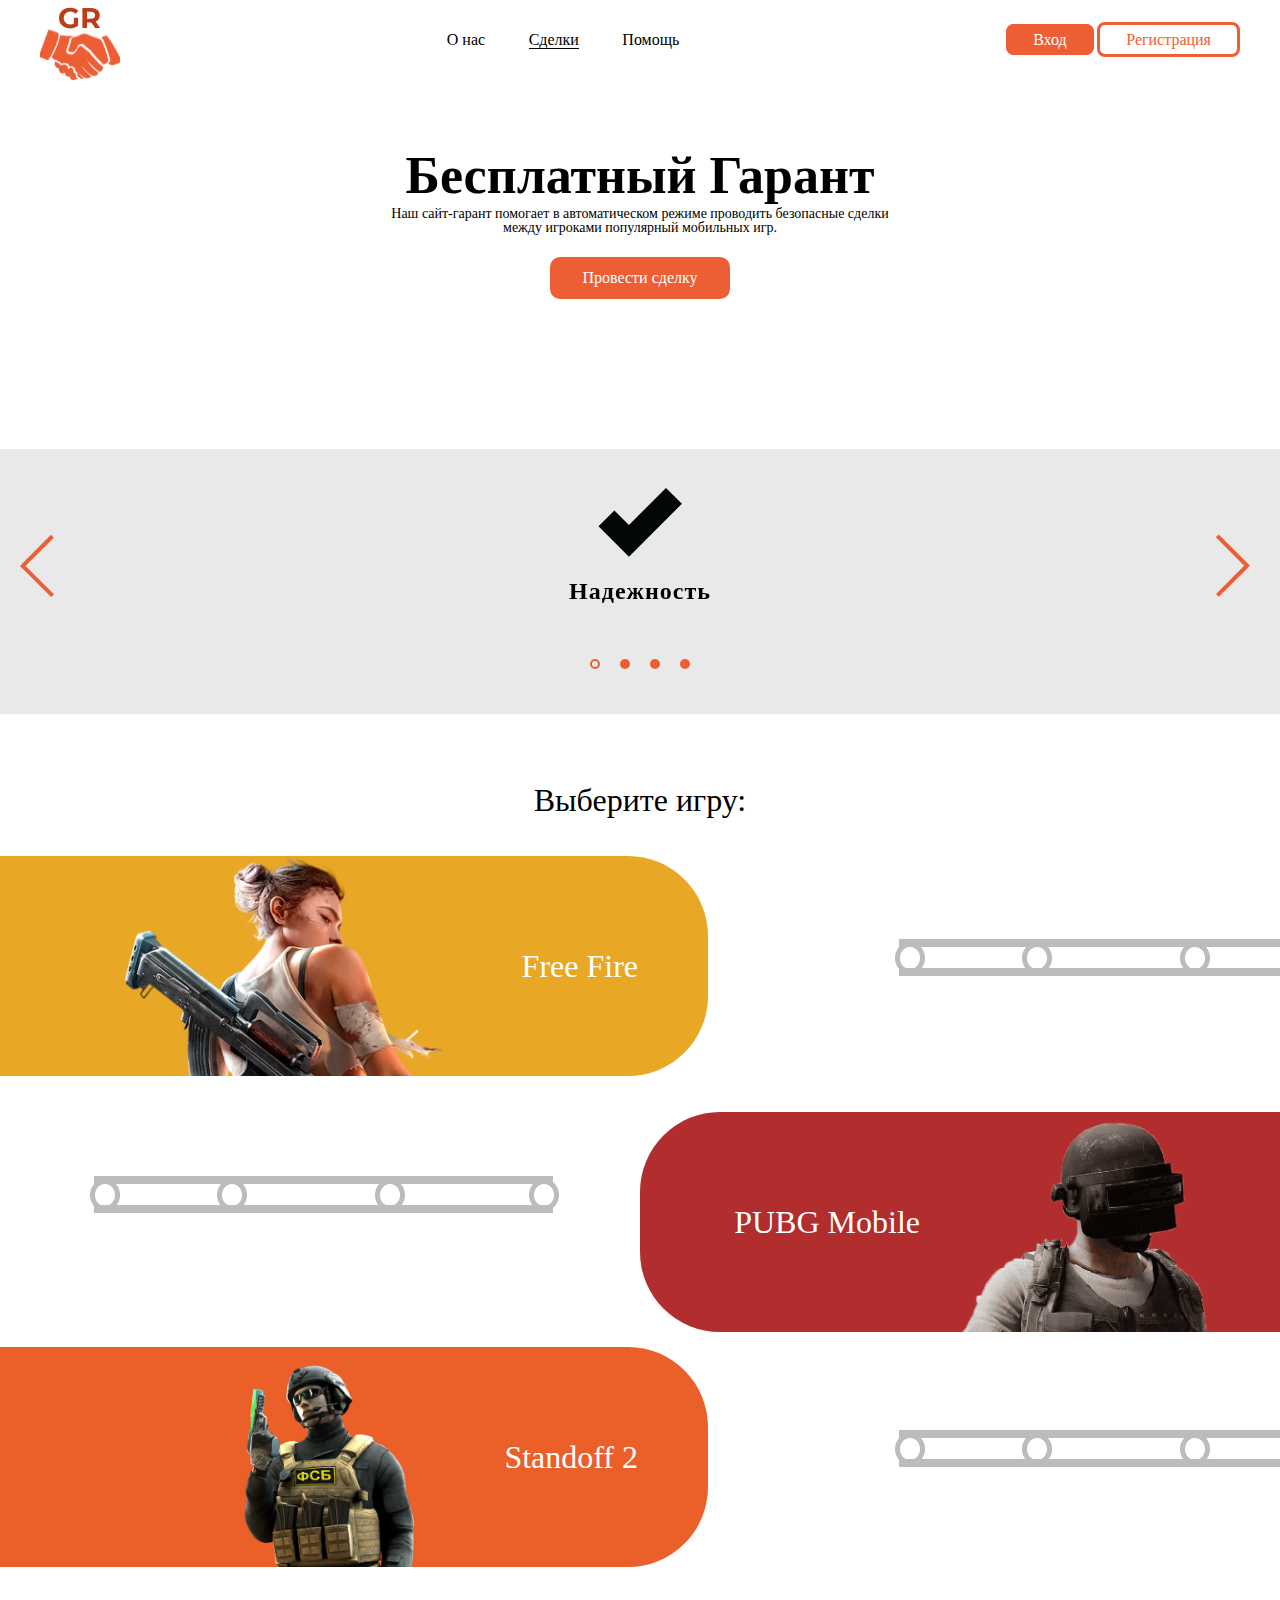
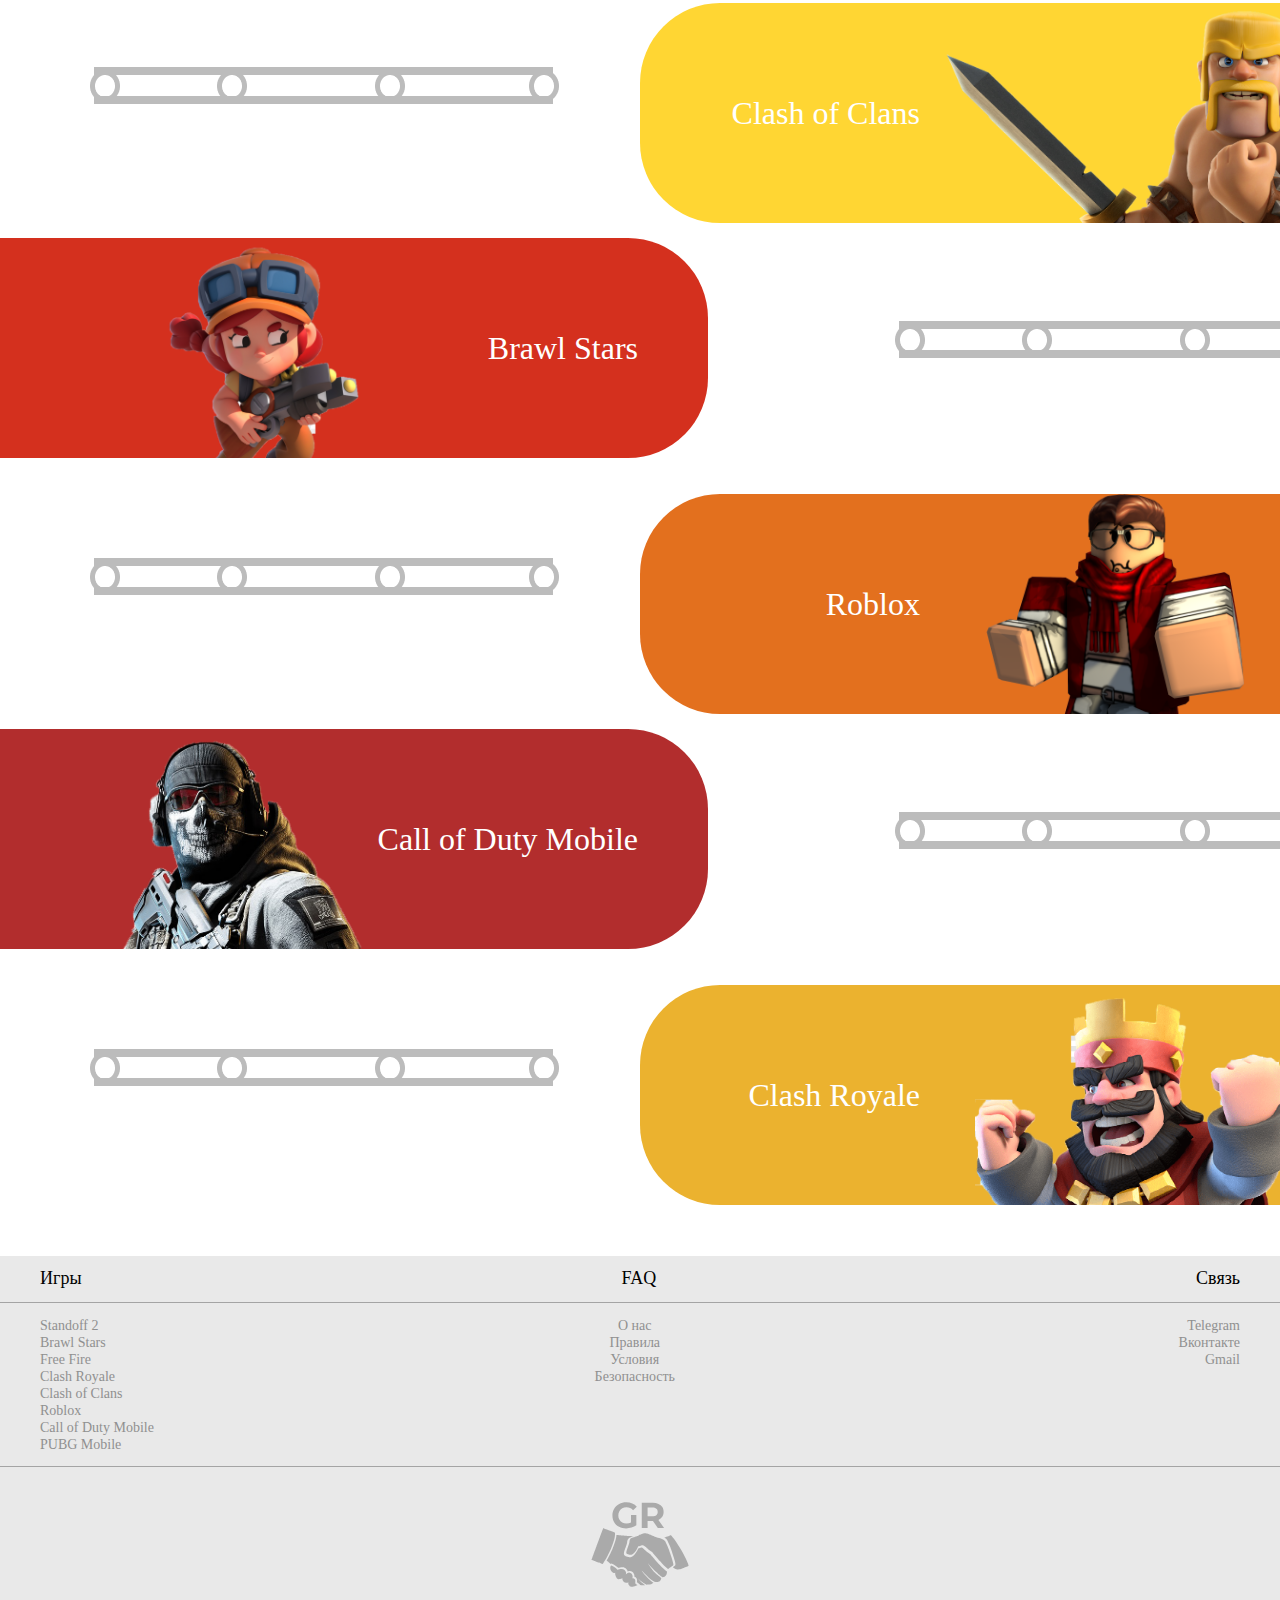
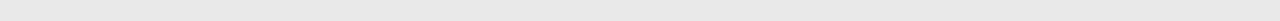
<file: index.html>
<!-- Сообщаем браузеру как стоит обрабатывать эту страницу -->
<!DOCTYPE html>
<!-- Оболочка документа, указываем язык содержимого -->
<html lang="ru">
	<!-- Заголовок страницы, контейнер для других важных данных (не отображается) -->
	<head>																								
		<!-- Заголовок страницы в браузере -->
		<title>Freelance</title>
		<!-- Подключаем CSS -->
		<link rel="stylesheet" href="css/style.css" />
		<meta name="viewport" content="width=device-width, initial-scale=1.0">
		<!-- Кодировка страницы -->
		<meta http-equiv="Content-type" content="text/html;charset=UTF-8" />
	</head>
	<!-- Отображаемое тело страницы -->
	<body>
		<div class="wrapper">
			<header class="header">
				<div class="container">
					<div class="header__body">
						<div class="header__logo">
							<img class="logo__item"src="images/header/logo.svg" alt="">
						</div>
						<nav class="header__nav nav">
							<div class="nav__body">
								<a href="../html/about_us.html" class="nav__item about_active">О нас</a>
								<a href="index.html" class="nav__item mobile_none offers_active">Сделки</a>
								<a href="../html/feedback.html" class="nav__item help_active">Помощь</a>
							</div>
						</nav>
						<div class="header__bottons bottons">
							<div class="bottons__body">
								<a href="#" class="bottons__item bi1">Вход</a>
								<a href="#" class="bottons__item mobile_none bi2">Регистрация</a>
							</div>
						</div>
					</div>
				</div>
			</header>
			<main class="content">
				<section class="intro">
					<div class="container">
						<div class="intro__body">
							<div class="intro__name">
								<div class="intro__title">Бесплатный Гарант</div>
								<div class="intro__subtitle">Наш сайт-гарант помогает в автоматическом режиме проводить безопасные сделки между игроками популярный мобильных игр.</div>
								<div class="intro__botton">
									<a href="#inv__obj" class="intro__botton_text">Провести сделку</a>
								</div>
							</div>
						</div>
					</div>
				</section>
				<section class="slider__wrapper">
					<div id="inv__obj"class="inv__obj"></div>
					<!--Контент-->
					<div class="slider">
						<div class="slider__item">
							 <img class="slider__image" src="images/slider/1.svg" alt="">
							 <p>Надежность</p>
						</div>
						<div class="slider__item">
							 <img class="slider__image" src="images/slider/2.svg" alt="">
							 <p>Скорость</p>
						</div>
						<div class="slider__item">
							 <img class="slider__image" src="images/slider/3.svg" alt="">
							 <p>Безопасность</p>
						</div>
						<div class="slider__item">
							 <img class="slider__image" src="images/slider/4.svg" alt="">
							 <p>Гарантия</p>
						</div>
					</div>	
				</section>
				<section class="games">
					<div class="games__title">Выберите игру:
					</div>
					<div class="cards">
						<div class="bb">
							<div class="card__obl">
								<div class="card__item">
									<a href="#pupop" class="">
										<div id="color_freefire" class="rectangle left">
											<div class="card__text left">Free Fire</div>
											<div class="games__image free_right">
												<img src="images/games/1.png" alt="">
											</div>
										</div>
									</a>
								</div>
								<img class="line left" src="images/games/line.png" alt="">
							</div>
							<div class="card__obl">
								<img class="line right" src="images/games/line.png" alt="">
								<div class="card__item">
									<a href="#pupop" class="">
										<div id="color_pubg" class="rectangle right">
											<div class="card__text right">PUBG Mobile</div>
											<div class="games__image pubg_right">
												<img src="images/games/3.png" alt="">
											</div>
										</div>
									</a>
								</div>	
							</div>
						</div>
						<div class="bb vv">
							<div class="card__obl">
								<div class="card__item">
									<a href="#pupop" class="">
										<div id="color_standoff" class="rectangle left">
											<div class="card__text left">Standoff 2</div>
											<div class="games__image standoff_right">
												<img src="images/games/4.png" alt="">
											</div>
										</div>
									</a>
								</div>
								<img class="line left" src="images/games/line.png" alt="">
							</div>
							<div class="card__obl">
								<img class="line right" src="images/games/line.png" alt="">
								<div class="card__item">
									<a href="#pupop" class="">
										<div id="color_clans" class="rectangle right">
											<div class="card__text right">Clash of Clans</div>
											<div class="games__image clans_right">
												<img src="images/games/5.png" alt="">
											</div>
										</div>
									</a>
								</div>	
							</div>
						</div>
						<div class="bb ss">
							<div class="card__obl">
								<div class="card__item">
									<a href="#pupop" class="">
										<div id="color_brawl" class="rectangle left">
											<div class="card__text left">Brawl Stars</div>
											<div class="games__image brawl">
												<img src="images/games/2.png" alt="">
											</div>
										</div>
									</a>
								</div>
								<img class="line left" src="images/games/line.png" alt="">
							</div>
							<div class="card__obl">
								<img class="line right" src="images/games/line.png" alt="">
								<div class="card__item">
									<a href="#pupop" class="">
										<div id="color_roblox" class="rectangle right">
											<div class="card__text right roblox_right ">Roblox</div>
											<div class="games__image roblox">
												<img src="images/games/8.png" alt="">
											</div>
										</div>
									</a>
								</div>	
							</div>
						</div>
						<div class="bb qq">
							<div class="card__obl">
								<div class="card__item">
									<a href="#pupop" class="">
										<div id="color_call" class="rectangle left">
											<div class="card__text left call">Call of Duty Mobile</div>
											<div class="games__image cal">
												<img src="images/games/7.png" alt="">
											</div>
										</div>
									</a>
								</div>
								<img class="line left" src="images/games/line.png" alt="">
							</div>
							<div class="card__obl">
								<img class="line right" src="images/games/line.png" alt="">
								<div class="card__item">
									<a href="#pupop" class="">
										<div id="color_royale" class="rectangle right">
											<div class="card__text right">Clash Royale</div>
											<div class="games__image royale">
												<img src="images/games/6.png" alt="">
											</div>
										</div>
									</a>
								</div>	
							</div>
						</div>
					</div>
				</section>				
			</main>
			<footer class="footer">
				<div class="container">
					<div class="footer__body">
						<div class="footer__title">
							<div class="footer__title_item">Игры</div>
							<div class="footer__title_item">FAQ</div>
							<div class="footer__title_item">Связь</div>
						</div>
						<div class="footer__sections">
							<div class="footer__row">
								<div class="footer__column">
									<a href="#" class="footer__column_item">Standoff 2</a>
									<a href="#" class="footer__column_item">Brawl Stars</a>
									<a href="#" class="footer__column_item">Free Fire</a>
									<a href="#" class="footer__column_item">Clash Royale</a>
									<a href="#" class="footer__column_item">Clash of Clans</a>
									<a href="#" class="footer__column_item">Roblox</a>
									<a href="#" class="footer__column_item">Call of Duty Mobile</a>
									<a href="#" class="footer__column_item">PUBG Mobile</a>
								</div>
								<div class="footer__column center">
									<a href="#" class="footer__column_item">О нас</a>
									<a href="#" class="footer__column_item">Правила</a>
									<a href="#" class="footer__column_item">Условия</a>
									<a href="#" class="footer__column_item">Безопасность</a>
								</div>
								<div class="footer__column right">
									<a href="#" class="footer__column_item">Telegram</a>
									<a href="#" class="footer__column_item">Вконтакте</a>
									<a href="#" class="footer__column_item">Gmail</a>
								</div>
							</div>
						</div>
						<div class="footer__image">
							<img class="footer__image_item"src="images/header/logo_grey.svg" alt="">
						</div>
					</div>
				<div class="footer__line"></div>
				<div class="footer__line bottom"></div>
				</div>
			</footer>
			<div id="pupop"class="popup">
				<a href="#inv__obj" class=""><div class="popup__area"></div></a>
				<div class="popup__body">
					<div class="popup__title">Выберите свою роль в сделке:</div>
					<div class="popup__subtitle">Другой участник сделки должен выбрать противоположную роль</div>
					<div class="popup__bottons">
						<a class="popup__item" href="#">Продавец</a>
						<a class="popup__item" href="../html/preloading.html">Покупатель</a>
					</div>
				</div>
				<a class="popup__close" href="#inv__obj">X</a>			
			</div>
		</div>
		<script src="https://code.jquery.com/jquery-3.6.0.min.js"></script>
		<script src="js/slick.min.js"></script>
		<script src="js/slider.js"></script>
	</body>
</html>
</file>
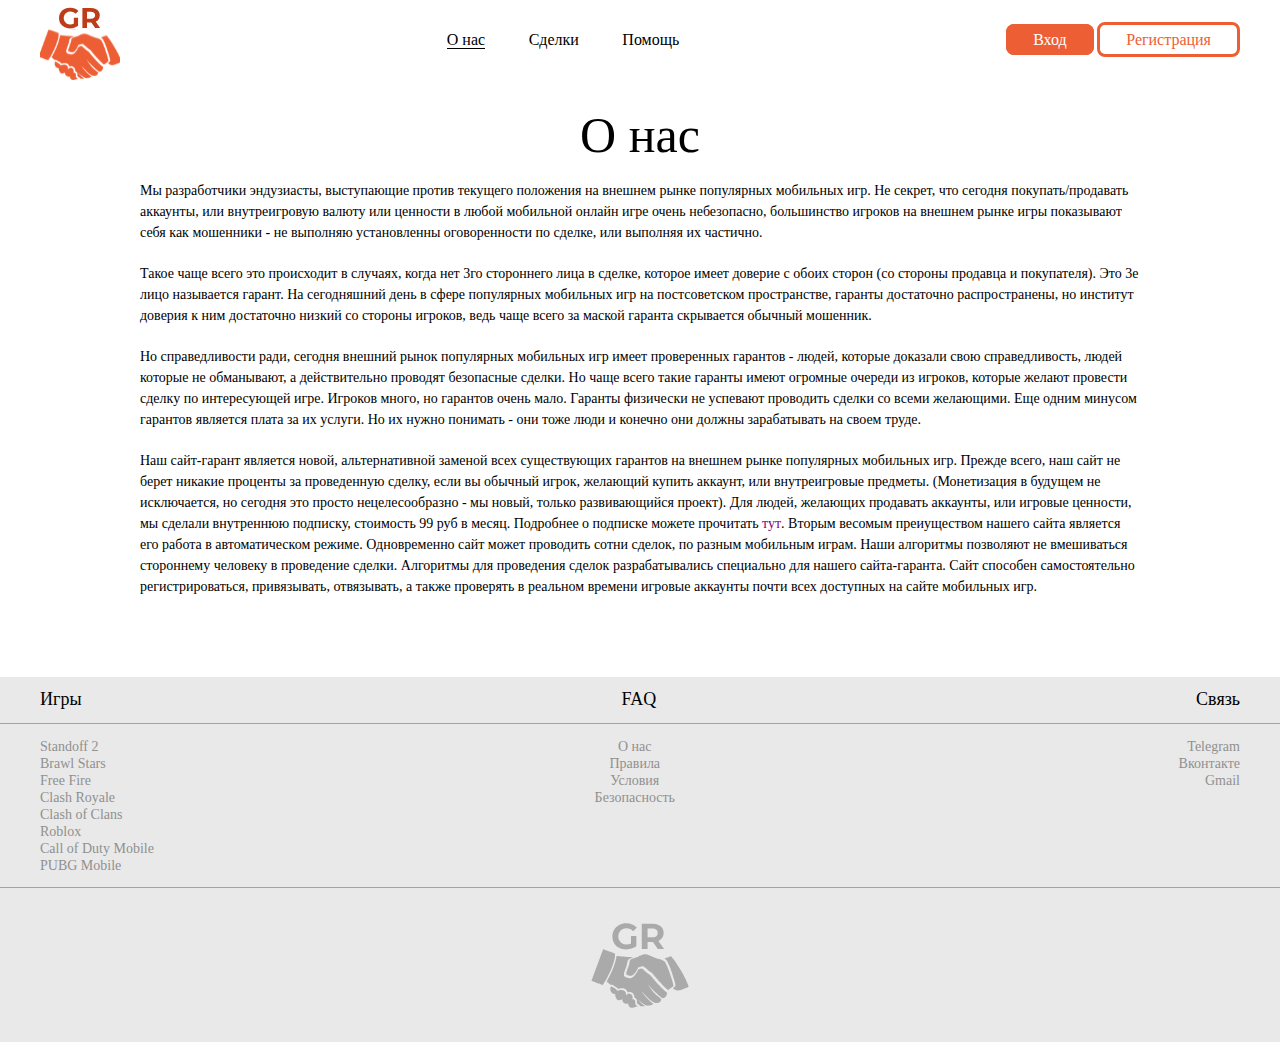
<file: html/about_us.html>
<!-- Сообщаем браузеру как стоит обрабатывать эту страницу -->
<!DOCTYPE html>
<!-- Оболочка документа, указываем язык содержимого -->
<html lang="ru">
	<!-- Заголовок страницы, контейнер для других важных данных (не отображается) -->
	<head>																								
		<!-- Заголовок страницы в браузере -->
		<title>Freelance</title>
		<!-- Подключаем CSS -->
		<link rel="stylesheet" href="../css/about_us.css" />
		<meta name="viewport" content="width=device-width, initial-scale=1.0">
		<!-- Кодировка страницы -->
		<meta http-equiv="Content-type" content="text/html;charset=UTF-8" />
	</head>
	<!-- Отображаемое тело страницы -->
	<body>
		<div class="wrapper">
			<header class="header">
				<div class="container">
					<div class="header__body">
						<div class="header__logo">
							<img class="logo__item"src="../../images/header/logo.svg" alt="">
						</div>
						<nav class="header__nav nav">
							<div class="nav__body">
								<a href="about_us.html" class="nav__item about_active">О нас</a>
								<a href="../index.html" class="nav__item mobile_none offers_active">Сделки</a>
								<a href="feedback.html" class="nav__item help_active">Помощь</a>
							</div>
						</nav>
						<div class="header__bottons bottons">
							<div class="bottons__body">
								<a href="#" class="bottons__item bi1">Вход</a>
								<a href="#" class="bottons__item mobile_none bi2">Регистрация</a>
							</div>
						</div>
					</div>
				</div>
			</header>
			<main class="content">
				<section class="info">
					<div class="container_info">
						<div class="info__title">О нас</div>
						<div class="info__text">
							<p>Мы разработчики эндузиасты, выступающие против текущего положения на внешнем рынке популярных мобильных игр. Не секрет, что сегодня покупать/продавать аккаунты, или внутреигровую валюту или ценности 
							в любой мобильной онлайн игре очень небезопасно, большинство игроков на внешнем рынке игры показывают себя как мошенники - не выполняю установленны	оговоренности по сделке, или выполняя их частично. </p>
							<p>Такое чаще всего это происходит в случаях, когда нет 3го стороннего лица в сделке, которое имеет доверие с обоих сторон (со стороны продавца и покупателя). Это 3е лицо называется гарант. На сегодняшний день в сфере популярных мобильных игр на постсоветском пространстве, гаранты достаточно распространены, но институт доверия к ним достаточно низкий со стороны игроков, ведь чаще всего за маской гаранта скрывается обычный мошенник.</p>
							<p>
							Но справедливости ради, сегодня внешний рынок популярных мобильных игр имеет проверенных гарантов - людей, которые доказали свою справедливость, людей которые не обманывают, а действительно проводят безопасные сделки. Но чаще всего такие гаранты имеют огромные очереди из игроков, которые желают провести сделку по интересующей игре. Игроков много, но гарантов очень мало. Гаранты физически не успевают проводить сделки со всеми желающими. Еще одним минусом гарантов является плата за их услуги.
							Но их нужно понимать - они тоже люди и конечно они должны зарабатывать на своем труде.</p>
							<p>Наш сайт-гарант является новой, альтернативной заменой всех существующих гарантов на внешнем рынке популярных мобильных игр. Прежде всего, наш сайт не берет никакие проценты за проведенную сделку, если вы обычный игрок, желающий купить аккаунт, или внутреигровые предметы. (Монетизация в будущем не исключается, но сегодня это просто нецелесообразно - мы новый, только развивающийся проект). Для людей, желающих продавать аккаунты, или игровые ценности, мы сделали внутреннюю подписку, стоимость 99 руб в месяц. Подробнее о подписке можете прочитать <a href="#">тут</a>.
							Вторым весомым преиуществом нашего сайта является его работа в автоматическом режиме. Одновременно сайт может проводить сотни сделок, по разным мобильным играм. Наши алгоритмы позволяют не вмешиваться стороннему человеку в проведение сделки. Алгоритмы для проведения сделок разрабатывались специально для нашего сайта-гаранта. Сайт способен самостоятельно регистрироваться, привязывать, отвязывать, а также проверять в реальном времени игровые аккаунты почти всех доступных на сайте мобильных игр. </p>
						</div>
					</div>
				</section>
			</main>
			<footer class="footer">
				<div class="container">
					<div class="footer__body">
						<div class="footer__title">
							<div class="footer__title_item">Игры</div>
							<div class="footer__title_item">FAQ</div>
							<div class="footer__title_item">Связь</div>
						</div>
						<div class="footer__sections">
							<div class="footer__row">
								<div class="footer__column">
									<a href="#" class="footer__column_item">Standoff 2</a>
									<a href="#" class="footer__column_item">Brawl Stars</a>
									<a href="#" class="footer__column_item">Free Fire</a>
									<a href="#" class="footer__column_item">Clash Royale</a>
									<a href="#" class="footer__column_item">Clash of Clans</a>
									<a href="#" class="footer__column_item">Roblox</a>
									<a href="#" class="footer__column_item">Call of Duty Mobile</a>
									<a href="#" class="footer__column_item">PUBG Mobile</a>
								</div>
								<div class="footer__column center">
									<a href="#" class="footer__column_item">О нас</a>
									<a href="#" class="footer__column_item">Правила</a>
									<a href="#" class="footer__column_item">Условия</a>
									<a href="#" class="footer__column_item">Безопасность</a>
								</div>
								<div class="footer__column right">
									<a href="#" class="footer__column_item">Telegram</a>
									<a href="#" class="footer__column_item">Вконтакте</a>
									<a href="#" class="footer__column_item">Gmail</a>
								</div>
							</div>
						</div>
						<div class="footer__image">
							<img class="footer__image_item"src="../images/header/logo_grey.svg" alt="">
						</div>
					</div>
				<div class="footer__line"></div>
				<div class="footer__line bottom"></div>
				</div>
			</footer>		</div>
	</body>
</html>
</file>
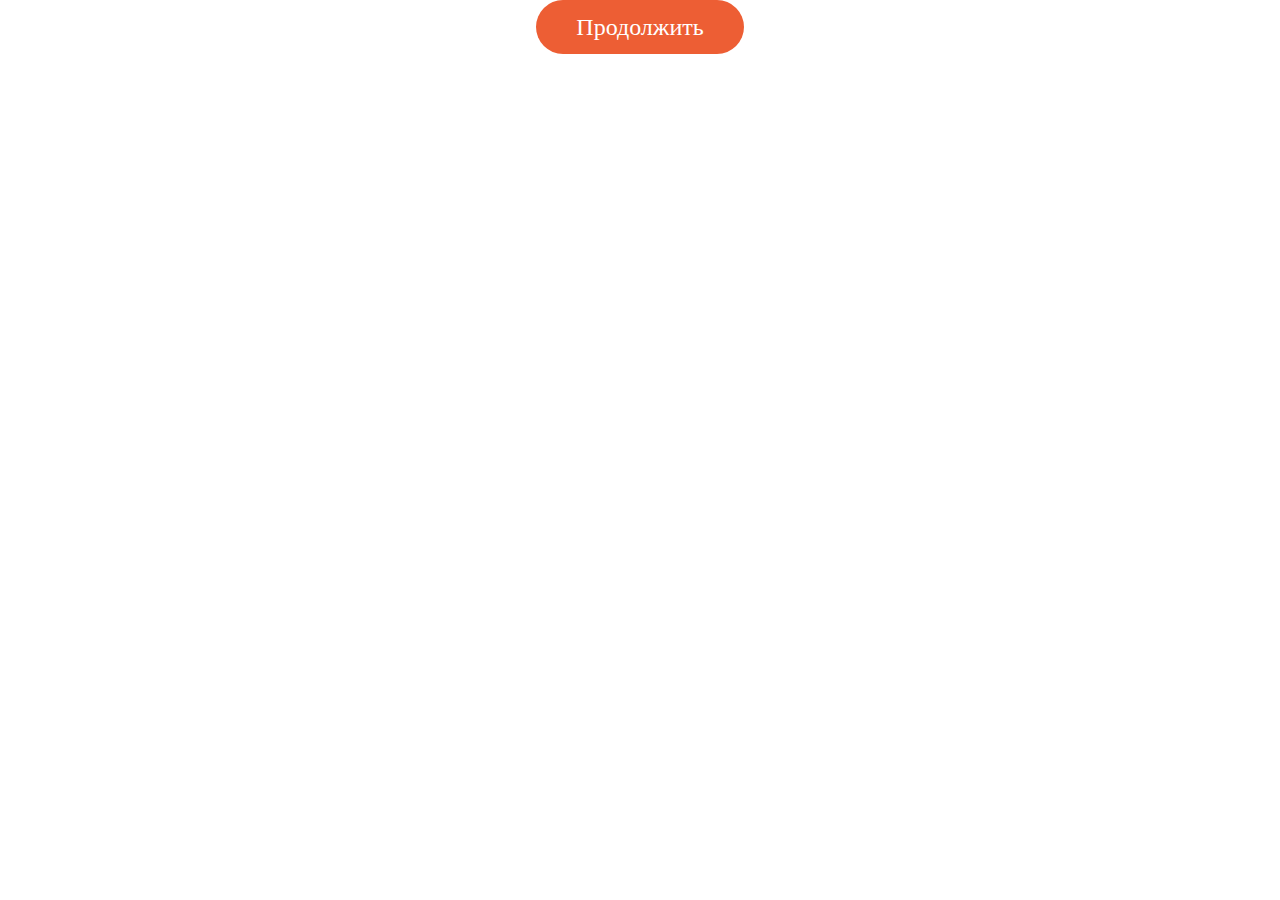
<file: html/botton.html>
<!-- Сообщаем браузеру как стоит обрабатывать эту страницу -->
<!DOCTYPE html>
<!-- Оболочка документа, указываем язык содержимого -->
<html lang="ru">
	<!-- Заголовок страницы, контейнер для других важных данных (не отображается) -->
	<head>																								
		<!-- Заголовок страницы в браузере -->
		<title>Freelance</title>
		<!-- Подключаем CSS -->
		<link rel="stylesheet" href="../css/botton.css" />
		<meta name="viewport" content="width=device-width, initial-scale=1.0">
		<!-- Кодировка страницы -->
		<meta http-equiv="Content-type" content="text/html;charset=UTF-8" />
	</head>
	<!-- Отображаемое тело страницы -->
	<body>
		<div class="intro__botton">
			<a href="#">Продолжить</a>
		</div>
	</body>
</html>
</file>
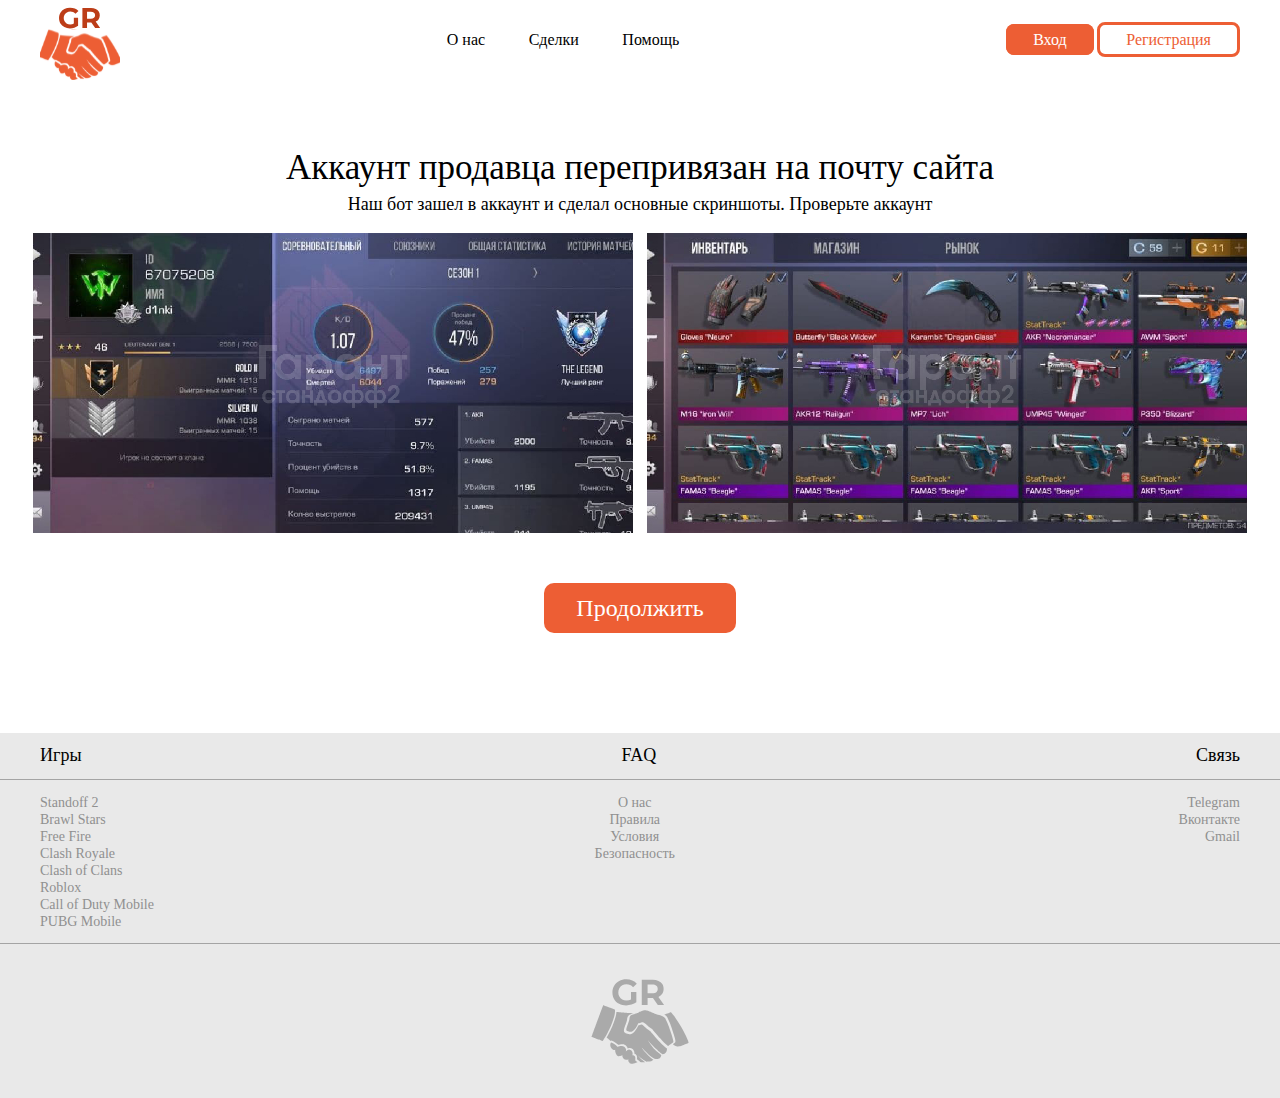
<file: html/check.html>
<!-- Сообщаем браузеру как стоит обрабатывать эту страницу -->
<!DOCTYPE html>
<!-- Оболочка документа, указываем язык содержимого -->
<html lang="ru">
	<!-- Заголовок страницы, контейнер для других важных данных (не отображается) -->
	<head>																								
		<!-- Заголовок страницы в браузере -->
		<title>Freelance</title>
		<!-- Подключаем CSS -->
		<link rel="stylesheet" href="../css/check.css" />
		<meta name="viewport" content="width=device-width, initial-scale=1.0">
		<!-- Кодировка страницы -->
		<meta http-equiv="Content-type" content="text/html;charset=UTF-8" />
	</head>
	<!-- Отображаемое тело страницы -->
	<body>
		<div class="wrapper">
			<header class="header">
				<div class="container">
					<div class="header__body">
						<div class="header__logo">
							<img class="logo__item"src="../../images/header/logo.svg" alt="">
						</div>
						<nav class="header__nav nav">
							<div class="nav__body">
								<a href="about_us.html" class="nav__item about_active">О нас</a>
								<a href="../index.html" class="nav__item mobile_none offers_active">Сделки</a>
								<a href="feedback.html" class="nav__item help_active">Помощь</a>
							</div>
						</nav>
						<div class="header__bottons bottons">
							<div class="bottons__body">
								<a href="#" class="bottons__item bi1">Вход</a>
								<a href="#" class="bottons__item mobile_none bi2">Регистрация</a>
							</div>
						</div>
					</div>
				</div>
			</header>
			<main class="content">
				<section class="intro">
					<div class="container">
						<div class="intro__body">
							<div class="intro__title">Аккаунт продавца перепривязан на почту сайта</div>
							<div class="intro__subtitle">Наш бот зашел в аккаунт и сделал основные скриншоты. Проверьте аккаунт</div>
							<div class="intro__image image">
								<div class="image__item">
									<a href="#img_popup1"><img src="../images/check/standoff2/1.jpg" alt=""></a>
								</div>
								<div class="image__item">
									<a href="#img_popup2"><img src="../images/check/standoff2/2.jpg" alt=""></a>
								</div>
							</div>
						</div>
						<div class="intro__botton">
							<a class="intro__botton_text" href="#popup">Продолжить</a>
						</div>
					</div>
				</section>
			</main>
			<footer class="footer">
				<div class="container">
					<div class="footer__body">
						<div class="footer__title">
							<div class="footer__title_item">Игры</div>
							<div class="footer__title_item">FAQ</div>
							<div class="footer__title_item">Связь</div>
						</div>
						<div class="footer__sections">
							<div class="footer__row">
								<div class="footer__column">
									<a href="#" class="footer__column_item">Standoff 2</a>
									<a href="#" class="footer__column_item">Brawl Stars</a>
									<a href="#" class="footer__column_item">Free Fire</a>
									<a href="#" class="footer__column_item">Clash Royale</a>
									<a href="#" class="footer__column_item">Clash of Clans</a>
									<a href="#" class="footer__column_item">Roblox</a>
									<a href="#" class="footer__column_item">Call of Duty Mobile</a>
									<a href="#" class="footer__column_item">PUBG Mobile</a>
								</div>
								<div class="footer__column center">
									<a href="#" class="footer__column_item">О нас</a>
									<a href="#" class="footer__column_item">Правила</a>
									<a href="#" class="footer__column_item">Условия</a>
									<a href="#" class="footer__column_item">Безопасность</a>
								</div>
								<div class="footer__column right">
									<a href="#" class="footer__column_item">Telegram</a>
									<a href="#" class="footer__column_item">Вконтакте</a>
									<a href="#" class="footer__column_item">Gmail</a>
								</div>
							</div>
						</div>
						<div class="footer__image">
							<img class="footer__image_item"src="../images/header/logo_grey.svg" alt="">
						</div>
					</div>
				<div class="footer__line"></div>
				<div class="footer__line bottom"></div>
				</div>
			</footer>			
			<div id="img_popup1" class="img_popup">
				<a href="#" class=""><div class="popup__area"></div></a>
				<div class="img_popup__body">
					<div class="img_popup__image">
						<img id="img_popup__img1" src="../images/check/standoff2/1.jpg" alt="">
					</div>
				</div>
				<a class="popup__close" href="#inv__obj">X</a>	
			</div>

			<div id="img_popup2" class="img_popup">
				<a href="#" class=""><div class="popup__area"></div></a>
				<div class="img_popup__body">
					<div class="img_popup__image">
						<img id="img_popup__img2" src="../images/check/standoff2/2.jpg" alt="">
					</div>
				</div>
				<a class="popup__close" href="#inv__obj">X</a>	
			</div>
			<div id="popup"class="popup">
				<a href="#inv__obj" class=""><div class="popup__area"></div></a>
				<div class="popup__body">
					<div class="popup__title">Аккаунт перепривязан на почту и номер нашего сайта</div>
					<div class="popup__subtitle">После оплаты аккаунта, вы получите данные аккаунта, перепривяжите его на свою почту, измените пароль. Все приходящие для проверки безопасности смс, коды и прочее, будут высылаться вам автоматически. После перепривязки аккаунта на вашу почту и номер телефона, сделка на сайте будет автоматически закрыта, а продавец получит оплату за аккаунт</div>
					<div class="popup__bottons">
						<a class="popup__item" href="oplata.html">Перейти к оплате</a>
					</div>
				</div>
				<a class="popup__close" href="#">X</a>			
			</div>
		</div>
	</body>
</html>
</file>
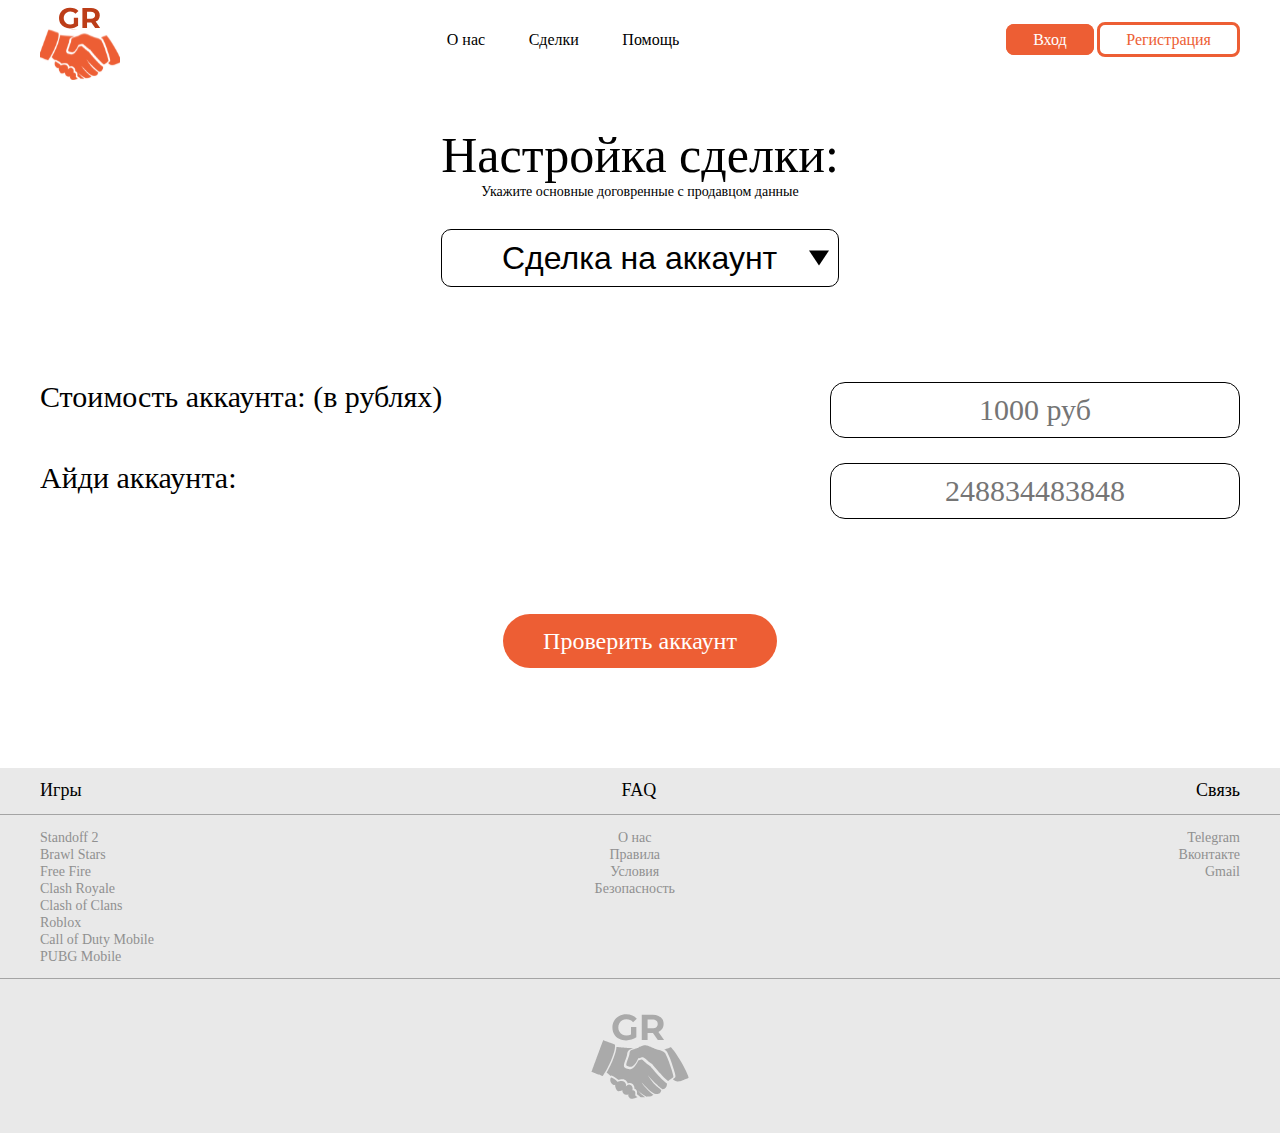
<file: html/data.html>
<!-- Сообщаем браузеру как стоит обрабатывать эту страницу -->
<!DOCTYPE html>
<!-- Оболочка документа, указываем язык содержимого -->
<html lang="ru">
	<!-- Заголовок страницы, контейнер для других важных данных (не отображается) -->
	<head>																								
		<!-- Заголовок страницы в браузере -->
		<title>FreelanceFor</title>
		<!-- Подключаем CSS -->
		<link rel="stylesheet" href="../css/data.css" />
		<meta name="viewport" content="width=device-width, initial-scale=1.0">
		<!-- Кодировка страницы -->
		<meta http-equiv="Content-type" content="text/html;charset=UTF-8" />
	</head>
	<!-- Отображаемое тело страницы -->
<html>
	<body>
		<div class="wrapper">
			<header class="header">
				<div class="container">
					<div class="header__body">
						<div class="header__logo">
							<img class="logo__item"src="../../images/header/logo.svg" alt="">
						</div>
						<nav class="header__nav nav">
							<div class="nav__body">
								<a href="about_us.html" class="nav__item about_active">О нас</a>
								<a href="../index.html" class="nav__item mobile_none offers_active">Сделки</a>
								<a href="feedback.html" class="nav__item help_active">Помощь</a>
							</div>
						</nav>
						<div class="header__bottons bottons">
							<div class="bottons__body">
								<a href="#" class="bottons__item bi1">Вход</a>
								<a href="#" class="bottons__item mobile_none bi2">Регистрация</a>
							</div>
						</div>
					</div>
				</div>
			</header>
			<main class="content">
				<div class="intro">
					<div class="container">
						<div class="intro__wrap">
							<div class="intro__body">
								<div class="intro__title">Настройка сделки:</div>
								<div class="intro__subtitle">Укажите основные договренные с продавцом данные</div>
								<div class="intro__select">
									<select name="choose" id="choose" class="choose">
										<option selected value="opt1">Сделка на аккаунт</option>
										<option value="opt2">Сделка на голду</option>
									</select>
								</div>
								<div class="intro__sections">
									<section class="options opt1">
										<div class="intro__value value is-active">
											<div class="value__row">
												<div class="value__text">Стоимость аккаунта: (в рублях)</div>
												<input class="value__input" type="number" min="0" placeholder="1000 руб">
											</div>
											<div class="value__row">
												<div class="value__text">Айди аккаунта:</div>
												<input class="value__input" type="text" placeholder="248834483848">
											</div>
										</div>
											
									</section>
									<section class="options opt2">
										<div class="intro__value value is-active">
											<div class="value__row">
												<div class="value__text">Кол-во золота(голды):</div>
												<input id="sum" class="value__input" type="text" placeholder="500 G">
											</div>
											<div class="value__row">
												<div class="value__text">Договоренная стоимость (в рублях):</div>
												<input class="value__input" type="text" placeholder="250 руб">
											</div>
										</div>
									</section>
								</div>
							</div>
							<div id="input-botton" class="intro__botton">
								<a href="loading1.html">Проверить аккаунт</a>
							</div>
						</div>
					</div>
				</div>
			</main>
			<footer class="footer">
				<div class="container">
					<div class="footer__body">
						<div class="footer__title">
							<div class="footer__title_item">Игры</div>
							<div class="footer__title_item">FAQ</div>
							<div class="footer__title_item">Связь</div>
						</div>
						<div class="footer__sections">
							<div class="footer__row">
								<div class="footer__column">
									<a href="#" class="footer__column_item">Standoff 2</a>
									<a href="#" class="footer__column_item">Brawl Stars</a>
									<a href="#" class="footer__column_item">Free Fire</a>
									<a href="#" class="footer__column_item">Clash Royale</a>
									<a href="#" class="footer__column_item">Clash of Clans</a>
									<a href="#" class="footer__column_item">Roblox</a>
									<a href="#" class="footer__column_item">Call of Duty Mobile</a>
									<a href="#" class="footer__column_item">PUBG Mobile</a>
								</div>
								<div class="footer__column center">
									<a href="#" class="footer__column_item">О нас</a>
									<a href="#" class="footer__column_item">Правила</a>
									<a href="#" class="footer__column_item">Условия</a>
									<a href="#" class="footer__column_item">Безопасность</a>
								</div>
								<div class="footer__column right">
									<a href="#" class="footer__column_item">Telegram</a>
									<a href="#" class="footer__column_item">Вконтакте</a>
									<a href="#" class="footer__column_item">Gmail</a>
								</div>
							</div>
						</div>
						<div class="footer__image">
							<img class="footer__image_item"src="../images/header/logo_grey.svg" alt="">
						</div>
					</div>
				<div class="footer__line"></div>
				<div class="footer__line bottom"></div>
				</div>
			</footer>		</div>
		<script src="../js/input__data.js"></script>
		<script src="../js/data.js"></script>
		
	</body>
</html>
</file>
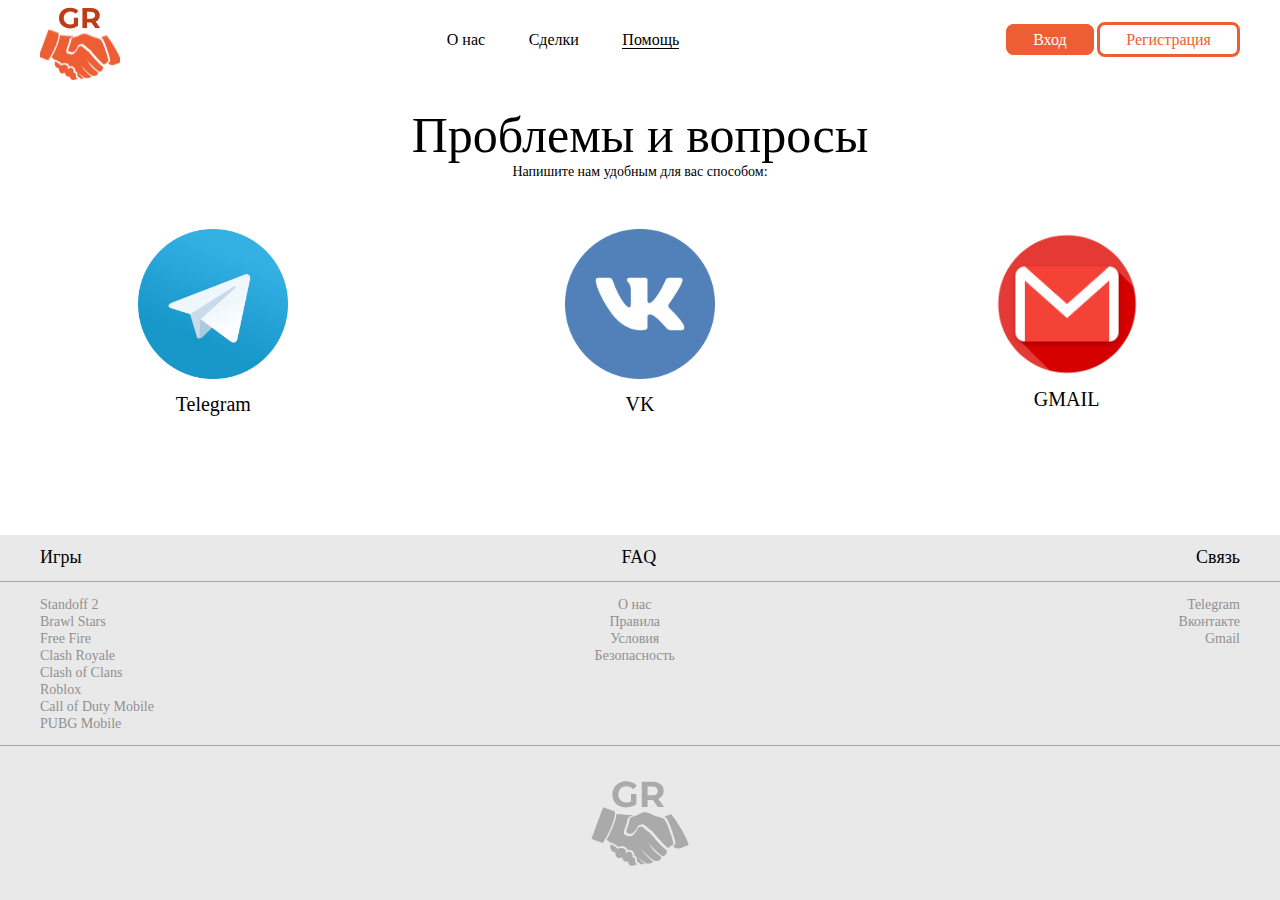
<file: html/feedback.html>
<!-- Сообщаем браузеру как стоит обрабатывать эту страницу -->
<!DOCTYPE html>
<!-- Оболочка документа, указываем язык содержимого -->
<html lang="ru">
	<!-- Заголовок страницы, контейнер для других важных данных (не отображается) -->
	<head>																								
		<!-- Заголовок страницы в браузере -->
		<title>Freelance</title>
		<!-- Подключаем CSS -->
		<link rel="stylesheet" href="../css/feedback.css" />
		<meta name="viewport" content="width=device-width, initial-scale=1.0">
		<!-- Кодировка страницы -->
		<meta http-equiv="Content-type" content="text/html;charset=UTF-8" />
	</head>
	<!-- Отображаемое тело страницы -->
	<body>
		<div class="wrapper">
			<header class="header">
				<div class="container">
					<div class="header__body">
						<div class="header__logo">
							<img class="logo__item"src="../../images/header/logo.svg" alt="">
						</div>
						<nav class="header__nav nav">
							<div class="nav__body">
								<a href="about_us.html" class="nav__item about_active">О нас</a>
								<a href="../index.html" class="nav__item mobile_none offers_active">Сделки</a>
								<a href="feedback.html" class="nav__item help_active">Помощь</a>
							</div>
						</nav>
						<div class="header__bottons bottons">
							<div class="bottons__body">
								<a href="#" class="bottons__item bi1">Вход</a>
								<a href="#" class="bottons__item mobile_none bi2">Регистрация</a>
							</div>
						</div>
					</div>
				</div>
			</header>
			<main class="content">
				<section class="intro">
					<div class="intro__body main">
						<div class="main__title">Проблемы и вопросы</div>
						<div class="main__subtitle">Напишите нам удобным для вас способом:</div>
						<div class="main__feedback feedback">
							<div class="feedback__row">
								<div class="feedback__column">
									<a href="#link" class="image__link">
										<img src="../images/feedback/tg.png" alt="" class="feedback__image">
									</a>
									<a href="#link" class="feedback__name">Telegram</a>
								</div>
								<div class="feedback__column">
									<a href="#link" class="image__link">
										<img src="../images/feedback/vk.png" alt="" class="feedback__image">
									</a>
									<a href="#link" class="feedback__name">VK</a>
								</div>
								<div class="feedback__column">
									<a href="mailto:mirnoyf@gmail.com" class="image__link">
										<img src="../images/feedback/gmail.png" alt="" class="feedback__image">
									</a>
									<a href="mailto:mirnoyf@gmail.com" class="feedback__name gmail">GMAIL</a>
								</div>
							</div>
						</div>
					</div>
				</section>
			</main>
			<footer class="footer">
				<div class="container">
					<div class="footer__body">
						<div class="footer__title">
							<div class="footer__title_item">Игры</div>
							<div class="footer__title_item">FAQ</div>
							<div class="footer__title_item">Связь</div>
						</div>
						<div class="footer__sections">
							<div class="footer__row">
								<div class="footer__column">
									<a href="#" class="footer__column_item">Standoff 2</a>
									<a href="#" class="footer__column_item">Brawl Stars</a>
									<a href="#" class="footer__column_item">Free Fire</a>
									<a href="#" class="footer__column_item">Clash Royale</a>
									<a href="#" class="footer__column_item">Clash of Clans</a>
									<a href="#" class="footer__column_item">Roblox</a>
									<a href="#" class="footer__column_item">Call of Duty Mobile</a>
									<a href="#" class="footer__column_item">PUBG Mobile</a>
								</div>
								<div class="footer__column center">
									<a href="#" class="footer__column_item">О нас</a>
									<a href="#" class="footer__column_item">Правила</a>
									<a href="#" class="footer__column_item">Условия</a>
									<a href="#" class="footer__column_item">Безопасность</a>
								</div>
								<div class="footer__column right">
									<a href="#" class="footer__column_item">Telegram</a>
									<a href="#" class="footer__column_item">Вконтакте</a>
									<a href="#" class="footer__column_item">Gmail</a>
								</div>
							</div>
						</div>
						<div class="footer__image">
							<img class="footer__image_item"src="../images/header/logo_grey.svg" alt="">
						</div>
					</div>
				<div class="footer__line"></div>
				<div class="footer__line bottom"></div>
				</div>
			</footer>		</div>
	</body>
</html>
</file>
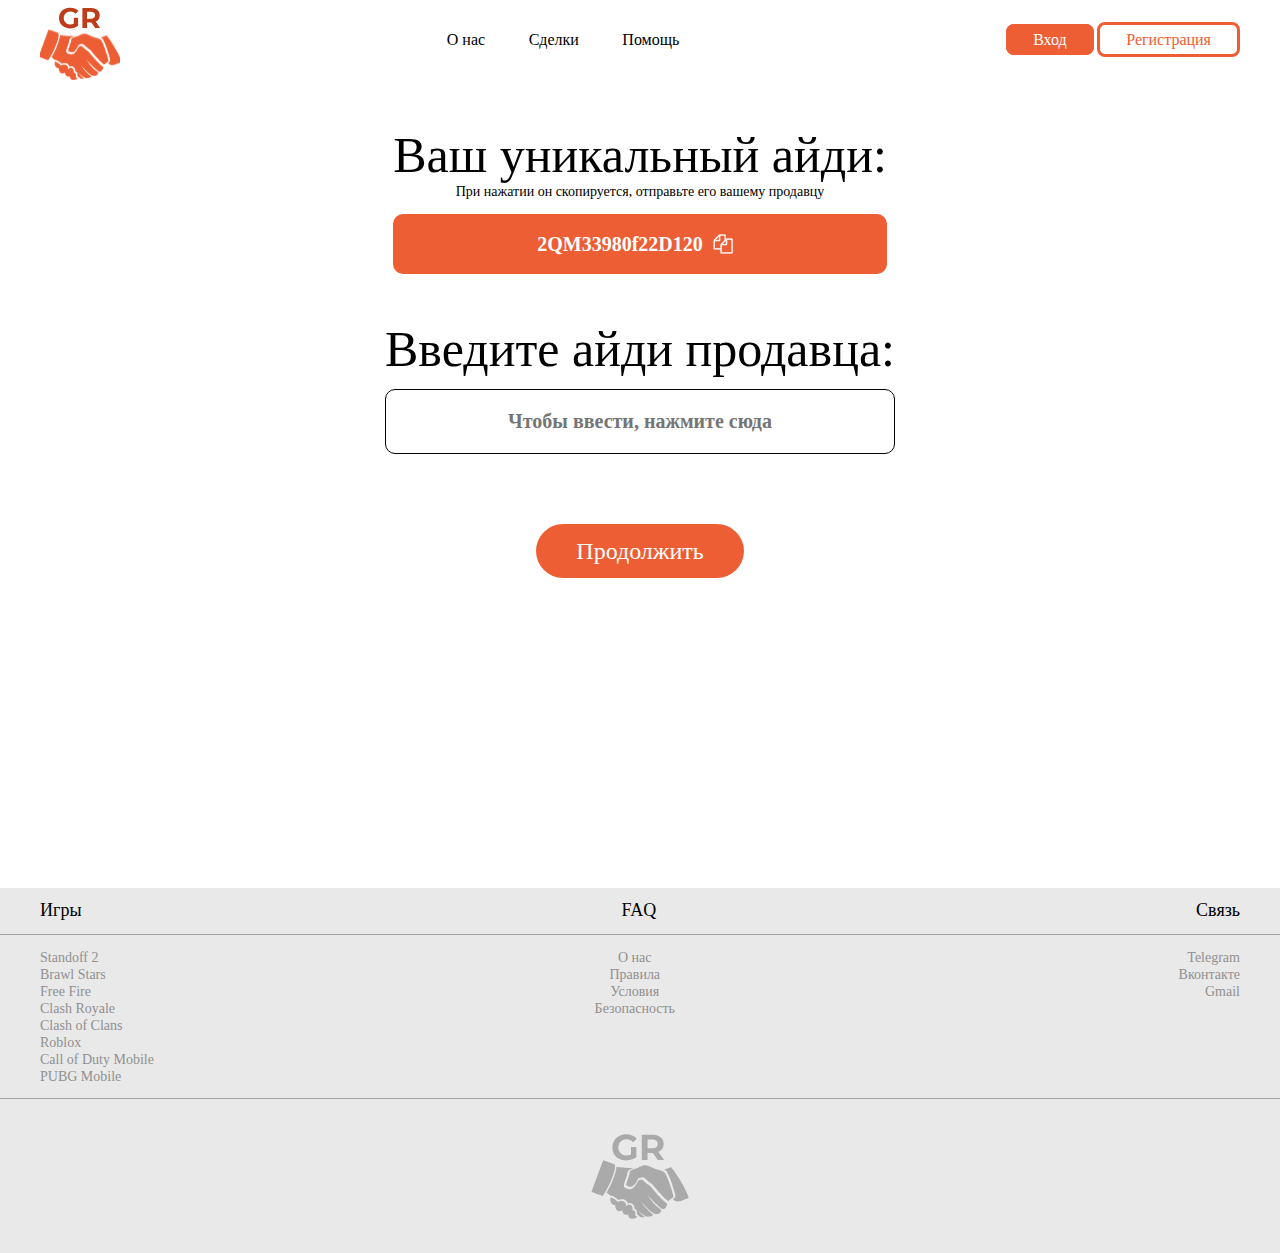
<file: html/id_security.html>
<!-- Сообщаем браузеру как стоит обрабатывать эту страницу -->
<!DOCTYPE html>
<!-- Оболочка документа, указываем язык содержимого -->
<html lang="ru">
	<!-- Заголовок страницы, контейнер для других важных данных (не отображается) -->
	<head>																								
		<!-- Заголовок страницы в браузере -->
		<title>FreelanceFor</title>
		<!-- Подключаем CSS -->
		<link rel="stylesheet" href="../css/id_security.css" />
		<meta name="viewport" content="width=device-width, initial-scale=1.0">
		<!-- Кодировка страницы -->
		<meta http-equiv="Content-type" content="text/html;charset=UTF-8" />
	</head>
	<!-- Отображаемое тело страницы -->
<html>
	<body>
		<div class="wrapper">
			<header class="header">
				<div class="container">
					<div class="header__body">
						<div class="header__logo">
							<img class="logo__item"src="../../images/header/logo.svg" alt="">
						</div>
						<nav class="header__nav nav">
							<div class="nav__body">
								<a href="about_us.html" class="nav__item about_active">О нас</a>
								<a href="../index.html" class="nav__item mobile_none offers_active">Сделки</a>
								<a href="feedback.html" class="nav__item help_active">Помощь</a>
							</div>
						</nav>
						<div class="header__bottons bottons">
							<div class="bottons__body">
								<a href="#" class="bottons__item bi1">Вход</a>
								<a href="#" class="bottons__item mobile_none bi2">Регистрация</a>
							</div>
						</div>
					</div>
				</div>
			</header>
			<main class="content">
				<div class="intro">
					<div class="container">
						<div class="intro__wrap">
							<div class="intro__body">
								<div class="intro__column column">
									<div class="column__title">Ваш уникальный айди:</div>
									<div class="column__subtitle">При нажатии он скопируется, отправьте его вашему продавцу</div>
									<div class="column__body orange">
										<div class='column__id' id="explay" onClick="copyText(this)">
											2QM33980f22D120
										</div>
										<div class="link">
											<img class='intro__copy-image'src="../images/offers/copy.png" alt="">
									  </div>
								  </div>
								</div>
							</div>
							<div class="intro__body2">
								<div class="intro__column column">
									<div class="column__title t2">Введите айди продавца:</div>
									<div class="column__body">
										<input type="text" class="column__input" placeholder="Чтобы ввести, нажмите сюда">
								  </div>
								</div>
							</div>
							<div class="intro__botton">
								<a href="data.html">Продолжить</a>
							</div>
						</div>
					</div>
				</div>
			</main>
			<footer class="footer">
				<div class="container">
					<div class="footer__body">
						<div class="footer__title">
							<div class="footer__title_item">Игры</div>
							<div class="footer__title_item">FAQ</div>
							<div class="footer__title_item">Связь</div>
						</div>
						<div class="footer__sections">
							<div class="footer__row">
								<div class="footer__column">
									<a href="#" class="footer__column_item">Standoff 2</a>
									<a href="#" class="footer__column_item">Brawl Stars</a>
									<a href="#" class="footer__column_item">Free Fire</a>
									<a href="#" class="footer__column_item">Clash Royale</a>
									<a href="#" class="footer__column_item">Clash of Clans</a>
									<a href="#" class="footer__column_item">Roblox</a>
									<a href="#" class="footer__column_item">Call of Duty Mobile</a>
									<a href="#" class="footer__column_item">PUBG Mobile</a>
								</div>
								<div class="footer__column center">
									<a href="#" class="footer__column_item">О нас</a>
									<a href="#" class="footer__column_item">Правила</a>
									<a href="#" class="footer__column_item">Условия</a>
									<a href="#" class="footer__column_item">Безопасность</a>
								</div>
								<div class="footer__column right">
									<a href="#" class="footer__column_item">Telegram</a>
									<a href="#" class="footer__column_item">Вконтакте</a>
									<a href="#" class="footer__column_item">Gmail</a>
								</div>
							</div>
						</div>
						<div class="footer__image">
							<img class="footer__image_item"src="../images/header/logo_grey.svg" alt="">
						</div>
					</div>
				<div class="footer__line"></div>
				<div class="footer__line bottom"></div>
				</div>
			</footer>		</div>
		<script src="../js/id_security.js"></script>
	</body>
</html>
</file>
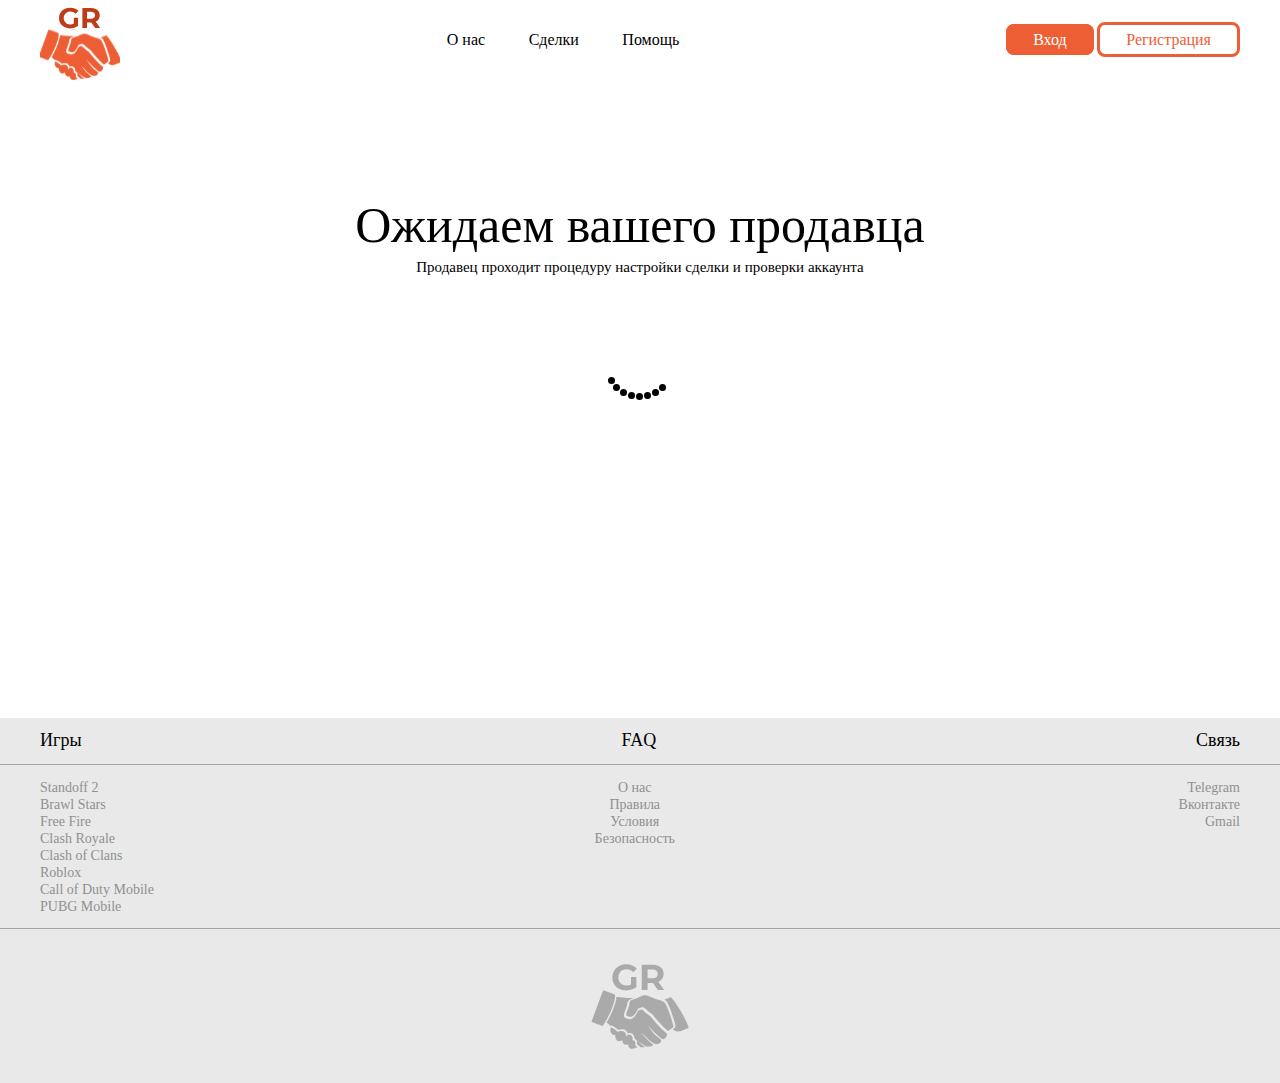
<file: html/loading1.html>
<!-- Сообщаем браузеру как стоит обрабатывать эту страницу -->
<!DOCTYPE html>
<!-- Оболочка документа, указываем язык содержимого -->
<html lang="ru">
	<!-- Заголовок страницы, контейнер для других важных данных (не отображается) -->
	<head>																								
		<!-- Заголовок страницы в браузере -->
		<title>FreelanceFor</title>
		<!-- Подключаем CSS -->
		<link rel="stylesheet" href="../css/loading1.css" />
		<meta name="viewport" content="width=device-width, initial-scale=1.0">
		<!-- Кодировка страницы -->
		<meta http-equiv="Content-type" content="text/html;charset=UTF-8" />
	</head>
	<!-- Отображаемое тело страницы -->
<html>
	<body>
		<div class="wrapper">
			<header class="header">
				<div class="container">
					<div class="header__body">
						<div class="header__logo">
							<img class="logo__item"src="../../images/header/logo.svg" alt="">
						</div>
						<nav class="header__nav nav">
							<div class="nav__body">
								<a href="about_us.html" class="nav__item about_active">О нас</a>
								<a href="../index.html" class="nav__item mobile_none offers_active">Сделки</a>
								<a href="feedback.html" class="nav__item help_active">Помощь</a>
							</div>
						</nav>
						<div class="header__bottons bottons">
							<div class="bottons__body">
								<a href="#" class="bottons__item bi1">Вход</a>
								<a href="#" class="bottons__item mobile_none bi2">Регистрация</a>
							</div>
						</div>
					</div>
				</div>
			</header>
			<main class="content">
				<div class="intro">
					<div class="container">
						<div class="intro__body off">
							<div class="intro__title">Продавец подтвердил, что аккаунт его</div>
							<div class="intro__subtitle">Теперь, можно начать перепривязку аккаунта. Нажмите на кнопку ниже</div>
							<div class="intro__botton">
								<a href="loading2.html">Подтвердить</a>
							</div>
						</div>
						<div class="intro__body1">
							<div class="intro__title">Ожидаем вашего продавца</div>
							<div class="intro__subtitle">Продавец проходит процедуру настройки сделки и проверки аккаунта</div>
							<div class="preloader">
								<div class="lds-roller"><div></div><div></div><div></div><div></div><div></div><div></div><div></div><div></div></div>
							</div>
						</div>
						
					</div>
				</div>
			</main>
			<footer class="footer">
				<div class="container">
					<div class="footer__body">
						<div class="footer__title">
							<div class="footer__title_item">Игры</div>
							<div class="footer__title_item">FAQ</div>
							<div class="footer__title_item">Связь</div>
						</div>
						<div class="footer__sections">
							<div class="footer__row">
								<div class="footer__column">
									<a href="#" class="footer__column_item">Standoff 2</a>
									<a href="#" class="footer__column_item">Brawl Stars</a>
									<a href="#" class="footer__column_item">Free Fire</a>
									<a href="#" class="footer__column_item">Clash Royale</a>
									<a href="#" class="footer__column_item">Clash of Clans</a>
									<a href="#" class="footer__column_item">Roblox</a>
									<a href="#" class="footer__column_item">Call of Duty Mobile</a>
									<a href="#" class="footer__column_item">PUBG Mobile</a>
								</div>
								<div class="footer__column center">
									<a href="#" class="footer__column_item">О нас</a>
									<a href="#" class="footer__column_item">Правила</a>
									<a href="#" class="footer__column_item">Условия</a>
									<a href="#" class="footer__column_item">Безопасность</a>
								</div>
								<div class="footer__column right">
									<a href="#" class="footer__column_item">Telegram</a>
									<a href="#" class="footer__column_item">Вконтакте</a>
									<a href="#" class="footer__column_item">Gmail</a>
								</div>
							</div>
						</div>
						<div class="footer__image">
							<img class="footer__image_item"src="../images/header/logo_grey.svg" alt="">
						</div>
					</div>
				<div class="footer__line"></div>
				<div class="footer__line bottom"></div>
				</div>
			</footer>		</div>
		<script src="../js/loading1.js"></script>
	</body>
</html>
</file>
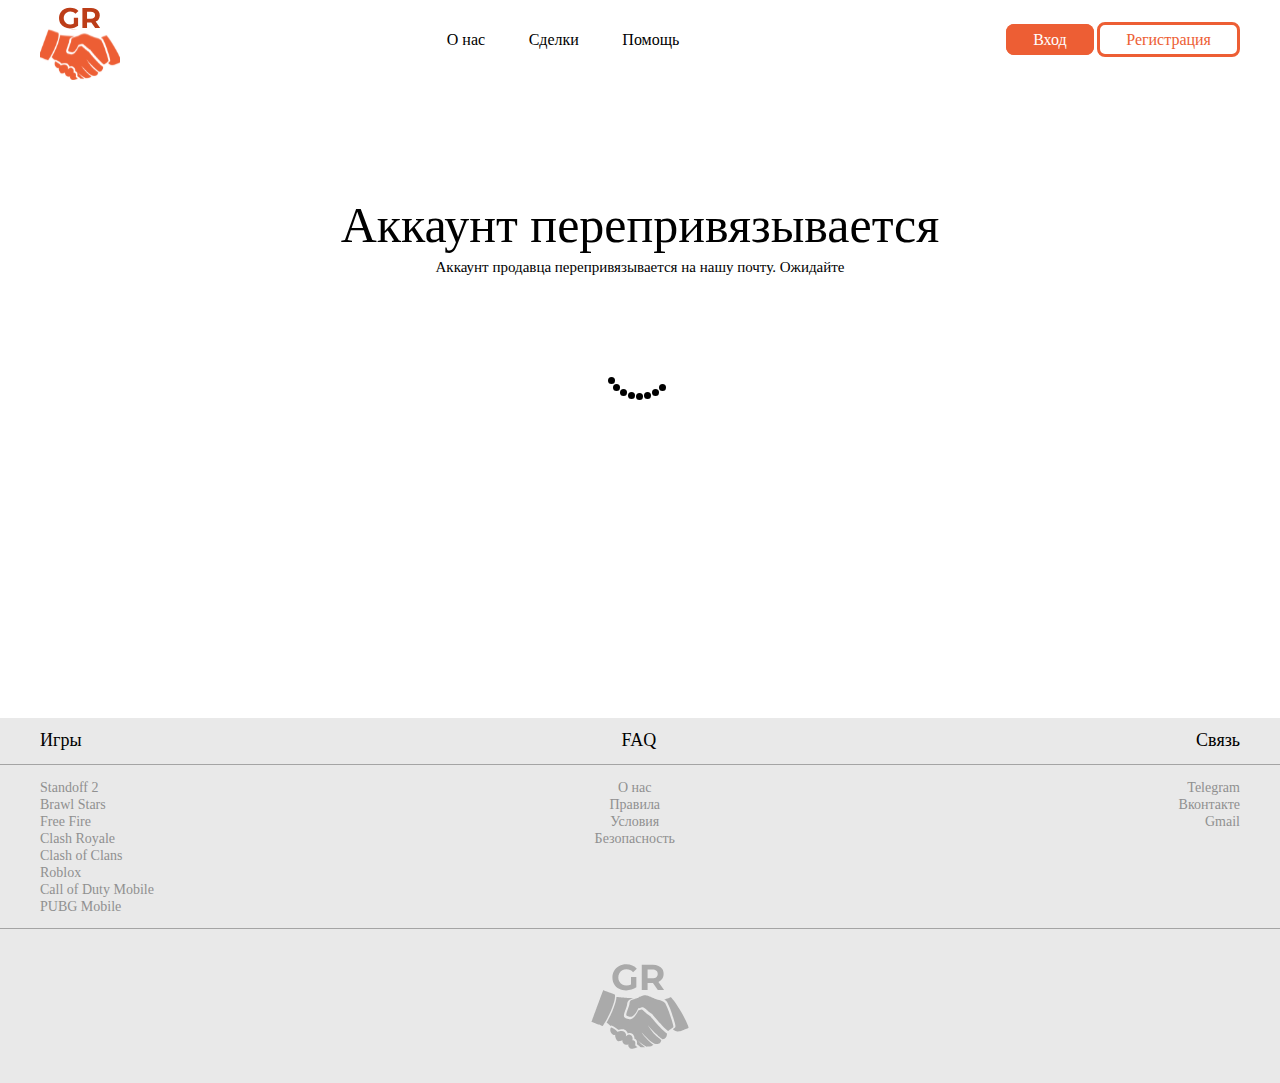
<file: html/loading2.html>
<!-- Сообщаем браузеру как стоит обрабатывать эту страницу -->
<!DOCTYPE html>
<!-- Оболочка документа, указываем язык содержимого -->
<html lang="ru">
	<!-- Заголовок страницы, контейнер для других важных данных (не отображается) -->
	<head>																								
		<!-- Заголовок страницы в браузере -->
		<title>FreelanceFor</title>
		<!-- Подключаем CSS -->
		<link rel="stylesheet" href="../css/preloading.css" />
		<meta name="viewport" content="width=device-width, initial-scale=1.0">
		<!-- Кодировка страницы -->
		<meta http-equiv="Content-type" content="text/html;charset=UTF-8" />
	</head>
	<!-- Отображаемое тело страницы -->
<html>
	<body>
		<div class="wrapper">
			<header class="header">
				<div class="container">
					<div class="header__body">
						<div class="header__logo">
							<img class="logo__item"src="../../images/header/logo.svg" alt="">
						</div>
						<nav class="header__nav nav">
							<div class="nav__body">
								<a href="about_us.html" class="nav__item about_active">О нас</a>
								<a href="../index.html" class="nav__item mobile_none offers_active">Сделки</a>
								<a href="feedback.html" class="nav__item help_active">Помощь</a>
							</div>
						</nav>
						<div class="header__bottons bottons">
							<div class="bottons__body">
								<a href="#" class="bottons__item bi1">Вход</a>
								<a href="#" class="bottons__item mobile_none bi2">Регистрация</a>
							</div>
						</div>
					</div>
				</div>
			</header>
			<main class="content">
				<div class="intro">
					<div class="container">
						<div class="intro__body1">
							<div class="intro__title">Аккаунт перепривязывается</div>
							<div class="intro__subtitle">Аккаунт продавца перепривязывается на нашу почту. Ожидайте</div>
							<div class="preloader">
								<div class="lds-roller"><div></div><div></div><div></div><div></div><div></div><div></div><div></div><div></div></div>
							</div>
						</div>
					</div>
				</div>
			</main>
			<footer class="footer">
				<div class="container">
					<div class="footer__body">
						<div class="footer__title">
							<div class="footer__title_item">Игры</div>
							<div class="footer__title_item">FAQ</div>
							<div class="footer__title_item">Связь</div>
						</div>
						<div class="footer__sections">
							<div class="footer__row">
								<div class="footer__column">
									<a href="#" class="footer__column_item">Standoff 2</a>
									<a href="#" class="footer__column_item">Brawl Stars</a>
									<a href="#" class="footer__column_item">Free Fire</a>
									<a href="#" class="footer__column_item">Clash Royale</a>
									<a href="#" class="footer__column_item">Clash of Clans</a>
									<a href="#" class="footer__column_item">Roblox</a>
									<a href="#" class="footer__column_item">Call of Duty Mobile</a>
									<a href="#" class="footer__column_item">PUBG Mobile</a>
								</div>
								<div class="footer__column center">
									<a href="#" class="footer__column_item">О нас</a>
									<a href="#" class="footer__column_item">Правила</a>
									<a href="#" class="footer__column_item">Условия</a>
									<a href="#" class="footer__column_item">Безопасность</a>
								</div>
								<div class="footer__column right">
									<a href="#" class="footer__column_item">Telegram</a>
									<a href="#" class="footer__column_item">Вконтакте</a>
									<a href="#" class="footer__column_item">Gmail</a>
								</div>
							</div>
						</div>
						<div class="footer__image">
							<img class="footer__image_item"src="../images/header/logo_grey.svg" alt="">
						</div>
					</div>
				<div class="footer__line"></div>
				<div class="footer__line bottom"></div>
				</div>
			</footer>		</div>
		<script src="../js/loading2.js"></script>
	</body>
</html>
</file>
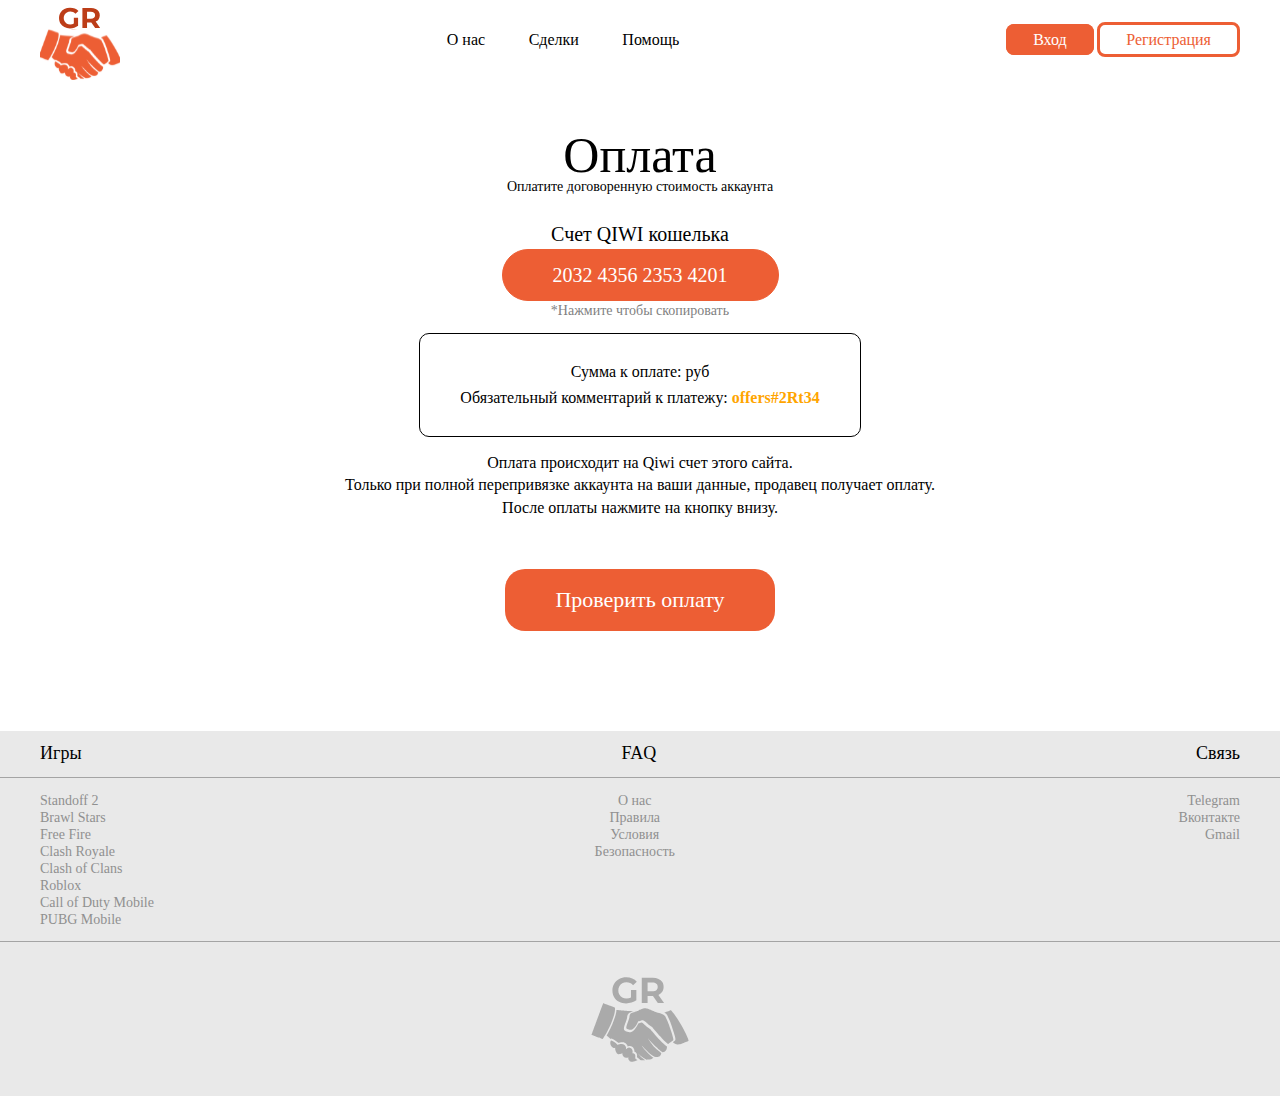
<file: html/oplata.html>
<!-- Сообщаем браузеру как стоит обрабатывать эту страницу -->
<!DOCTYPE html>
<!-- Оболочка документа, указываем язык содержимого -->
<html lang="ru">
	<!-- Заголовок страницы, контейнер для других важных данных (не отображается) -->
	<head>																								
		<!-- Заголовок страницы в браузере -->
		<title>Freelance</title>
		<!-- Подключаем CSS -->
		<link rel="stylesheet" href="../css/oplata.css" />
		<meta name="viewport" content="width=device-width, initial-scale=1.0">
		<!-- Кодировка страницы -->
		<meta http-equiv="Content-type" content="text/html;charset=UTF-8" />
	</head>
	<!-- Отображаемое тело страницы -->
	<body>
		<div class="wrapper">
			<header class="header">
				<div class="container">
					<div class="header__body">
						<div class="header__logo">
							<img class="logo__item"src="../../images/header/logo.svg" alt="">
						</div>
						<nav class="header__nav nav">
							<div class="nav__body">
								<a href="about_us.html" class="nav__item about_active">О нас</a>
								<a href="../index.html" class="nav__item mobile_none offers_active">Сделки</a>
								<a href="feedback.html" class="nav__item help_active">Помощь</a>
							</div>
						</nav>
						<div class="header__bottons bottons">
							<div class="bottons__body">
								<a href="#" class="bottons__item bi1">Вход</a>
								<a href="#" class="bottons__item mobile_none bi2">Регистрация</a>
							</div>
						</div>
					</div>
				</div>
			</header>
			<main class="content">
				<section class="intro">
					<div class="intro__body">
						<div class="intro__name">
							<div class="intro__title">Оплата</div>
							<div class="intro__subtitle">Оплатите договоренную стоимость аккаунта</div>
						</div>
						<div class="intro__qiwi-card">
							<div class="qiwi-card__title">Счет QIWI кошелька</div>
							<div class="qiwi-card__card" onClick="copyText(this)">2032 4356 2353 4201</div>
							<div class="qiwi-card__help">*Нажмите чтобы скопировать</div>
						</div>
						<div class="intro__discript discript">
							<div class="discript__border">
								<div class="border__body">
									<div class="money-count">Сумма к оплате:
										<span class="intro__inner-text"></span>
										<span>руб</span>
									</div>
									<div class="money-comm">
										Обязательный комментарий к платежу: <span onClick="copyText(this)">offers#2Rt34</span>
									</div>
								</div>
							</div>
							<div class="discript__text">
								<p>Оплата происходит на Qiwi счет этого сайта.</p>
								<p>Только при полной перепривязке аккаунта на ваши данные, продавец получает оплату.</p>
								<p>После оплаты нажмите на кнопку внизу.</p>
							</div>
						</div>
						<div class="intro__botton">
							<a href="#" class="intro__botton_text">Проверить оплату</a>
						</div>
					</div>
				</section>
			</main>
			<footer class="footer">
				<div class="container">
					<div class="footer__body">
						<div class="footer__title">
							<div class="footer__title_item">Игры</div>
							<div class="footer__title_item">FAQ</div>
							<div class="footer__title_item">Связь</div>
						</div>
						<div class="footer__sections">
							<div class="footer__row">
								<div class="footer__column">
									<a href="#" class="footer__column_item">Standoff 2</a>
									<a href="#" class="footer__column_item">Brawl Stars</a>
									<a href="#" class="footer__column_item">Free Fire</a>
									<a href="#" class="footer__column_item">Clash Royale</a>
									<a href="#" class="footer__column_item">Clash of Clans</a>
									<a href="#" class="footer__column_item">Roblox</a>
									<a href="#" class="footer__column_item">Call of Duty Mobile</a>
									<a href="#" class="footer__column_item">PUBG Mobile</a>
								</div>
								<div class="footer__column center">
									<a href="#" class="footer__column_item">О нас</a>
									<a href="#" class="footer__column_item">Правила</a>
									<a href="#" class="footer__column_item">Условия</a>
									<a href="#" class="footer__column_item">Безопасность</a>
								</div>
								<div class="footer__column right">
									<a href="#" class="footer__column_item">Telegram</a>
									<a href="#" class="footer__column_item">Вконтакте</a>
									<a href="#" class="footer__column_item">Gmail</a>
								</div>
							</div>
						</div>
						<div class="footer__image">
							<img class="footer__image_item"src="../images/header/logo_grey.svg" alt="">
						</div>
					</div>
				<div class="footer__line"></div>
				<div class="footer__line bottom"></div>
				</div>
			</footer>		</div>
		<script src="../js/id_security.js"></script>
		<script src="../js/oplata.js"></script>
	</body>
</html>



<!--<span class="intro__inner-text"></span>
							<span>руб</span>-->
</file>
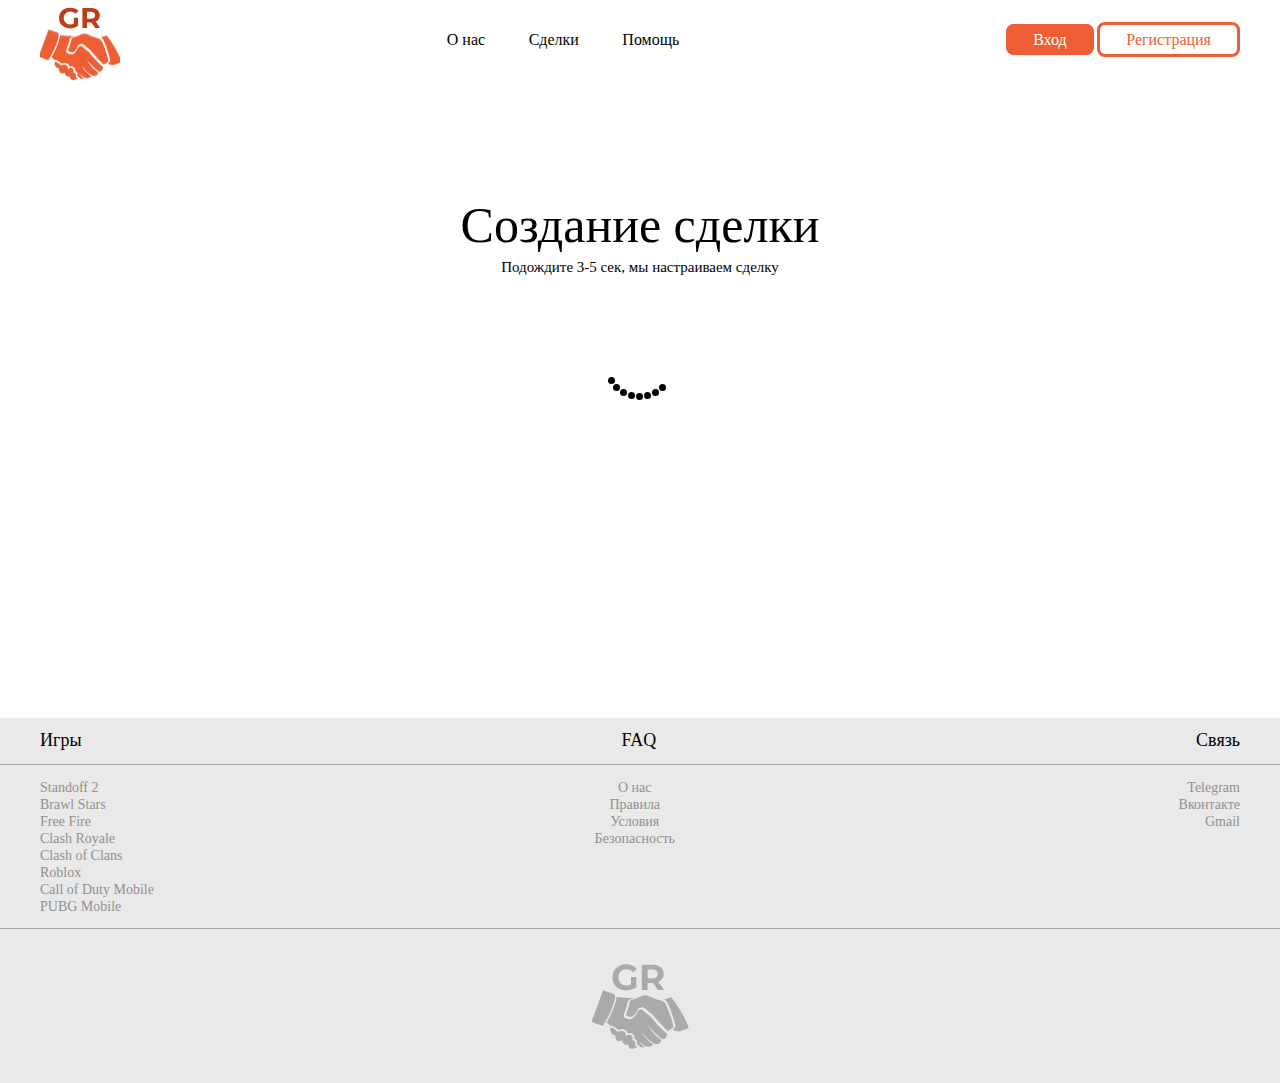
<file: html/preloading.html>
<!-- Сообщаем браузеру как стоит обрабатывать эту страницу -->
<!DOCTYPE html>
<!-- Оболочка документа, указываем язык содержимого -->
<html lang="ru">
	<!-- Заголовок страницы, контейнер для других важных данных (не отображается) -->
	<head>																								
		<!-- Заголовок страницы в браузере -->
		<title>FreelanceFor</title>
		<!-- Подключаем CSS -->
		<link rel="stylesheet" href="../css/preloading.css" />
		<meta name="viewport" content="width=device-width, initial-scale=1.0">
		<!-- Кодировка страницы -->
		<meta http-equiv="Content-type" content="text/html;charset=UTF-8" />
	</head>
	<!-- Отображаемое тело страницы -->
<html>
	<body>
		<div class="wrapper">
			<header class="header">
				<div class="container">
					<div class="header__body">
						<div class="header__logo">
							<img class="logo__item"src="../../images/header/logo.svg" alt="">
						</div>
						<nav class="header__nav nav">
							<div class="nav__body">
								<a href="about_us.html" class="nav__item about_active">О нас</a>
								<a href="../index.html" class="nav__item mobile_none offers_active">Сделки</a>
								<a href="feedback.html" class="nav__item help_active">Помощь</a>
							</div>
						</nav>
						<div class="header__bottons bottons">
							<div class="bottons__body">
								<a href="#" class="bottons__item bi1">Вход</a>
								<a href="#" class="bottons__item mobile_none bi2">Регистрация</a>
							</div>
						</div>
					</div>
				</div>
			</header>
			<main class="content">
				<div class="intro">
					<div class="container">
						<div class="intro__body1">
							<div class="intro__title">Создание сделки</div>
							<div class="intro__subtitle">Подождите 3-5 сек, мы настраиваем сделку</div>
							<div class="preloader">
								<div class="lds-roller"><div></div><div></div><div></div><div></div><div></div><div></div><div></div><div></div></div>
							</div>
						</div>
					</div>
				</div>
			</main>
			<footer class="footer">
				<div class="container">
					<div class="footer__body">
						<div class="footer__title">
							<div class="footer__title_item">Игры</div>
							<div class="footer__title_item">FAQ</div>
							<div class="footer__title_item">Связь</div>
						</div>
						<div class="footer__sections">
							<div class="footer__row">
								<div class="footer__column">
									<a href="#" class="footer__column_item">Standoff 2</a>
									<a href="#" class="footer__column_item">Brawl Stars</a>
									<a href="#" class="footer__column_item">Free Fire</a>
									<a href="#" class="footer__column_item">Clash Royale</a>
									<a href="#" class="footer__column_item">Clash of Clans</a>
									<a href="#" class="footer__column_item">Roblox</a>
									<a href="#" class="footer__column_item">Call of Duty Mobile</a>
									<a href="#" class="footer__column_item">PUBG Mobile</a>
								</div>
								<div class="footer__column center">
									<a href="#" class="footer__column_item">О нас</a>
									<a href="#" class="footer__column_item">Правила</a>
									<a href="#" class="footer__column_item">Условия</a>
									<a href="#" class="footer__column_item">Безопасность</a>
								</div>
								<div class="footer__column right">
									<a href="#" class="footer__column_item">Telegram</a>
									<a href="#" class="footer__column_item">Вконтакте</a>
									<a href="#" class="footer__column_item">Gmail</a>
								</div>
							</div>
						</div>
						<div class="footer__image">
							<img class="footer__image_item"src="../images/header/logo_grey.svg" alt="">
						</div>
					</div>
				<div class="footer__line"></div>
				<div class="footer__line bottom"></div>
				</div>
			</footer>		</div>
		<script src="../js/preloading.js"></script>
	</body>
</html>
</file>
<file: css/style.css>
@charset "UTF-8";
/*Обнуление*/
@import "card.css";
* {
  padding: 0;
  margin: 0;
  border: 0;
}

*, *:before, *:after {
  -webkit-box-sizing: border-box;
  box-sizing: border-box;
}

:focus, :active {
  outline: none;
}

a:focus, a:active {
  outline: none;
}

nav, footer, header, aside {
  display: block;
}

html, body {
  height: 100%;
  width: 100%;
  font-size: 100%;
  line-height: 1;
  font-size: 14px;
  -ms-text-size-adjust: 100%;
  -moz-text-size-adjust: 100%;
  -webkit-text-size-adjust: 100%;
}

input, button, textarea {
  font-family: inherit;
}

input::-ms-clear {
  display: none;
}

button {
  cursor: pointer;
}

button::-moz-focus-inner {
  padding: 0;
  border: 0;
}

a, a:visited {
  text-decoration: none;
}

a:hover {
  text-decoration: none;
}

ul li {
  list-style: none;
}

img {
  vertical-align: top;
}

h1, h2, h3, h4, h5, h6 {
  font-size: inherit;
  font-weight: inherit;
}

body {
  background: #fff;
  color: #000;
  font-family: "Montserrat";
}

.wrapper {
  position: relative;
  overflow: hidden;
  min-height: 100%;
  display: -webkit-box;
  display: -ms-flexbox;
  display: flex;
  -webkit-box-orient: vertical;
  -webkit-box-direction: normal;
      -ms-flex-direction: column;
          flex-direction: column;
}

.container {
  max-width: 1200px;
  margin: 0 auto;
}

.content {
  -webkit-box-flex: 1;
      -ms-flex: 1 1 auto;
          flex: 1 1 auto;
}

.header {
  padding: 0 10px;
}

.header__body {
  display: -webkit-box;
  display: -ms-flexbox;
  display: flex;
  -webkit-box-orient: horizontal;
  -webkit-box-direction: normal;
      -ms-flex-direction: row;
          flex-direction: row;
  -webkit-box-align: center;
      -ms-flex-align: center;
          align-items: center;
  -webkit-box-pack: justify;
      -ms-flex-pack: justify;
          justify-content: space-between;
}

.header__logo {
  display: inline-block;
}

@media (min-width: 1026px) {
  .logo__item {
    max-width: 80px;
    max-height: 80px;
  }
}
@media (max-width: 1025px) {
  .logo__item {
    max-width: 58px;
    max-height: 58px;
  }
}

@media (max-width: 1921px) {
  .nav__body a:not(:first-child) {
    margin-left: 52px;
  }
}
@media (max-width: 1441px) {
  .nav__body a:not(:first-child) {
    margin-left: 40px;
  }
}
@media (max-width: 1025px) {
  .nav__body a:not(:first-child) {
    margin-left: 40px;
  }
}
@media (max-width: 769px) {
  .nav__body a:not(:first-child) {
    margin-left: 20px;
  }
}
@media (max-width: 601px) {
  .nav__body a:not(:first-child) {
    margin-left: 35px;
  }
}
@media (max-width: 426px) {
  .nav__body a:not(:first-child) {
    margin-left: 23px;
  }
}
@media (max-width: 321px) {
  .nav__body a:not(:first-child) {
    margin-left: 9px;
  }
}

.nav__item {
  font-size: 16px;
  color: #000;
}
.nav__item:hover {
  border-bottom: 1px #000 solid;
}

@media (max-width: 601px) {
  .mobile_none {
    display: none;
  }
}

.bottons__item {
  border-radius: 8px;
}
@media (max-width: 1921px) {
  .bottons__item {
    font-size: 18px;
    padding: 6px 26px;
  }
}
@media (max-width: 1441px) {
  .bottons__item {
    font-size: 16px;
    padding: 6px 26px;
  }
}
@media (max-width: 1025px) {
  .bottons__item {
    font-size: 16px;
    padding: 6px 26px;
  }
}
@media (max-width: 769px) {
  .bottons__item {
    font-size: 16px;
    padding: 6px 26px;
  }
}
@media (max-width: 601px) {
  .bottons__item {
    font-size: 18px;
    padding: 6px 26px;
  }
}
@media (max-width: 426px) {
  .bottons__item {
    font-size: 16px;
    padding: 6px 26px;
  }
}

.bottons__item.bi1 {
  color: #fff;
  border: 1px #ED5E34 solid;
  background: #ED5E34;
  -webkit-transition: background 0.2s linear;
  transition: background 0.2s linear;
}
.bottons__item.bi1:hover {
  background: #e35127;
}

.bottons__item.bi2 {
  color: #ED5E34;
  border: 3px #ED5E34 solid;
  -webkit-transition: color 0.2s linear;
  transition: color 0.2s linear;
  -webkit-transition: border-color 0.2s linear;
  transition: border-color 0.2s linear;
}
.bottons__item.bi2:hover {
  border-color: #b33510;
  color: #b33510;
}

.nav__item.offers_active {
  border-bottom: 1px #000 solid;
}

.intro {
  padding: 0 10px;
  margin-top: 70px;
  margin-bottom: 20px;
}

.intro__body {
  max-width: 830px;
  margin: 0 auto;
}

.intro__name {
  display: -webkit-box;
  display: -ms-flexbox;
  display: flex;
  -webkit-box-orient: vertical;
  -webkit-box-direction: normal;
      -ms-flex-direction: column;
          flex-direction: column;
  -webkit-box-pack: center;
      -ms-flex-pack: center;
          justify-content: center;
}

.intro__title {
  text-align: center;
  font-size: 52px;
  font-weight: 700;
}
@media (max-width: 601px) {
  .intro__title {
    font-size: 40px;
  }
}

.intro__subtitle {
  margin: 0 auto;
  max-width: 500px;
  text-align: center;
  margin-top: 5px;
  font-size: 14px;
}
@media (max-width: 601px) {
  .intro__subtitle {
    max-width: 440px;
  }
}

.intro__botton {
  display: -webkit-box;
  display: -ms-flexbox;
  display: flex;
  -webkit-box-pack: center;
      -ms-flex-pack: center;
          justify-content: center;
  margin-top: 22px;
}

.intro__botton_text {
  font-size: 16px;
  color: #fff;
  border-radius: 10px;
  background: #ED5E34;
  padding: 13px 32px;
  -webkit-transition: background 0.2s linear;
  transition: background 0.2s linear;
}
.intro__botton_text:hover {
  background: #e35127;
}

.slider__wrapper {
  position: relative;
  margin: 150px 0 50px;
  background: #E9E9E9;
  height: 265px;
  padding: 30px 20px;
}
@media (max-width: 321px) {
  .slider__wrapper {
    height: 200px;
  }
}

.inv__obj {
  width: 1px;
  height: 1px;
  position: absolute;
  left: 0;
  bottom: 0;
}

.slider__item .slider__image {
  -webkit-transform: translateX(-50%);
          transform: translateX(-50%);
  margin: 0 50%;
}

/* Ограничивающая оболочка */
.slick-list {
  overflow: hidden;
}

/* Лента слайдов */
.slick-track {
  display: -webkit-box;
  display: -ms-flexbox;
  display: flex;
}

/*Конктретный Наш слайдер*/
.slider {
  padding: 0 60px;
  position: relative;
}
.slider .slick-arrow {
  position: absolute;
  top: 50%;
  z-index: 10;
  font-size: 0;
  width: 45px;
  -webkit-transform: translateY(-100%);
          transform: translateY(-100%);
  height: 65px;
}
@media (max-width: 426px) {
  .slider .slick-arrow {
    margin: 0 -20px;
  }
}
.slider .slick-arrow.slick-prev {
  left: 0;
  background: url("../images/slider/StrelkaL.svg") 0 0 no-repeat;
}
.slider .slick-arrow.slick-next {
  right: 0;
  background: url("../images/slider/StrelkaR.svg") 0 0 no-repeat;
}
.slider .slick-dots {
  display: -webkit-box;
  display: -ms-flexbox;
  display: flex;
  text-align: center;
  -webkit-box-pack: center;
      -ms-flex-pack: center;
          justify-content: center;
  -webkit-box-align: center;
      -ms-flex-align: center;
          align-items: center;
}
.slider .slick-dots li button {
  font-size: 0;
  width: 10px;
  height: 10px;
  background: #ED5E34;
  border-radius: 50%;
}
.slider .slick-dots li {
  margin: 50px 10px;
}
.slider .slick-dots li.slick-active button {
  background: transparent;
  border: 2px #ED5E34 solid;
}

.slider__item img {
  width: 8%;
}
@media (max-width: 1025px) {
  .slider__item img {
    width: 15%;
  }
}
@media (max-width: 426px) {
  .slider__item img {
    width: 50%;
  }
}
@media (max-width: 376px) {
  .slider__item img {
    width: 65%;
  }
}
.slider__item p {
  padding-top: 10px;
  text-align: center;
  letter-spacing: 1px;
  font-size: 24px;
  font-weight: 600;
}
@media (max-width: 426px) {
  .slider__item p {
    font-size: 14px;
  }
}
@media (max-width: 321px) {
  .slider__item p {
    font-size: 10px;
  }
}

/*Обнуление*/
* {
  padding: 0;
  margin: 0;
  border: 0;
}

*, *:before, *:after {
  -webkit-box-sizing: border-box;
  box-sizing: border-box;
}

:focus, :active {
  outline: none;
}

a:focus, a:active {
  outline: none;
}

nav, footer, header, aside {
  display: block;
}

html, body {
  height: 100%;
  width: 100%;
  font-size: 100%;
  line-height: 1;
  font-size: 14px;
  -ms-text-size-adjust: 100%;
  -moz-text-size-adjust: 100%;
  -webkit-text-size-adjust: 100%;
}

input, button, textarea {
  font-family: inherit;
}

input::-ms-clear {
  display: none;
}

button {
  cursor: pointer;
}

button::-moz-focus-inner {
  padding: 0;
  border: 0;
}

a, a:visited {
  text-decoration: none;
}

a:hover {
  text-decoration: none;
}

ul li {
  list-style: none;
}

img {
  vertical-align: top;
}

h1, h2, h3, h4, h5, h6 {
  font-size: inherit;
  font-weight: inherit;
}

body {
  color: #000;
  background: #fff;
  font-family: "Montserrat";
}

.wrapper {
  min-height: 100%;
  display: -webkit-box;
  display: -ms-flexbox;
  display: flex;
  -webkit-box-orient: vertical;
  -webkit-box-direction: normal;
      -ms-flex-direction: column;
          flex-direction: column;
}

.container {
  max-width: 1200px;
  margin: 0 auto;
}

.content {
  -webkit-box-flex: 1;
      -ms-flex: 1 1 auto;
          flex: 1 1 auto;
}

.footer {
  position: relative;
  top: 0;
  padding: 0 10px;
  min-height: 365px;
  background: #E9E9E9;
}

.footer__title {
  margin-top: 13px;
  display: -webkit-box;
  display: -ms-flexbox;
  display: flex;
  -webkit-box-orient: horizontal;
  -webkit-box-direction: normal;
      -ms-flex-direction: row;
          flex-direction: row;
  -webkit-box-pack: justify;
      -ms-flex-pack: justify;
          justify-content: space-between;
}
.footer__title .footer__title_item {
  font-size: 18px;
  font-weight: 500;
}

.footer__sections {
  margin-top: 30px;
}

.footer__row {
  display: -webkit-box;
  display: -ms-flexbox;
  display: flex;
  -webkit-box-orient: horizontal;
  -webkit-box-direction: normal;
      -ms-flex-direction: row;
          flex-direction: row;
  -webkit-box-pack: justify;
      -ms-flex-pack: justify;
          justify-content: space-between;
}
.footer__row .footer__column {
  display: -webkit-box;
  display: -ms-flexbox;
  display: flex;
  -webkit-box-orient: vertical;
  -webkit-box-direction: normal;
      -ms-flex-direction: column;
          flex-direction: column;
}
.footer__row .footer__column.center {
  margin-right: 63px;
  text-align: center;
}
@media (max-width: 376px) {
  .footer__row .footer__column.center {
    margin-right: 54px;
  }
}
@media (max-width: 321px) {
  .footer__row .footer__column.center {
    margin-right: 25px;
  }
}
.footer__row .footer__column.right {
  text-align: right;
}

.footer__column_item {
  font-size: 14px;
  color: #909090;
  line-height: 17px;
  -webkit-transition: color 0.2s linear;
  transition: color 0.2s linear;
}
.footer__column_item:hover {
  color: #545353;
}

.footer__image {
  margin-top: 40px;
  display: -webkit-box;
  display: -ms-flexbox;
  display: flex;
  -webkit-box-pack: center;
      -ms-flex-pack: center;
          justify-content: center;
}
@media (max-width: 376px) {
  .footer__image {
    margin-top: 30px;
  }
}
@media (max-width: 321px) {
  .footer__image {
    margin-top: 40px;
  }
}

@media (max-width: 321px) {
  .footer__image img {
    max-width: 70px;
    max-height: 70px;
  }
}

/*Footer Lines*/
.footer__line {
  display: block;
  position: absolute;
  top: 46px;
  left: 0;
  width: 100%;
  height: 1px;
  background: #A4A4A4;
}
.footer__line.bottom {
  top: 210px;
}

@media (max-width: 376px) {
  .footer__line.bottom {
    top: 225px;
  }
}
@media (max-width: 321px) {
  .footer__line.bottom {
    top: 225px;
  }
}

/*============*/
.popup {
  padding: 0 15px;
  visibility: hidden;
  opacity: 0;
  position: relative;
  position: fixed;
  width: 100%;
  height: 100%;
  background: rgba(0, 0, 0, 0.9);
  top: 0;
  left: 0;
  z-index: 100;
  -webkit-transition: opacity 0.3s linear 0s;
  transition: opacity 0.3s linear 0s;
  display: -webkit-box;
  display: -ms-flexbox;
  display: flex;
  -webkit-box-pack: center;
      -ms-flex-pack: center;
          justify-content: center;
  -webkit-box-align: center;
      -ms-flex-align: center;
          align-items: center;
}

.popup__area {
  position: absolute;
  top: 0;
  left: 0;
  width: 100%;
  height: 100%;
  z-index: 1;
}

.popup__body {
  padding: 0 10px;
  z-index: 2;
  border-radius: 40px;
  width: 700px;
  height: 300px;
  background: #fff;
  display: -webkit-box;
  display: -ms-flexbox;
  display: flex;
  -webkit-box-align: center;
      -ms-flex-align: center;
          align-items: center;
  -webkit-box-pack: center;
      -ms-flex-pack: center;
          justify-content: center;
  -webkit-box-orient: vertical;
  -webkit-box-direction: normal;
      -ms-flex-direction: column;
          flex-direction: column;
}

.popup__title {
  margin-top: 20px;
  text-align: center;
  font-weight: 500;
  font-size: 30px;
}

.popup__subtitle {
  margin-top: 5px;
  text-align: center;
}

.popup__bottons {
  width: 100%;
  display: -webkit-box;
  display: -ms-flexbox;
  display: flex;
  -webkit-box-orient: horizontal;
  -webkit-box-direction: normal;
      -ms-flex-direction: row;
          flex-direction: row;
  -webkit-box-flex: 0;
      -ms-flex: 0 1 50%;
          flex: 0 1 50%;
  -ms-flex-pack: distribute;
      justify-content: space-around;
  -webkit-box-align: center;
      -ms-flex-align: center;
          align-items: center;
  margin-top: 20px;
}

.popup__item {
  border-radius: 20px;
  padding: 25px 55px;
  background: #ED5E34;
  color: #fff;
  font-size: 24px;
  -webkit-transition: background 0.2s linear;
  transition: background 0.2s linear;
}
.popup__item:hover {
  background: #de4e23;
}

.popup__close {
  position: absolute;
  top: 10px;
  right: 20px;
  font-size: 20px;
  color: #fff;
}

.popup:target {
  opacity: 1;
  visibility: visible;
}

@media (max-width: 565px) {
  .popup__bottons {
    margin: 10px 0;
    -webkit-box-orient: vertical;
    -webkit-box-direction: normal;
        -ms-flex-direction: column;
            flex-direction: column;
    -webkit-box-flex: 0;
        -ms-flex: 0 1 100%;
            flex: 0 1 100%;
  }

  .popup__item {
    font-size: 18px;
    margin: 5px 0;
  }
}
</file>
<file: css/about_us.css>
@charset "UTF-8";
/*Обнуление*/
* {
  padding: 0;
  margin: 0;
  border: 0;
}

*, *:before, *:after {
  -webkit-box-sizing: border-box;
  box-sizing: border-box;
}

:focus, :active {
  outline: none;
}

a:focus, a:active {
  outline: none;
}

nav, footer, header, aside {
  display: block;
}

html, body {
  height: 100%;
  width: 100%;
  font-size: 100%;
  line-height: 1;
  font-size: 14px;
  -ms-text-size-adjust: 100%;
  -moz-text-size-adjust: 100%;
  -webkit-text-size-adjust: 100%;
}

input, button, textarea {
  font-family: inherit;
}

input::-ms-clear {
  display: none;
}

button {
  cursor: pointer;
}

button::-moz-focus-inner {
  padding: 0;
  border: 0;
}

a, a:visited {
  text-decoration: none;
}

a:hover {
  text-decoration: none;
}

ul li {
  list-style: none;
}

img {
  vertical-align: top;
}

h1, h2, h3, h4, h5, h6 {
  font-size: inherit;
  font-weight: inherit;
}

body {
  font-family: Montserrat;
  background: #fff;
  color: #000;
}

.wrapper {
  overflow: hidden;
  min-height: 100%;
  display: -webkit-box;
  display: -ms-flexbox;
  display: flex;
  -webkit-box-orient: vertical;
  -webkit-box-direction: normal;
      -ms-flex-direction: column;
          flex-direction: column;
}

.container_info {
  max-width: 1000px;
  margin: 0 auto;
}

.content {
  -webkit-box-flex: 1;
      -ms-flex: 1 1 auto;
          flex: 1 1 auto;
}

.info {
  padding: 0 15px;
  margin: 30px 0 80px 0;
}

.info__title {
  font-weight: 500;
  font-size: 50px;
  text-align: center;
  margin-bottom: 20px;
}

.info__text {
  line-height: 1.5;
}
.info__text p:not(:last-child) {
  margin-bottom: 20px;
}
.info__text a {
  color: purple;
  font-weight: 500;
}

.header {
  padding: 0 10px;
}

.header__body {
  display: -webkit-box;
  display: -ms-flexbox;
  display: flex;
  -webkit-box-orient: horizontal;
  -webkit-box-direction: normal;
      -ms-flex-direction: row;
          flex-direction: row;
  -webkit-box-align: center;
      -ms-flex-align: center;
          align-items: center;
  -webkit-box-pack: justify;
      -ms-flex-pack: justify;
          justify-content: space-between;
}

.header__logo {
  display: inline-block;
}

@media (min-width: 1026px) {
  .logo__item {
    max-width: 80px;
    max-height: 80px;
  }
}
@media (max-width: 1025px) {
  .logo__item {
    max-width: 58px;
    max-height: 58px;
  }
}

@media (max-width: 1921px) {
  .nav__body a:not(:first-child) {
    margin-left: 52px;
  }
}
@media (max-width: 1441px) {
  .nav__body a:not(:first-child) {
    margin-left: 40px;
  }
}
@media (max-width: 1025px) {
  .nav__body a:not(:first-child) {
    margin-left: 40px;
  }
}
@media (max-width: 769px) {
  .nav__body a:not(:first-child) {
    margin-left: 20px;
  }
}
@media (max-width: 601px) {
  .nav__body a:not(:first-child) {
    margin-left: 35px;
  }
}
@media (max-width: 426px) {
  .nav__body a:not(:first-child) {
    margin-left: 23px;
  }
}
@media (max-width: 321px) {
  .nav__body a:not(:first-child) {
    margin-left: 9px;
  }
}

.nav__item {
  font-size: 16px;
  color: #000;
}
.nav__item:hover {
  border-bottom: 1px #000 solid;
}

@media (max-width: 601px) {
  .mobile_none {
    display: none;
  }
}

.bottons__item {
  border-radius: 8px;
}
@media (max-width: 1921px) {
  .bottons__item {
    font-size: 18px;
    padding: 6px 26px;
  }
}
@media (max-width: 1441px) {
  .bottons__item {
    font-size: 16px;
    padding: 6px 26px;
  }
}
@media (max-width: 1025px) {
  .bottons__item {
    font-size: 16px;
    padding: 6px 26px;
  }
}
@media (max-width: 769px) {
  .bottons__item {
    font-size: 16px;
    padding: 6px 26px;
  }
}
@media (max-width: 601px) {
  .bottons__item {
    font-size: 18px;
    padding: 6px 26px;
  }
}
@media (max-width: 426px) {
  .bottons__item {
    font-size: 16px;
    padding: 6px 26px;
  }
}

.bottons__item.bi1 {
  color: #fff;
  border: 1px #ED5E34 solid;
  background: #ED5E34;
  -webkit-transition: background 0.2s linear;
  transition: background 0.2s linear;
}
.bottons__item.bi1:hover {
  background: #e35127;
}

.bottons__item.bi2 {
  color: #ED5E34;
  border: 3px #ED5E34 solid;
  -webkit-transition: color 0.2s linear;
  transition: color 0.2s linear;
  -webkit-transition: border-color 0.2s linear;
  transition: border-color 0.2s linear;
}
.bottons__item.bi2:hover {
  border-color: #b33510;
  color: #b33510;
}

.nav__item.about_active {
  border-bottom: 1px #000 solid;
}

/*Обнуление*/
* {
  padding: 0;
  margin: 0;
  border: 0;
}

*, *:before, *:after {
  -webkit-box-sizing: border-box;
  box-sizing: border-box;
}

:focus, :active {
  outline: none;
}

a:focus, a:active {
  outline: none;
}

nav, footer, header, aside {
  display: block;
}

html, body {
  height: 100%;
  width: 100%;
  font-size: 100%;
  line-height: 1;
  font-size: 14px;
  -ms-text-size-adjust: 100%;
  -moz-text-size-adjust: 100%;
  -webkit-text-size-adjust: 100%;
}

input, button, textarea {
  font-family: inherit;
}

input::-ms-clear {
  display: none;
}

button {
  cursor: pointer;
}

button::-moz-focus-inner {
  padding: 0;
  border: 0;
}

a, a:visited {
  text-decoration: none;
}

a:hover {
  text-decoration: none;
}

ul li {
  list-style: none;
}

img {
  vertical-align: top;
}

h1, h2, h3, h4, h5, h6 {
  font-size: inherit;
  font-weight: inherit;
}

body {
  color: #000;
  background: #fff;
  font-family: "Montserrat";
}

.wrapper {
  min-height: 100%;
  display: -webkit-box;
  display: -ms-flexbox;
  display: flex;
  -webkit-box-orient: vertical;
  -webkit-box-direction: normal;
      -ms-flex-direction: column;
          flex-direction: column;
}

.container {
  max-width: 1200px;
  margin: 0 auto;
}

.content {
  -webkit-box-flex: 1;
      -ms-flex: 1 1 auto;
          flex: 1 1 auto;
}

.footer {
  position: relative;
  top: 0;
  padding: 0 10px;
  min-height: 365px;
  background: #E9E9E9;
}

.footer__title {
  margin-top: 13px;
  display: -webkit-box;
  display: -ms-flexbox;
  display: flex;
  -webkit-box-orient: horizontal;
  -webkit-box-direction: normal;
      -ms-flex-direction: row;
          flex-direction: row;
  -webkit-box-pack: justify;
      -ms-flex-pack: justify;
          justify-content: space-between;
}
.footer__title .footer__title_item {
  font-size: 18px;
  font-weight: 500;
}

.footer__sections {
  margin-top: 30px;
}

.footer__row {
  display: -webkit-box;
  display: -ms-flexbox;
  display: flex;
  -webkit-box-orient: horizontal;
  -webkit-box-direction: normal;
      -ms-flex-direction: row;
          flex-direction: row;
  -webkit-box-pack: justify;
      -ms-flex-pack: justify;
          justify-content: space-between;
}
.footer__row .footer__column {
  display: -webkit-box;
  display: -ms-flexbox;
  display: flex;
  -webkit-box-orient: vertical;
  -webkit-box-direction: normal;
      -ms-flex-direction: column;
          flex-direction: column;
}
.footer__row .footer__column.center {
  margin-right: 63px;
  text-align: center;
}
@media (max-width: 376px) {
  .footer__row .footer__column.center {
    margin-right: 54px;
  }
}
@media (max-width: 321px) {
  .footer__row .footer__column.center {
    margin-right: 25px;
  }
}
.footer__row .footer__column.right {
  text-align: right;
}

.footer__column_item {
  font-size: 14px;
  color: #909090;
  line-height: 17px;
  -webkit-transition: color 0.2s linear;
  transition: color 0.2s linear;
}
.footer__column_item:hover {
  color: #545353;
}

.footer__image {
  margin-top: 40px;
  display: -webkit-box;
  display: -ms-flexbox;
  display: flex;
  -webkit-box-pack: center;
      -ms-flex-pack: center;
          justify-content: center;
}
@media (max-width: 376px) {
  .footer__image {
    margin-top: 30px;
  }
}
@media (max-width: 321px) {
  .footer__image {
    margin-top: 40px;
  }
}

@media (max-width: 321px) {
  .footer__image img {
    max-width: 70px;
    max-height: 70px;
  }
}

/*Footer Lines*/
.footer__line {
  display: block;
  position: absolute;
  top: 46px;
  left: 0;
  width: 100%;
  height: 1px;
  background: #A4A4A4;
}
.footer__line.bottom {
  top: 210px;
}

@media (max-width: 376px) {
  .footer__line.bottom {
    top: 225px;
  }
}
@media (max-width: 321px) {
  .footer__line.bottom {
    top: 225px;
  }
}

/*============*/
</file>
<file: css/botton.css>
@charset "UTF-8";
/*Обнуление*/
* {
  padding: 0;
  margin: 0;
  border: 0;
}

*, *:before, *:after {
  -webkit-box-sizing: border-box;
  box-sizing: border-box;
}

:focus, :active {
  outline: none;
}

a:focus, a:active {
  outline: none;
}

nav, footer, header, aside {
  display: block;
}

html, body {
  height: 100%;
  width: 100%;
  font-size: 100%;
  line-height: 1;
  font-size: 14px;
  -ms-text-size-adjust: 100%;
  -moz-text-size-adjust: 100%;
  -webkit-text-size-adjust: 100%;
}

input, button, textarea {
  font-family: inherit;
}

input::-ms-clear {
  display: none;
}

button {
  cursor: pointer;
}

button::-moz-focus-inner {
  padding: 0;
  border: 0;
}

a, a:visited {
  text-decoration: none;
}

a:hover {
  text-decoration: none;
}

ul li {
  list-style: none;
}

img {
  vertical-align: top;
}

h1, h2, h3, h4, h5, h6 {
  font-size: inherit;
  font-weight: inherit;
}

.intro__botton {
  display: -webkit-box;
  display: -ms-flexbox;
  display: flex;
  -webkit-box-pack: center;
      -ms-flex-pack: center;
          justify-content: center;
}
.intro__botton a {
  font-family: Montserrat;
  font-size: 24px;
  color: #fff;
  background: #ED5E34;
  padding: 15px 40px;
  border-radius: 30px;
  -webkit-transition: background 0.2s linear;
  transition: background 0.2s linear;
}
.intro__botton a:hover {
  background: #e35127;
}
</file>
<file: css/check.css>
@charset "UTF-8";
/*Обнуление*/
* {
  padding: 0;
  margin: 0;
  border: 0;
}

*, *:before, *:after {
  -webkit-box-sizing: border-box;
  box-sizing: border-box;
}

:focus, :active {
  outline: none;
}

a:focus, a:active {
  outline: none;
}

nav, footer, header, aside {
  display: block;
}

html, body {
  height: 100%;
  width: 100%;
  font-size: 100%;
  line-height: 1;
  font-size: 14px;
  -ms-text-size-adjust: 100%;
  -moz-text-size-adjust: 100%;
  -webkit-text-size-adjust: 100%;
}

input, button, textarea {
  font-family: inherit;
}

input::-ms-clear {
  display: none;
}

button {
  cursor: pointer;
}

button::-moz-focus-inner {
  padding: 0;
  border: 0;
}

a, a:visited {
  text-decoration: none;
}

a:hover {
  text-decoration: none;
}

ul li {
  list-style: none;
}

img {
  vertical-align: top;
}

h1, h2, h3, h4, h5, h6 {
  font-size: inherit;
  font-weight: inherit;
}

body {
  background: #fff;
  color: #000;
  font-family: "Montserrat";
}

.wrapper {
  position: relative;
  overflow: hidden;
  min-height: 100%;
  display: -webkit-box;
  display: -ms-flexbox;
  display: flex;
  -webkit-box-orient: vertical;
  -webkit-box-direction: normal;
      -ms-flex-direction: column;
          flex-direction: column;
}

.container {
  max-width: 1200px;
  margin: 0 auto;
}

.content {
  -webkit-box-flex: 1;
      -ms-flex: 1 1 auto;
          flex: 1 1 auto;
}

.header {
  padding: 0 10px;
}

.header__body {
  display: -webkit-box;
  display: -ms-flexbox;
  display: flex;
  -webkit-box-orient: horizontal;
  -webkit-box-direction: normal;
      -ms-flex-direction: row;
          flex-direction: row;
  -webkit-box-align: center;
      -ms-flex-align: center;
          align-items: center;
  -webkit-box-pack: justify;
      -ms-flex-pack: justify;
          justify-content: space-between;
}

.header__logo {
  display: inline-block;
}

@media (min-width: 1026px) {
  .logo__item {
    max-width: 80px;
    max-height: 80px;
  }
}
@media (max-width: 1025px) {
  .logo__item {
    max-width: 58px;
    max-height: 58px;
  }
}

@media (max-width: 1921px) {
  .nav__body a:not(:first-child) {
    margin-left: 52px;
  }
}
@media (max-width: 1441px) {
  .nav__body a:not(:first-child) {
    margin-left: 40px;
  }
}
@media (max-width: 1025px) {
  .nav__body a:not(:first-child) {
    margin-left: 40px;
  }
}
@media (max-width: 769px) {
  .nav__body a:not(:first-child) {
    margin-left: 20px;
  }
}
@media (max-width: 601px) {
  .nav__body a:not(:first-child) {
    margin-left: 35px;
  }
}
@media (max-width: 426px) {
  .nav__body a:not(:first-child) {
    margin-left: 23px;
  }
}
@media (max-width: 321px) {
  .nav__body a:not(:first-child) {
    margin-left: 9px;
  }
}

.nav__item {
  font-size: 16px;
  color: #000;
}
.nav__item:hover {
  border-bottom: 1px #000 solid;
}

@media (max-width: 601px) {
  .mobile_none {
    display: none;
  }
}

.bottons__item {
  border-radius: 8px;
}
@media (max-width: 1921px) {
  .bottons__item {
    font-size: 18px;
    padding: 6px 26px;
  }
}
@media (max-width: 1441px) {
  .bottons__item {
    font-size: 16px;
    padding: 6px 26px;
  }
}
@media (max-width: 1025px) {
  .bottons__item {
    font-size: 16px;
    padding: 6px 26px;
  }
}
@media (max-width: 769px) {
  .bottons__item {
    font-size: 16px;
    padding: 6px 26px;
  }
}
@media (max-width: 601px) {
  .bottons__item {
    font-size: 18px;
    padding: 6px 26px;
  }
}
@media (max-width: 426px) {
  .bottons__item {
    font-size: 16px;
    padding: 6px 26px;
  }
}

.bottons__item.bi1 {
  color: #fff;
  border: 1px #ED5E34 solid;
  background: #ED5E34;
  -webkit-transition: background 0.2s linear;
  transition: background 0.2s linear;
}
.bottons__item.bi1:hover {
  background: #e35127;
}

.bottons__item.bi2 {
  color: #ED5E34;
  border: 3px #ED5E34 solid;
  -webkit-transition: color 0.2s linear;
  transition: color 0.2s linear;
  -webkit-transition: border-color 0.2s linear;
  transition: border-color 0.2s linear;
}
.bottons__item.bi2:hover {
  border-color: #b33510;
  color: #b33510;
}

.intro {
  padding: 0 15px;
  margin-top: 70px;
  margin-bottom: 100px;
}

.intro__body {
  display: -webkit-box;
  display: -ms-flexbox;
  display: flex;
  -webkit-box-pack: center;
      -ms-flex-pack: center;
          justify-content: center;
  -webkit-box-align: center;
      -ms-flex-align: center;
          align-items: center;
  -webkit-box-orient: vertical;
  -webkit-box-direction: normal;
      -ms-flex-direction: column;
          flex-direction: column;
  height: 100%;
}

.intro__title {
  text-align: center;
  margin-bottom: 10px;
  font-size: 35px;
  font-weight: 500;
}

.intro__subtitle {
  text-align: center;
  font-size: 18px;
}

.intro__image {
  margin: 20px 15px;
  display: -webkit-box;
  display: -ms-flexbox;
  display: flex;
  -webkit-box-orient: horizontal;
  -webkit-box-direction: normal;
      -ms-flex-direction: row;
          flex-direction: row;
}
@media (max-width: 426px) {
  .intro__image {
    -webkit-box-orient: vertical;
    -webkit-box-direction: normal;
        -ms-flex-direction: column;
            flex-direction: column;
  }
}

.image__item img {
  margin: 0 7px;
  -o-object-fit: cover;
     object-fit: cover;
  width: 600px;
  height: 300px;
}
@media (max-width: 1025px) {
  .image__item img {
    width: 370px;
    height: 175px;
  }
}
@media (max-width: 426px) {
  .image__item img {
    width: 375px;
    height: 180px;
  }
}
@media (max-width: 376px) {
  .image__item img {
    width: 350px;
    height: 165px;
  }
}
@media (max-width: 321px) {
  .image__item img {
    width: 300px;
    height: 142px;
  }
}
@media (max-width: 426px) {
  .image__item {
    margin: 15px 7px;
  }
}

.intro__botton {
  display: -webkit-box;
  display: -ms-flexbox;
  display: flex;
  -webkit-box-pack: center;
      -ms-flex-pack: center;
          justify-content: center;
  margin-top: 30px;
}

.intro__botton_text {
  font-size: 24px;
  color: #fff;
  border-radius: 10px;
  background: #ED5E34;
  padding: 13px 32px;
  -webkit-transition: background 0.2s linear;
  transition: background 0.2s linear;
}
.intro__botton_text:hover {
  background: #e35127;
}

.popup {
  padding: 0 15px;
  visibility: hidden;
  opacity: 0;
  position: relative;
  position: fixed;
  width: 100%;
  height: 100%;
  background: rgba(0, 0, 0, 0.9);
  top: 0;
  left: 0;
  z-index: 100;
  -webkit-transition: opacity 0.3s linear 0s;
  transition: opacity 0.3s linear 0s;
  display: -webkit-box;
  display: -ms-flexbox;
  display: flex;
  -webkit-box-pack: center;
      -ms-flex-pack: center;
          justify-content: center;
  -webkit-box-align: center;
      -ms-flex-align: center;
          align-items: center;
}

.popup__area {
  position: absolute;
  top: 0;
  left: 0;
  width: 100%;
  height: 100%;
  z-index: 1;
}

.popup__body {
  padding: 0 10px;
  z-index: 2;
  border-radius: 40px;
  width: 700px;
  height: 300px;
  background: #fff;
  display: -webkit-box;
  display: -ms-flexbox;
  display: flex;
  -webkit-box-align: center;
      -ms-flex-align: center;
          align-items: center;
  -webkit-box-pack: center;
      -ms-flex-pack: center;
          justify-content: center;
  -webkit-box-orient: vertical;
  -webkit-box-direction: normal;
      -ms-flex-direction: column;
          flex-direction: column;
}

.popup__title {
  margin-top: 20px;
  text-align: center;
  font-weight: 500;
  font-size: 30px;
}

.popup__subtitle {
  margin-top: 5px;
  text-align: center;
  line-height: 1.4;
}

.popup__bottons {
  width: 100%;
  display: -webkit-box;
  display: -ms-flexbox;
  display: flex;
  -webkit-box-orient: horizontal;
  -webkit-box-direction: normal;
      -ms-flex-direction: row;
          flex-direction: row;
  -webkit-box-flex: 0;
      -ms-flex: 0 1 50%;
          flex: 0 1 50%;
  -ms-flex-pack: distribute;
      justify-content: space-around;
  -webkit-box-align: center;
      -ms-flex-align: center;
          align-items: center;
  margin-top: 20px;
}

.popup__item {
  border-radius: 20px;
  padding: 25px 70px;
  background: #ED5E34;
  color: #fff;
  font-size: 24px;
  -webkit-transition: background 0.2s linear;
  transition: background 0.2s linear;
}
.popup__item:hover {
  background: #de4e23;
}

.popup__close {
  position: absolute;
  top: 10px;
  right: 20px;
  font-size: 20px;
  color: #fff;
}

.popup:target {
  opacity: 1;
  visibility: visible;
}

@media (max-width: 565px) {
  .popup__bottons {
    margin: 10px 0;
    -webkit-box-orient: vertical;
    -webkit-box-direction: normal;
        -ms-flex-direction: column;
            flex-direction: column;
    -webkit-box-flex: 0;
        -ms-flex: 0 1 100%;
            flex: 0 1 100%;
  }

  .popup__item {
    font-size: 18px;
    margin: 5px 0;
  }
}
@media (max-width: 516px) {
  .popup__body {
    height: 400px;
  }
}
@media (max-width: 376px) {
  .popup__body {
    height: 450px;
  }

  .popup__item {
    padding: 25px 40px;
    font-size: 16px;
  }
}
@media (max-width: 321px) {
  .popup__body {
    height: 500px;
  }
}
.img_popup {
  visibility: hidden;
  opacity: 0;
  padding: 0 15px;
  position: relative;
  position: fixed;
  width: 100%;
  height: 100%;
  background: rgba(0, 0, 0, 0.9);
  top: 0;
  left: 0;
  z-index: 100;
  -webkit-transition: opacity 0.3s linear 0s;
  transition: opacity 0.3s linear 0s;
  display: -webkit-box;
  display: -ms-flexbox;
  display: flex;
  -webkit-box-pack: center;
      -ms-flex-pack: center;
          justify-content: center;
  -webkit-box-align: center;
      -ms-flex-align: center;
          align-items: center;
}
.img_popup:target {
  opacity: 1;
  visibility: visible;
}

.img_popup__body {
  z-index: 2;
  cursor: default;
  padding: 30px 10px;
}

.img_popup__image {
  display: -webkit-box;
  display: -ms-flexbox;
  display: flex;
  -webkit-box-pack: center;
      -ms-flex-pack: center;
          justify-content: center;
}
.img_popup__image img {
  -o-object-fit: cover;
     object-fit: cover;
  width: 90%;
  height: 70%;
}

/*Обнуление*/
* {
  padding: 0;
  margin: 0;
  border: 0;
}

*, *:before, *:after {
  -webkit-box-sizing: border-box;
  box-sizing: border-box;
}

:focus, :active {
  outline: none;
}

a:focus, a:active {
  outline: none;
}

nav, footer, header, aside {
  display: block;
}

html, body {
  height: 100%;
  width: 100%;
  font-size: 100%;
  line-height: 1;
  font-size: 14px;
  -ms-text-size-adjust: 100%;
  -moz-text-size-adjust: 100%;
  -webkit-text-size-adjust: 100%;
}

input, button, textarea {
  font-family: inherit;
}

input::-ms-clear {
  display: none;
}

button {
  cursor: pointer;
}

button::-moz-focus-inner {
  padding: 0;
  border: 0;
}

a, a:visited {
  text-decoration: none;
}

a:hover {
  text-decoration: none;
}

ul li {
  list-style: none;
}

img {
  vertical-align: top;
}

h1, h2, h3, h4, h5, h6 {
  font-size: inherit;
  font-weight: inherit;
}

body {
  color: #000;
  background: #fff;
  font-family: "Montserrat";
}

.wrapper {
  min-height: 100%;
  display: -webkit-box;
  display: -ms-flexbox;
  display: flex;
  -webkit-box-orient: vertical;
  -webkit-box-direction: normal;
      -ms-flex-direction: column;
          flex-direction: column;
}

.container {
  max-width: 1200px;
  margin: 0 auto;
}

.content {
  -webkit-box-flex: 1;
      -ms-flex: 1 1 auto;
          flex: 1 1 auto;
}

.footer {
  position: relative;
  top: 0;
  padding: 0 10px;
  min-height: 365px;
  background: #E9E9E9;
}

.footer__title {
  margin-top: 13px;
  display: -webkit-box;
  display: -ms-flexbox;
  display: flex;
  -webkit-box-orient: horizontal;
  -webkit-box-direction: normal;
      -ms-flex-direction: row;
          flex-direction: row;
  -webkit-box-pack: justify;
      -ms-flex-pack: justify;
          justify-content: space-between;
}
.footer__title .footer__title_item {
  font-size: 18px;
  font-weight: 500;
}

.footer__sections {
  margin-top: 30px;
}

.footer__row {
  display: -webkit-box;
  display: -ms-flexbox;
  display: flex;
  -webkit-box-orient: horizontal;
  -webkit-box-direction: normal;
      -ms-flex-direction: row;
          flex-direction: row;
  -webkit-box-pack: justify;
      -ms-flex-pack: justify;
          justify-content: space-between;
}
.footer__row .footer__column {
  display: -webkit-box;
  display: -ms-flexbox;
  display: flex;
  -webkit-box-orient: vertical;
  -webkit-box-direction: normal;
      -ms-flex-direction: column;
          flex-direction: column;
}
.footer__row .footer__column.center {
  margin-right: 63px;
  text-align: center;
}
@media (max-width: 376px) {
  .footer__row .footer__column.center {
    margin-right: 54px;
  }
}
@media (max-width: 321px) {
  .footer__row .footer__column.center {
    margin-right: 25px;
  }
}
.footer__row .footer__column.right {
  text-align: right;
}

.footer__column_item {
  font-size: 14px;
  color: #909090;
  line-height: 17px;
  -webkit-transition: color 0.2s linear;
  transition: color 0.2s linear;
}
.footer__column_item:hover {
  color: #545353;
}

.footer__image {
  margin-top: 40px;
  display: -webkit-box;
  display: -ms-flexbox;
  display: flex;
  -webkit-box-pack: center;
      -ms-flex-pack: center;
          justify-content: center;
}
@media (max-width: 376px) {
  .footer__image {
    margin-top: 30px;
  }
}
@media (max-width: 321px) {
  .footer__image {
    margin-top: 40px;
  }
}

@media (max-width: 321px) {
  .footer__image img {
    max-width: 70px;
    max-height: 70px;
  }
}

/*Footer Lines*/
.footer__line {
  display: block;
  position: absolute;
  top: 46px;
  left: 0;
  width: 100%;
  height: 1px;
  background: #A4A4A4;
}
.footer__line.bottom {
  top: 210px;
}

@media (max-width: 376px) {
  .footer__line.bottom {
    top: 225px;
  }
}
@media (max-width: 321px) {
  .footer__line.bottom {
    top: 225px;
  }
}

/*============*/
</file>
<file: css/data.css>
@charset "UTF-8";
/*Обнуление*/
* {
  padding: 0;
  margin: 0;
  border: 0;
}

*, *:before, *:after {
  -webkit-box-sizing: border-box;
  box-sizing: border-box;
}

:focus, :active {
  outline: none;
}

a:focus, a:active {
  outline: none;
}

nav, footer, header, aside {
  display: block;
}

html, body {
  height: 100%;
  width: 100%;
  font-size: 100%;
  line-height: 1;
  font-size: 14px;
  -ms-text-size-adjust: 100%;
  -moz-text-size-adjust: 100%;
  -webkit-text-size-adjust: 100%;
}

input, button, textarea {
  font-family: inherit;
}

input::-ms-clear {
  display: none;
}

button {
  cursor: pointer;
}

button::-moz-focus-inner {
  padding: 0;
  border: 0;
}

a, a:visited {
  text-decoration: none;
}

a:hover {
  text-decoration: none;
}

ul li {
  list-style: none;
}

img {
  vertical-align: top;
}

h1, h2, h3, h4, h5, h6 {
  font-size: inherit;
  font-weight: inherit;
}

body {
  font-family: Montserrat;
  background: #fff;
  color: #000;
}

.wrapper {
  position: relative;
  overflow: hidden;
  min-height: 100%;
  display: -webkit-box;
  display: -ms-flexbox;
  display: flex;
  -webkit-box-orient: vertical;
  -webkit-box-direction: normal;
      -ms-flex-direction: column;
          flex-direction: column;
}

.container {
  max-width: 1200px;
  margin: 0 auto;
}

.content {
  -webkit-box-flex: 1;
      -ms-flex: 1 1 auto;
          flex: 1 1 auto;
}

.header {
  padding: 0 10px;
}

.header__body {
  display: -webkit-box;
  display: -ms-flexbox;
  display: flex;
  -webkit-box-orient: horizontal;
  -webkit-box-direction: normal;
      -ms-flex-direction: row;
          flex-direction: row;
  -webkit-box-align: center;
      -ms-flex-align: center;
          align-items: center;
  -webkit-box-pack: justify;
      -ms-flex-pack: justify;
          justify-content: space-between;
}

.header__logo {
  display: inline-block;
}

@media (min-width: 1026px) {
  .logo__item {
    max-width: 80px;
    max-height: 80px;
  }
}
@media (max-width: 1025px) {
  .logo__item {
    max-width: 58px;
    max-height: 58px;
  }
}

@media (max-width: 1921px) {
  .nav__body a:not(:first-child) {
    margin-left: 52px;
  }
}
@media (max-width: 1441px) {
  .nav__body a:not(:first-child) {
    margin-left: 40px;
  }
}
@media (max-width: 1025px) {
  .nav__body a:not(:first-child) {
    margin-left: 40px;
  }
}
@media (max-width: 769px) {
  .nav__body a:not(:first-child) {
    margin-left: 20px;
  }
}
@media (max-width: 601px) {
  .nav__body a:not(:first-child) {
    margin-left: 35px;
  }
}
@media (max-width: 426px) {
  .nav__body a:not(:first-child) {
    margin-left: 23px;
  }
}
@media (max-width: 321px) {
  .nav__body a:not(:first-child) {
    margin-left: 9px;
  }
}

.nav__item {
  font-size: 16px;
  color: #000;
}
.nav__item:hover {
  border-bottom: 1px #000 solid;
}

@media (max-width: 601px) {
  .mobile_none {
    display: none;
  }
}

.bottons__item {
  border-radius: 8px;
}
@media (max-width: 1921px) {
  .bottons__item {
    font-size: 18px;
    padding: 6px 26px;
  }
}
@media (max-width: 1441px) {
  .bottons__item {
    font-size: 16px;
    padding: 6px 26px;
  }
}
@media (max-width: 1025px) {
  .bottons__item {
    font-size: 16px;
    padding: 6px 26px;
  }
}
@media (max-width: 769px) {
  .bottons__item {
    font-size: 16px;
    padding: 6px 26px;
  }
}
@media (max-width: 601px) {
  .bottons__item {
    font-size: 18px;
    padding: 6px 26px;
  }
}
@media (max-width: 426px) {
  .bottons__item {
    font-size: 16px;
    padding: 6px 26px;
  }
}

.bottons__item.bi1 {
  color: #fff;
  border: 1px #ED5E34 solid;
  background: #ED5E34;
  -webkit-transition: background 0.2s linear;
  transition: background 0.2s linear;
}
.bottons__item.bi1:hover {
  background: #e35127;
}

.bottons__item.bi2 {
  color: #ED5E34;
  border: 3px #ED5E34 solid;
  -webkit-transition: color 0.2s linear;
  transition: color 0.2s linear;
  -webkit-transition: border-color 0.2s linear;
  transition: border-color 0.2s linear;
}
.bottons__item.bi2:hover {
  border-color: #b33510;
  color: #b33510;
}

/*Обнуление*/
* {
  padding: 0;
  margin: 0;
  border: 0;
}

*, *:before, *:after {
  -webkit-box-sizing: border-box;
  box-sizing: border-box;
}

:focus, :active {
  outline: none;
}

a:focus, a:active {
  outline: none;
}

nav, footer, header, aside {
  display: block;
}

html, body {
  height: 100%;
  width: 100%;
  font-size: 100%;
  line-height: 1;
  font-size: 14px;
  -ms-text-size-adjust: 100%;
  -moz-text-size-adjust: 100%;
  -webkit-text-size-adjust: 100%;
}

input, button, textarea {
  font-family: inherit;
}

input::-ms-clear {
  display: none;
}

button {
  cursor: pointer;
}

button::-moz-focus-inner {
  padding: 0;
  border: 0;
}

a, a:visited {
  text-decoration: none;
}

a:hover {
  text-decoration: none;
}

ul li {
  list-style: none;
}

img {
  vertical-align: top;
}

h1, h2, h3, h4, h5, h6 {
  font-size: inherit;
  font-weight: inherit;
}

body {
  color: #000;
  background: #fff;
  font-family: "Montserrat";
}

.wrapper {
  min-height: 100%;
  display: -webkit-box;
  display: -ms-flexbox;
  display: flex;
  -webkit-box-orient: vertical;
  -webkit-box-direction: normal;
      -ms-flex-direction: column;
          flex-direction: column;
}

.container {
  max-width: 1200px;
  margin: 0 auto;
}

.content {
  -webkit-box-flex: 1;
      -ms-flex: 1 1 auto;
          flex: 1 1 auto;
}

.footer {
  position: relative;
  top: 0;
  padding: 0 10px;
  min-height: 365px;
  background: #E9E9E9;
}

.footer__title {
  margin-top: 13px;
  display: -webkit-box;
  display: -ms-flexbox;
  display: flex;
  -webkit-box-orient: horizontal;
  -webkit-box-direction: normal;
      -ms-flex-direction: row;
          flex-direction: row;
  -webkit-box-pack: justify;
      -ms-flex-pack: justify;
          justify-content: space-between;
}
.footer__title .footer__title_item {
  font-size: 18px;
  font-weight: 500;
}

.footer__sections {
  margin-top: 30px;
}

.footer__row {
  display: -webkit-box;
  display: -ms-flexbox;
  display: flex;
  -webkit-box-orient: horizontal;
  -webkit-box-direction: normal;
      -ms-flex-direction: row;
          flex-direction: row;
  -webkit-box-pack: justify;
      -ms-flex-pack: justify;
          justify-content: space-between;
}
.footer__row .footer__column {
  display: -webkit-box;
  display: -ms-flexbox;
  display: flex;
  -webkit-box-orient: vertical;
  -webkit-box-direction: normal;
      -ms-flex-direction: column;
          flex-direction: column;
}
.footer__row .footer__column.center {
  margin-right: 63px;
  text-align: center;
}
@media (max-width: 376px) {
  .footer__row .footer__column.center {
    margin-right: 54px;
  }
}
@media (max-width: 321px) {
  .footer__row .footer__column.center {
    margin-right: 25px;
  }
}
.footer__row .footer__column.right {
  text-align: right;
}

.footer__column_item {
  font-size: 14px;
  color: #909090;
  line-height: 17px;
  -webkit-transition: color 0.2s linear;
  transition: color 0.2s linear;
}
.footer__column_item:hover {
  color: #545353;
}

.footer__image {
  margin-top: 40px;
  display: -webkit-box;
  display: -ms-flexbox;
  display: flex;
  -webkit-box-pack: center;
      -ms-flex-pack: center;
          justify-content: center;
}
@media (max-width: 376px) {
  .footer__image {
    margin-top: 30px;
  }
}
@media (max-width: 321px) {
  .footer__image {
    margin-top: 40px;
  }
}

@media (max-width: 321px) {
  .footer__image img {
    max-width: 70px;
    max-height: 70px;
  }
}

/*Footer Lines*/
.footer__line {
  display: block;
  position: absolute;
  top: 46px;
  left: 0;
  width: 100%;
  height: 1px;
  background: #A4A4A4;
}
.footer__line.bottom {
  top: 210px;
}

@media (max-width: 376px) {
  .footer__line.bottom {
    top: 225px;
  }
}
@media (max-width: 321px) {
  .footer__line.bottom {
    top: 225px;
  }
}

/*============*/
.intro {
  padding: 0 15px;
  margin-bottom: 100px;
}

.intro__body {
  display: -webkit-box;
  display: -ms-flexbox;
  display: flex;
  -webkit-box-orient: vertical;
  -webkit-box-direction: normal;
      -ms-flex-direction: column;
          flex-direction: column;
}

.intro__title {
  text-align: center;
  font-size: 50px;
  font-weight: 500;
  margin-top: 50px;
}

.intro__subtitle {
  text-align: center;
  margin-top: 5px;
}

.intro__select {
  position: relative;
  margin: 0 auto;
  margin-top: 30px;
}

.intro__select:after {
  z-index: 1;
  content: "";
  position: absolute;
  -webkit-transform: translate(-50%, -50%);
          transform: translate(-50%, -50%);
  top: 50%;
  right: 0;
  width: 0;
  height: 0;
  border-style: solid;
  border-width: 15px 10px 0 10px;
  border-color: #000 transparent transparent transparent;
}

.arrow {
  position: absolute;
  width: 20px;
  height: 20px;
  background: #000;
}

.select__title {
  text-align: center;
  margin-top: 55px;
  margin-bottom: 65px;
  font-weight: 500;
  font-size: 50px;
}

/*CUSTOM-SELECT*/
.select__body > * {
  display: -webkit-box;
  display: -ms-flexbox;
  display: flex;
  -webkit-box-orient: vertical;
  -webkit-box-direction: normal;
      -ms-flex-direction: column;
          flex-direction: column;
  text-align: center;
}

.select__body.is-active .select__inner {
  display: block;
}

/*Current*/
.select__title_obj {
  position: relative;
  margin-top: 25px;
}

.select__current {
  cursor: pointer;
  z-index: 2;
  border-radius: 12px;
  border: 2px solid #000;
  padding: 10px 20px;
  font-size: 35px;
}

/*Arrow*/
.select__arrow {
  pointer-events: none;
  position: absolute;
  top: 0;
  right: 0;
  display: block;
  width: 60px;
  height: 100%;
  background: #fff;
  border-top-right-radius: 15px;
  border-bottom-right-radius: 15px;
  z-index: 1;
}

.select__title {
  margin-top: 55px;
  font-weight: 500;
  font-size: 50px;
}

.select__arrow::after {
  content: "";
  position: absolute;
  -webkit-transform: translate(-50%, -50%);
          transform: translate(-50%, -50%);
  top: 50%;
  width: 0;
  height: 0;
  border-style: solid;
  border-width: 15px 10px 0 10px;
  border-color: #fff transparent transparent transparent;
}

.intro__value {
  display: none;
  position: relative;
  margin-top: 95px;
}

.intro__value2 {
  display: none;
  position: relative;
  margin-top: 95px;
}

.value__row {
  display: -webkit-box;
  display: -ms-flexbox;
  display: flex;
  -webkit-box-orient: horizontal;
  -webkit-box-direction: normal;
      -ms-flex-direction: row;
          flex-direction: row;
  -webkit-box-pack: justify;
      -ms-flex-pack: justify;
          justify-content: space-between;
}

.value__text {
  margin-right: 10px;
  font-size: 30px;
}

input::-webkit-outer-spin-button,
input::-webkit-inner-spin-button {
  -webkit-appearance: none;
  margin: 0;
  /* <-- Apparently some margin are still there even though it's hidden */
}

input::-moz-outer-spin-button,
input::-moz-inner-spin-button {
  -moz-appearance: none;
  margin: 0;
  /* <-- Apparently some margin are still there even though it's hidden */
}

.value__text a {
  color: #fff;
}

.value__input {
  color: #000;
  margin-bottom: 25px;
  border-radius: 15px;
  padding: 10px 20px;
  border: 1px solid #000;
  text-align: center;
  font-size: 30px;
  background: none;
}

/*Select-item*/
.select__inner {
  z-index: 10;
  position: absolute;
  display: none;
  margin-top: 10px;
}

.select__item {
  width: 180%;
  cursor: pointer;
  padding: 10px 20px;
  background: rgba(255, 255, 255, 0.8);
  font-size: 30px;
  color: #000;
}

.select__item:first-child {
  border-top-right-radius: 15px;
  border-top-left-radius: 15px;
}

.select__item:last-child {
  border-bottom-right-radius: 15px;
  border-bottom-left-radius: 15px;
}

.select__item:hover {
  background: #b5b5b5;
}

.choose {
  background: #fff;
  z-index: 2;
  border-radius: 10px;
  border: 1px #000 solid;
  -webkit-appearance: none;
     -moz-appearance: none;
          appearance: none;
  color: #000;
  font-size: 32px;
  padding: 10px 60px;
}

.intro__value.is-active {
  display: block;
}

.intro__value2.is-active {
  display: block;
}

.intro__botton.is-active {
  display: -webkit-box;
  display: -ms-flexbox;
  display: flex;
}

.intro__botton2.is-active {
  display: -webkit-box;
  display: -ms-flexbox;
  display: flex;
}

.options {
  display: none;
  height: 0%;
  overflow: auto;
  visibility: hidden;
}

.show {
  display: block;
  height: 100%;
  /*overflow: visible;*/
  position: relative;
  visibility: visible;
}

.intro__botton {
  margin-top: 70px;
  display: -webkit-box;
  display: -ms-flexbox;
  display: flex;
  -webkit-box-pack: center;
      -ms-flex-pack: center;
          justify-content: center;
}
.intro__botton a {
  font-family: Montserrat;
  font-size: 24px;
  color: #fff;
  background: #ED5E34;
  padding: 15px 40px;
  border-radius: 30px;
  -webkit-transition: background 0.2s linear;
  transition: background 0.2s linear;
}
.intro__botton a:hover {
  background: #e35127;
}

@media (max-width: 825px) {
  .value__row {
    -webkit-box-orient: vertical;
    -webkit-box-direction: normal;
        -ms-flex-direction: column;
            flex-direction: column;
  }

  .value__text {
    text-align: center;
    margin-bottom: 10px;
  }

  .intro__value {
    margin-top: 70px;
  }

  .botton__text {
    font-size: 30px;
  }
}
@media (max-width: 500px) {
  .botton__text {
    font-size: 24px;
  }
}
@media (max-width: 460px) {
  .choose {
    font-size: 27px;
  }
}
@media (max-width: 420px) {
  .botton__text {
    font-size: 20px;
  }

  .choose {
    font-size: 23px;
  }
}
</file>
<file: css/feedback.css>
@charset "UTF-8";
/*Обнуление*/
* {
  padding: 0;
  margin: 0;
  border: 0;
}

*, *:before, *:after {
  -webkit-box-sizing: border-box;
  box-sizing: border-box;
}

:focus, :active {
  outline: none;
}

a:focus, a:active {
  outline: none;
}

nav, footer, header, aside {
  display: block;
}

html, body {
  height: 100%;
  width: 100%;
  font-size: 100%;
  line-height: 1;
  font-size: 14px;
  -ms-text-size-adjust: 100%;
  -moz-text-size-adjust: 100%;
  -webkit-text-size-adjust: 100%;
}

input, button, textarea {
  font-family: inherit;
}

input::-ms-clear {
  display: none;
}

button {
  cursor: pointer;
}

button::-moz-focus-inner {
  padding: 0;
  border: 0;
}

a, a:visited {
  text-decoration: none;
}

a:hover {
  text-decoration: none;
}

ul li {
  list-style: none;
}

img {
  vertical-align: top;
}

h1, h2, h3, h4, h5, h6 {
  font-size: inherit;
  font-weight: inherit;
}

body {
  font-family: Montserrat;
  background: #fff;
  color: #000;
}

.wrapper {
  overflow: hidden;
  min-height: 100%;
  display: -webkit-box;
  display: -ms-flexbox;
  display: flex;
  -webkit-box-orient: vertical;
  -webkit-box-direction: normal;
      -ms-flex-direction: column;
          flex-direction: column;
}

.container_info {
  max-width: 1000px;
  margin: 0 auto;
}

.content {
  -webkit-box-flex: 1;
      -ms-flex: 1 1 auto;
          flex: 1 1 auto;
}

.intro {
  margin: 30px 0 80px 0;
}

.main__title {
  text-align: center;
  font-size: 50px;
  font-weight: 500;
}

.main__subtitle {
  margin-top: 5px;
  text-align: center;
  font-size: 14px;
  font-weight: 500;
}
@media (max-width: 321px) {
  .main__subtitle {
    font-size: 12px;
  }
}

/*IMAGE*/
.feedback__image {
  max-width: 150px;
  height: 150px;
}

.feedback__row {
  margin-top: 50px;
  display: -webkit-box;
  display: -ms-flexbox;
  display: flex;
  -webkit-box-orient: horizontal;
  -webkit-box-direction: normal;
      -ms-flex-direction: row;
          flex-direction: row;
  -webkit-box-flex: 0;
      -ms-flex: 0 1 33.333%;
          flex: 0 1 33.333%;
  -ms-flex-pack: distribute;
      justify-content: space-around;
}

.feedback__column {
  display: -webkit-box;
  display: -ms-flexbox;
  display: flex;
  -webkit-box-orient: vertical;
  -webkit-box-direction: normal;
      -ms-flex-direction: column;
          flex-direction: column;
}

.feedback__name {
  padding: 15px 0 0;
  text-align: center;
  color: #000;
  font-size: 20px;
  font-weight: 500;
}

.feedback__name:active {
  color: #c9c9c9;
}

.gmail {
  padding: 10px 0 0;
}

.header {
  padding: 0 10px;
}

.header__body {
  display: -webkit-box;
  display: -ms-flexbox;
  display: flex;
  -webkit-box-orient: horizontal;
  -webkit-box-direction: normal;
      -ms-flex-direction: row;
          flex-direction: row;
  -webkit-box-align: center;
      -ms-flex-align: center;
          align-items: center;
  -webkit-box-pack: justify;
      -ms-flex-pack: justify;
          justify-content: space-between;
}

.header__logo {
  display: inline-block;
}

@media (min-width: 1026px) {
  .logo__item {
    max-width: 80px;
    max-height: 80px;
  }
}
@media (max-width: 1025px) {
  .logo__item {
    max-width: 58px;
    max-height: 58px;
  }
}

@media (max-width: 1921px) {
  .nav__body a:not(:first-child) {
    margin-left: 52px;
  }
}
@media (max-width: 1441px) {
  .nav__body a:not(:first-child) {
    margin-left: 40px;
  }
}
@media (max-width: 1025px) {
  .nav__body a:not(:first-child) {
    margin-left: 40px;
  }
}
@media (max-width: 769px) {
  .nav__body a:not(:first-child) {
    margin-left: 20px;
  }
}
@media (max-width: 601px) {
  .nav__body a:not(:first-child) {
    margin-left: 35px;
  }
}
@media (max-width: 426px) {
  .nav__body a:not(:first-child) {
    margin-left: 23px;
  }
}
@media (max-width: 321px) {
  .nav__body a:not(:first-child) {
    margin-left: 9px;
  }
}

.nav__item {
  font-size: 16px;
  color: #000;
}
.nav__item:hover {
  border-bottom: 1px #000 solid;
}

@media (max-width: 601px) {
  .mobile_none {
    display: none;
  }
}

.bottons__item {
  border-radius: 8px;
}
@media (max-width: 1921px) {
  .bottons__item {
    font-size: 18px;
    padding: 6px 26px;
  }
}
@media (max-width: 1441px) {
  .bottons__item {
    font-size: 16px;
    padding: 6px 26px;
  }
}
@media (max-width: 1025px) {
  .bottons__item {
    font-size: 16px;
    padding: 6px 26px;
  }
}
@media (max-width: 769px) {
  .bottons__item {
    font-size: 16px;
    padding: 6px 26px;
  }
}
@media (max-width: 601px) {
  .bottons__item {
    font-size: 18px;
    padding: 6px 26px;
  }
}
@media (max-width: 426px) {
  .bottons__item {
    font-size: 16px;
    padding: 6px 26px;
  }
}

.bottons__item.bi1 {
  color: #fff;
  border: 1px #ED5E34 solid;
  background: #ED5E34;
  -webkit-transition: background 0.2s linear;
  transition: background 0.2s linear;
}
.bottons__item.bi1:hover {
  background: #e35127;
}

.bottons__item.bi2 {
  color: #ED5E34;
  border: 3px #ED5E34 solid;
  -webkit-transition: color 0.2s linear;
  transition: color 0.2s linear;
  -webkit-transition: border-color 0.2s linear;
  transition: border-color 0.2s linear;
}
.bottons__item.bi2:hover {
  border-color: #b33510;
  color: #b33510;
}

.nav__item.help_active {
  border-bottom: 1px #000 solid;
}

/*Обнуление*/
* {
  padding: 0;
  margin: 0;
  border: 0;
}

*, *:before, *:after {
  -webkit-box-sizing: border-box;
  box-sizing: border-box;
}

:focus, :active {
  outline: none;
}

a:focus, a:active {
  outline: none;
}

nav, footer, header, aside {
  display: block;
}

html, body {
  height: 100%;
  width: 100%;
  font-size: 100%;
  line-height: 1;
  font-size: 14px;
  -ms-text-size-adjust: 100%;
  -moz-text-size-adjust: 100%;
  -webkit-text-size-adjust: 100%;
}

input, button, textarea {
  font-family: inherit;
}

input::-ms-clear {
  display: none;
}

button {
  cursor: pointer;
}

button::-moz-focus-inner {
  padding: 0;
  border: 0;
}

a, a:visited {
  text-decoration: none;
}

a:hover {
  text-decoration: none;
}

ul li {
  list-style: none;
}

img {
  vertical-align: top;
}

h1, h2, h3, h4, h5, h6 {
  font-size: inherit;
  font-weight: inherit;
}

body {
  color: #000;
  background: #fff;
  font-family: "Montserrat";
}

.wrapper {
  min-height: 100%;
  display: -webkit-box;
  display: -ms-flexbox;
  display: flex;
  -webkit-box-orient: vertical;
  -webkit-box-direction: normal;
      -ms-flex-direction: column;
          flex-direction: column;
}

.container {
  max-width: 1200px;
  margin: 0 auto;
}

.content {
  -webkit-box-flex: 1;
      -ms-flex: 1 1 auto;
          flex: 1 1 auto;
}

.footer {
  position: relative;
  top: 0;
  padding: 0 10px;
  min-height: 365px;
  background: #E9E9E9;
}

.footer__title {
  margin-top: 13px;
  display: -webkit-box;
  display: -ms-flexbox;
  display: flex;
  -webkit-box-orient: horizontal;
  -webkit-box-direction: normal;
      -ms-flex-direction: row;
          flex-direction: row;
  -webkit-box-pack: justify;
      -ms-flex-pack: justify;
          justify-content: space-between;
}
.footer__title .footer__title_item {
  font-size: 18px;
  font-weight: 500;
}

.footer__sections {
  margin-top: 30px;
}

.footer__row {
  display: -webkit-box;
  display: -ms-flexbox;
  display: flex;
  -webkit-box-orient: horizontal;
  -webkit-box-direction: normal;
      -ms-flex-direction: row;
          flex-direction: row;
  -webkit-box-pack: justify;
      -ms-flex-pack: justify;
          justify-content: space-between;
}
.footer__row .footer__column {
  display: -webkit-box;
  display: -ms-flexbox;
  display: flex;
  -webkit-box-orient: vertical;
  -webkit-box-direction: normal;
      -ms-flex-direction: column;
          flex-direction: column;
}
.footer__row .footer__column.center {
  margin-right: 63px;
  text-align: center;
}
@media (max-width: 376px) {
  .footer__row .footer__column.center {
    margin-right: 54px;
  }
}
@media (max-width: 321px) {
  .footer__row .footer__column.center {
    margin-right: 25px;
  }
}
.footer__row .footer__column.right {
  text-align: right;
}

.footer__column_item {
  font-size: 14px;
  color: #909090;
  line-height: 17px;
  -webkit-transition: color 0.2s linear;
  transition: color 0.2s linear;
}
.footer__column_item:hover {
  color: #545353;
}

.footer__image {
  margin-top: 40px;
  display: -webkit-box;
  display: -ms-flexbox;
  display: flex;
  -webkit-box-pack: center;
      -ms-flex-pack: center;
          justify-content: center;
}
@media (max-width: 376px) {
  .footer__image {
    margin-top: 30px;
  }
}
@media (max-width: 321px) {
  .footer__image {
    margin-top: 40px;
  }
}

@media (max-width: 321px) {
  .footer__image img {
    max-width: 70px;
    max-height: 70px;
  }
}

/*Footer Lines*/
.footer__line {
  display: block;
  position: absolute;
  top: 46px;
  left: 0;
  width: 100%;
  height: 1px;
  background: #A4A4A4;
}
.footer__line.bottom {
  top: 210px;
}

@media (max-width: 376px) {
  .footer__line.bottom {
    top: 225px;
  }
}
@media (max-width: 321px) {
  .footer__line.bottom {
    top: 225px;
  }
}

/*============*/
@media (max-width: 605px) {
  .main__title {
    padding: 0 15px 0;
  }

  .feedback__image {
    width: 120px;
    height: 120px;
  }

  .feedback__column {
    padding: 15px 0 0;
  }

  .feedback__row {
    margin-top: 40px;
    -webkit-box-align: center;
        -ms-flex-align: center;
            align-items: center;
    -webkit-box-orient: vertical;
    -webkit-box-direction: normal;
        -ms-flex-direction: column;
            flex-direction: column;
    -webkit-box-flex: 0;
        -ms-flex: 0 1 100%;
            flex: 0 1 100%;
  }

  .main__title {
    font-size: 40px;
  }
}
</file>
<file: css/id_security.css>
@charset "UTF-8";
/*Обнуление*/
* {
  padding: 0;
  margin: 0;
  border: 0;
}

*, *:before, *:after {
  -webkit-box-sizing: border-box;
  box-sizing: border-box;
}

:focus, :active {
  outline: none;
}

a:focus, a:active {
  outline: none;
}

nav, footer, header, aside {
  display: block;
}

html, body {
  height: 100%;
  width: 100%;
  font-size: 100%;
  line-height: 1;
  font-size: 14px;
  -ms-text-size-adjust: 100%;
  -moz-text-size-adjust: 100%;
  -webkit-text-size-adjust: 100%;
}

input, button, textarea {
  font-family: inherit;
}

input::-ms-clear {
  display: none;
}

button {
  cursor: pointer;
}

button::-moz-focus-inner {
  padding: 0;
  border: 0;
}

a, a:visited {
  text-decoration: none;
}

a:hover {
  text-decoration: none;
}

ul li {
  list-style: none;
}

img {
  vertical-align: top;
}

h1, h2, h3, h4, h5, h6 {
  font-size: inherit;
  font-weight: inherit;
}

body {
  font-family: Montserrat;
  background: #fff;
  color: #000;
}

.wrapper {
  position: relative;
  overflow: hidden;
  min-height: 100%;
  display: -webkit-box;
  display: -ms-flexbox;
  display: flex;
  -webkit-box-orient: vertical;
  -webkit-box-direction: normal;
      -ms-flex-direction: column;
          flex-direction: column;
}

.container {
  max-width: 1200px;
  margin: 0 auto;
}

.content {
  -webkit-box-flex: 1;
      -ms-flex: 1 1 auto;
          flex: 1 1 auto;
}

.header {
  padding: 0 10px;
}

.header__body {
  display: -webkit-box;
  display: -ms-flexbox;
  display: flex;
  -webkit-box-orient: horizontal;
  -webkit-box-direction: normal;
      -ms-flex-direction: row;
          flex-direction: row;
  -webkit-box-align: center;
      -ms-flex-align: center;
          align-items: center;
  -webkit-box-pack: justify;
      -ms-flex-pack: justify;
          justify-content: space-between;
}

.header__logo {
  display: inline-block;
}

@media (min-width: 1026px) {
  .logo__item {
    max-width: 80px;
    max-height: 80px;
  }
}
@media (max-width: 1025px) {
  .logo__item {
    max-width: 58px;
    max-height: 58px;
  }
}

@media (max-width: 1921px) {
  .nav__body a:not(:first-child) {
    margin-left: 52px;
  }
}
@media (max-width: 1441px) {
  .nav__body a:not(:first-child) {
    margin-left: 40px;
  }
}
@media (max-width: 1025px) {
  .nav__body a:not(:first-child) {
    margin-left: 40px;
  }
}
@media (max-width: 769px) {
  .nav__body a:not(:first-child) {
    margin-left: 20px;
  }
}
@media (max-width: 601px) {
  .nav__body a:not(:first-child) {
    margin-left: 35px;
  }
}
@media (max-width: 426px) {
  .nav__body a:not(:first-child) {
    margin-left: 23px;
  }
}
@media (max-width: 321px) {
  .nav__body a:not(:first-child) {
    margin-left: 9px;
  }
}

.nav__item {
  font-size: 16px;
  color: #000;
}
.nav__item:hover {
  border-bottom: 1px #000 solid;
}

@media (max-width: 601px) {
  .mobile_none {
    display: none;
  }
}

.bottons__item {
  border-radius: 8px;
}
@media (max-width: 1921px) {
  .bottons__item {
    font-size: 18px;
    padding: 6px 26px;
  }
}
@media (max-width: 1441px) {
  .bottons__item {
    font-size: 16px;
    padding: 6px 26px;
  }
}
@media (max-width: 1025px) {
  .bottons__item {
    font-size: 16px;
    padding: 6px 26px;
  }
}
@media (max-width: 769px) {
  .bottons__item {
    font-size: 16px;
    padding: 6px 26px;
  }
}
@media (max-width: 601px) {
  .bottons__item {
    font-size: 18px;
    padding: 6px 26px;
  }
}
@media (max-width: 426px) {
  .bottons__item {
    font-size: 16px;
    padding: 6px 26px;
  }
}

.bottons__item.bi1 {
  color: #fff;
  border: 1px #ED5E34 solid;
  background: #ED5E34;
  -webkit-transition: background 0.2s linear;
  transition: background 0.2s linear;
}
.bottons__item.bi1:hover {
  background: #e35127;
}

.bottons__item.bi2 {
  color: #ED5E34;
  border: 3px #ED5E34 solid;
  -webkit-transition: color 0.2s linear;
  transition: color 0.2s linear;
  -webkit-transition: border-color 0.2s linear;
  transition: border-color 0.2s linear;
}
.bottons__item.bi2:hover {
  border-color: #b33510;
  color: #b33510;
}

/*Обнуление*/
* {
  padding: 0;
  margin: 0;
  border: 0;
}

*, *:before, *:after {
  -webkit-box-sizing: border-box;
  box-sizing: border-box;
}

:focus, :active {
  outline: none;
}

a:focus, a:active {
  outline: none;
}

nav, footer, header, aside {
  display: block;
}

html, body {
  height: 100%;
  width: 100%;
  font-size: 100%;
  line-height: 1;
  font-size: 14px;
  -ms-text-size-adjust: 100%;
  -moz-text-size-adjust: 100%;
  -webkit-text-size-adjust: 100%;
}

input, button, textarea {
  font-family: inherit;
}

input::-ms-clear {
  display: none;
}

button {
  cursor: pointer;
}

button::-moz-focus-inner {
  padding: 0;
  border: 0;
}

a, a:visited {
  text-decoration: none;
}

a:hover {
  text-decoration: none;
}

ul li {
  list-style: none;
}

img {
  vertical-align: top;
}

h1, h2, h3, h4, h5, h6 {
  font-size: inherit;
  font-weight: inherit;
}

body {
  color: #000;
  background: #fff;
  font-family: "Montserrat";
}

.wrapper {
  min-height: 100%;
  display: -webkit-box;
  display: -ms-flexbox;
  display: flex;
  -webkit-box-orient: vertical;
  -webkit-box-direction: normal;
      -ms-flex-direction: column;
          flex-direction: column;
}

.container {
  max-width: 1200px;
  margin: 0 auto;
}

.content {
  -webkit-box-flex: 1;
      -ms-flex: 1 1 auto;
          flex: 1 1 auto;
}

.footer {
  position: relative;
  top: 0;
  padding: 0 10px;
  min-height: 365px;
  background: #E9E9E9;
}

.footer__title {
  margin-top: 13px;
  display: -webkit-box;
  display: -ms-flexbox;
  display: flex;
  -webkit-box-orient: horizontal;
  -webkit-box-direction: normal;
      -ms-flex-direction: row;
          flex-direction: row;
  -webkit-box-pack: justify;
      -ms-flex-pack: justify;
          justify-content: space-between;
}
.footer__title .footer__title_item {
  font-size: 18px;
  font-weight: 500;
}

.footer__sections {
  margin-top: 30px;
}

.footer__row {
  display: -webkit-box;
  display: -ms-flexbox;
  display: flex;
  -webkit-box-orient: horizontal;
  -webkit-box-direction: normal;
      -ms-flex-direction: row;
          flex-direction: row;
  -webkit-box-pack: justify;
      -ms-flex-pack: justify;
          justify-content: space-between;
}
.footer__row .footer__column {
  display: -webkit-box;
  display: -ms-flexbox;
  display: flex;
  -webkit-box-orient: vertical;
  -webkit-box-direction: normal;
      -ms-flex-direction: column;
          flex-direction: column;
}
.footer__row .footer__column.center {
  margin-right: 63px;
  text-align: center;
}
@media (max-width: 376px) {
  .footer__row .footer__column.center {
    margin-right: 54px;
  }
}
@media (max-width: 321px) {
  .footer__row .footer__column.center {
    margin-right: 25px;
  }
}
.footer__row .footer__column.right {
  text-align: right;
}

.footer__column_item {
  font-size: 14px;
  color: #909090;
  line-height: 17px;
  -webkit-transition: color 0.2s linear;
  transition: color 0.2s linear;
}
.footer__column_item:hover {
  color: #545353;
}

.footer__image {
  margin-top: 40px;
  display: -webkit-box;
  display: -ms-flexbox;
  display: flex;
  -webkit-box-pack: center;
      -ms-flex-pack: center;
          justify-content: center;
}
@media (max-width: 376px) {
  .footer__image {
    margin-top: 30px;
  }
}
@media (max-width: 321px) {
  .footer__image {
    margin-top: 40px;
  }
}

@media (max-width: 321px) {
  .footer__image img {
    max-width: 70px;
    max-height: 70px;
  }
}

/*Footer Lines*/
.footer__line {
  display: block;
  position: absolute;
  top: 46px;
  left: 0;
  width: 100%;
  height: 1px;
  background: #A4A4A4;
}
.footer__line.bottom {
  top: 210px;
}

@media (max-width: 376px) {
  .footer__line.bottom {
    top: 225px;
  }
}
@media (max-width: 321px) {
  .footer__line.bottom {
    top: 225px;
  }
}

/*============*/
/*INTRO*/
.intro {
  padding: 0 15px;
}

.intro__wrap {
  margin-top: 0px;
  margin-bottom: 310px;
}

.intro__body {
  display: -webkit-box;
  display: -ms-flexbox;
  display: flex;
  -webkit-box-pack: center;
      -ms-flex-pack: center;
          justify-content: center;
}

.intro__body2 {
  display: -webkit-box;
  display: -ms-flexbox;
  display: flex;
  -webkit-box-pack: center;
      -ms-flex-pack: center;
          justify-content: center;
}

.column__title {
  text-align: center;
  font-size: 50px;
  font-weight: 500;
}

.column__subtitle {
  margin-top: 5px;
  text-align: center;
}

.intro__column {
  margin-top: 50px;
}

.column__input {
  text-align: center;
  width: 100%;
  background: none;
  font-size: 20px;
  color: #000;
  font-weight: 600;
}

.column__body {
  border-radius: 10px;
  border: 1px #000 solid;
  padding: 20px 10px;
  margin-top: 15px;
  display: -webkit-box;
  display: -ms-flexbox;
  display: flex;
  -webkit-box-orient: horizontal;
  -webkit-box-direction: normal;
      -ms-flex-direction: row;
          flex-direction: row;
  -webkit-box-pack: center;
      -ms-flex-pack: center;
          justify-content: center;
}
.column__body.orange {
  background: #ED5E34;
  border: 0;
}

.column__id {
  cursor: pointer;
  color: #fff;
  font-size: 20px;
  font-weight: 600;
}

/*Image*/
.intro__copy-image {
  margin: 0 10px;
  max-width: 20px;
  max-height: 20px;
}

.link {
  cursor: pointer;
}

.intro__botton {
  margin-top: 70px;
  display: -webkit-box;
  display: -ms-flexbox;
  display: flex;
  -webkit-box-pack: center;
      -ms-flex-pack: center;
          justify-content: center;
}
.intro__botton a {
  font-family: Montserrat;
  font-size: 24px;
  color: #fff;
  background: #ED5E34;
  padding: 15px 40px;
  border-radius: 30px;
  -webkit-transition: background 0.2s linear;
  transition: background 0.2s linear;
}
.intro__botton a:hover {
  background: #e35127;
}

@media (max-width: 426px) {
  .column__title {
    font-size: 38px;
  }
}
</file>
<file: css/loading1.css>
@charset "UTF-8";
/*Обнуление*/
* {
  padding: 0;
  margin: 0;
  border: 0;
}

*, *:before, *:after {
  -webkit-box-sizing: border-box;
  box-sizing: border-box;
}

:focus, :active {
  outline: none;
}

a:focus, a:active {
  outline: none;
}

nav, footer, header, aside {
  display: block;
}

html, body {
  height: 100%;
  width: 100%;
  font-size: 100%;
  line-height: 1;
  font-size: 14px;
  -ms-text-size-adjust: 100%;
  -moz-text-size-adjust: 100%;
  -webkit-text-size-adjust: 100%;
}

input, button, textarea {
  font-family: inherit;
}

input::-ms-clear {
  display: none;
}

button {
  cursor: pointer;
}

button::-moz-focus-inner {
  padding: 0;
  border: 0;
}

a, a:visited {
  text-decoration: none;
}

a:hover {
  text-decoration: none;
}

ul li {
  list-style: none;
}

img {
  vertical-align: top;
}

h1, h2, h3, h4, h5, h6 {
  font-size: inherit;
  font-weight: inherit;
}

body {
  font-family: Montserrat;
  background: #fff;
  color: #000;
}

.wrapper {
  position: relative;
  overflow: hidden;
  min-height: 100%;
  display: -webkit-box;
  display: -ms-flexbox;
  display: flex;
  -webkit-box-orient: vertical;
  -webkit-box-direction: normal;
      -ms-flex-direction: column;
          flex-direction: column;
}

.container {
  max-width: 1200px;
  margin: 0 auto;
}

.content {
  -webkit-box-flex: 1;
      -ms-flex: 1 1 auto;
          flex: 1 1 auto;
}

.header {
  padding: 0 10px;
}

.header__body {
  display: -webkit-box;
  display: -ms-flexbox;
  display: flex;
  -webkit-box-orient: horizontal;
  -webkit-box-direction: normal;
      -ms-flex-direction: row;
          flex-direction: row;
  -webkit-box-align: center;
      -ms-flex-align: center;
          align-items: center;
  -webkit-box-pack: justify;
      -ms-flex-pack: justify;
          justify-content: space-between;
}

.header__logo {
  display: inline-block;
}

@media (min-width: 1026px) {
  .logo__item {
    max-width: 80px;
    max-height: 80px;
  }
}
@media (max-width: 1025px) {
  .logo__item {
    max-width: 58px;
    max-height: 58px;
  }
}

@media (max-width: 1921px) {
  .nav__body a:not(:first-child) {
    margin-left: 52px;
  }
}
@media (max-width: 1441px) {
  .nav__body a:not(:first-child) {
    margin-left: 40px;
  }
}
@media (max-width: 1025px) {
  .nav__body a:not(:first-child) {
    margin-left: 40px;
  }
}
@media (max-width: 769px) {
  .nav__body a:not(:first-child) {
    margin-left: 20px;
  }
}
@media (max-width: 601px) {
  .nav__body a:not(:first-child) {
    margin-left: 35px;
  }
}
@media (max-width: 426px) {
  .nav__body a:not(:first-child) {
    margin-left: 23px;
  }
}
@media (max-width: 321px) {
  .nav__body a:not(:first-child) {
    margin-left: 9px;
  }
}

.nav__item {
  font-size: 16px;
  color: #000;
}
.nav__item:hover {
  border-bottom: 1px #000 solid;
}

@media (max-width: 601px) {
  .mobile_none {
    display: none;
  }
}

.bottons__item {
  border-radius: 8px;
}
@media (max-width: 1921px) {
  .bottons__item {
    font-size: 18px;
    padding: 6px 26px;
  }
}
@media (max-width: 1441px) {
  .bottons__item {
    font-size: 16px;
    padding: 6px 26px;
  }
}
@media (max-width: 1025px) {
  .bottons__item {
    font-size: 16px;
    padding: 6px 26px;
  }
}
@media (max-width: 769px) {
  .bottons__item {
    font-size: 16px;
    padding: 6px 26px;
  }
}
@media (max-width: 601px) {
  .bottons__item {
    font-size: 18px;
    padding: 6px 26px;
  }
}
@media (max-width: 426px) {
  .bottons__item {
    font-size: 16px;
    padding: 6px 26px;
  }
}

.bottons__item.bi1 {
  color: #fff;
  border: 1px #ED5E34 solid;
  background: #ED5E34;
  -webkit-transition: background 0.2s linear;
  transition: background 0.2s linear;
}
.bottons__item.bi1:hover {
  background: #e35127;
}

.bottons__item.bi2 {
  color: #ED5E34;
  border: 3px #ED5E34 solid;
  -webkit-transition: color 0.2s linear;
  transition: color 0.2s linear;
  -webkit-transition: border-color 0.2s linear;
  transition: border-color 0.2s linear;
}
.bottons__item.bi2:hover {
  border-color: #b33510;
  color: #b33510;
}

/*Обнуление*/
* {
  padding: 0;
  margin: 0;
  border: 0;
}

*, *:before, *:after {
  -webkit-box-sizing: border-box;
  box-sizing: border-box;
}

:focus, :active {
  outline: none;
}

a:focus, a:active {
  outline: none;
}

nav, footer, header, aside {
  display: block;
}

html, body {
  height: 100%;
  width: 100%;
  font-size: 100%;
  line-height: 1;
  font-size: 14px;
  -ms-text-size-adjust: 100%;
  -moz-text-size-adjust: 100%;
  -webkit-text-size-adjust: 100%;
}

input, button, textarea {
  font-family: inherit;
}

input::-ms-clear {
  display: none;
}

button {
  cursor: pointer;
}

button::-moz-focus-inner {
  padding: 0;
  border: 0;
}

a, a:visited {
  text-decoration: none;
}

a:hover {
  text-decoration: none;
}

ul li {
  list-style: none;
}

img {
  vertical-align: top;
}

h1, h2, h3, h4, h5, h6 {
  font-size: inherit;
  font-weight: inherit;
}

body {
  color: #000;
  background: #fff;
  font-family: "Montserrat";
}

.wrapper {
  min-height: 100%;
  display: -webkit-box;
  display: -ms-flexbox;
  display: flex;
  -webkit-box-orient: vertical;
  -webkit-box-direction: normal;
      -ms-flex-direction: column;
          flex-direction: column;
}

.container {
  max-width: 1200px;
  margin: 0 auto;
}

.content {
  -webkit-box-flex: 1;
      -ms-flex: 1 1 auto;
          flex: 1 1 auto;
}

.footer {
  position: relative;
  top: 0;
  padding: 0 10px;
  min-height: 365px;
  background: #E9E9E9;
}

.footer__title {
  margin-top: 13px;
  display: -webkit-box;
  display: -ms-flexbox;
  display: flex;
  -webkit-box-orient: horizontal;
  -webkit-box-direction: normal;
      -ms-flex-direction: row;
          flex-direction: row;
  -webkit-box-pack: justify;
      -ms-flex-pack: justify;
          justify-content: space-between;
}
.footer__title .footer__title_item {
  font-size: 18px;
  font-weight: 500;
}

.footer__sections {
  margin-top: 30px;
}

.footer__row {
  display: -webkit-box;
  display: -ms-flexbox;
  display: flex;
  -webkit-box-orient: horizontal;
  -webkit-box-direction: normal;
      -ms-flex-direction: row;
          flex-direction: row;
  -webkit-box-pack: justify;
      -ms-flex-pack: justify;
          justify-content: space-between;
}
.footer__row .footer__column {
  display: -webkit-box;
  display: -ms-flexbox;
  display: flex;
  -webkit-box-orient: vertical;
  -webkit-box-direction: normal;
      -ms-flex-direction: column;
          flex-direction: column;
}
.footer__row .footer__column.center {
  margin-right: 63px;
  text-align: center;
}
@media (max-width: 376px) {
  .footer__row .footer__column.center {
    margin-right: 54px;
  }
}
@media (max-width: 321px) {
  .footer__row .footer__column.center {
    margin-right: 25px;
  }
}
.footer__row .footer__column.right {
  text-align: right;
}

.footer__column_item {
  font-size: 14px;
  color: #909090;
  line-height: 17px;
  -webkit-transition: color 0.2s linear;
  transition: color 0.2s linear;
}
.footer__column_item:hover {
  color: #545353;
}

.footer__image {
  margin-top: 40px;
  display: -webkit-box;
  display: -ms-flexbox;
  display: flex;
  -webkit-box-pack: center;
      -ms-flex-pack: center;
          justify-content: center;
}
@media (max-width: 376px) {
  .footer__image {
    margin-top: 30px;
  }
}
@media (max-width: 321px) {
  .footer__image {
    margin-top: 40px;
  }
}

@media (max-width: 321px) {
  .footer__image img {
    max-width: 70px;
    max-height: 70px;
  }
}

/*Footer Lines*/
.footer__line {
  display: block;
  position: absolute;
  top: 46px;
  left: 0;
  width: 100%;
  height: 1px;
  background: #A4A4A4;
}
.footer__line.bottom {
  top: 210px;
}

@media (max-width: 376px) {
  .footer__line.bottom {
    top: 225px;
  }
}
@media (max-width: 321px) {
  .footer__line.bottom {
    top: 225px;
  }
}

/*============*/
/*INTRO*/
.intro {
  margin-bottom: 310px;
}

.intro__body {
  display: -webkit-box;
  display: -ms-flexbox;
  display: flex;
  -webkit-box-align: center;
      -ms-flex-align: center;
          align-items: center;
  -webkit-box-orient: vertical;
  -webkit-box-direction: normal;
      -ms-flex-direction: column;
          flex-direction: column;
}

.intro__body1 {
  display: -webkit-box;
  display: -ms-flexbox;
  display: flex;
  -webkit-box-align: center;
      -ms-flex-align: center;
          align-items: center;
  -webkit-box-orient: vertical;
  -webkit-box-direction: normal;
      -ms-flex-direction: column;
          flex-direction: column;
}

.intro__title {
  cursor: pointer;
  text-align: center;
  margin-top: 120px;
  font-size: 50px;
  font-weight: 500;
}

.title_with_botton {
  margin-top: 150px;
  font-size: 42px;
}

.intro__botton {
  margin-top: 70px;
  display: -webkit-box;
  display: -ms-flexbox;
  display: flex;
  -webkit-box-pack: center;
      -ms-flex-pack: center;
          justify-content: center;
}
.intro__botton a {
  font-family: Montserrat;
  font-size: 24px;
  color: #fff;
  background: #ED5E34;
  padding: 15px 40px;
  border-radius: 30px;
  -webkit-transition: background 0.2s linear;
  transition: background 0.2s linear;
}
.intro__botton a:hover {
  background: #e35127;
}

@media (max-width: 795px) {
  .intro__title {
    font-size: 40px;
  }
}
@media (max-width: 426px) {
  .intro__title {
    margin-top: 150px;
    font-size: 35px;
  }
}
@media (max-width: 426px) and (max-width: 376px) {
  .intro__title {
    font-size: 32px;
  }
}
@media (max-width: 426px) and (max-width: 321px) {
  .intro__title {
    font-size: 28px;
  }
}
@media (max-width: 426px) and (max-width: 426px) {
  .title_with_botton {
    margin-top: 150px;
    font-size: 29px;
  }
}
@media (max-width: 426px) and (min-width: 426px) {
  .title_with_botton {
    margin-top: 200px;
  }
}
.intro__subtitle {
  text-align: center;
  margin-top: 10px;
  font-size: 15px;
}

@media (max-width: 426px) {
  .intro__subtitle {
    margin-top: 15px;
    font-size: 15px;
  }
}
@media (max-width: 321px) {
  .intro__subtitle {
    font-size: 12px;
  }
}
/*=====Loading==========*/
.preloader {
  cursor: pointer;
  margin-top: 50px;
}

@media (max-width: 426px) {
  .preloader {
    margin-top: 50px;
  }
}
.lds-roller {
  display: inline-block;
  position: relative;
  width: 80px;
  height: 80px;
}

.lds-roller div {
  -webkit-animation: lds-roller 1.2s cubic-bezier(0.5, 0, 0.5, 1) infinite;
          animation: lds-roller 1.2s cubic-bezier(0.5, 0, 0.5, 1) infinite;
  -webkit-transform-origin: 40px 40px;
          transform-origin: 40px 40px;
}

.lds-roller div:after {
  content: " ";
  display: block;
  position: absolute;
  width: 7px;
  height: 7px;
  border-radius: 50%;
  background: #000;
  margin: -4px 0 0 -4px;
}

.lds-roller div:nth-child(1) {
  -webkit-animation-delay: -0.036s;
          animation-delay: -0.036s;
}

.lds-roller div:nth-child(1):after {
  top: 63px;
  left: 63px;
}

.lds-roller div:nth-child(2) {
  -webkit-animation-delay: -0.072s;
          animation-delay: -0.072s;
}

.lds-roller div:nth-child(2):after {
  top: 68px;
  left: 56px;
}

.lds-roller div:nth-child(3) {
  -webkit-animation-delay: -0.108s;
          animation-delay: -0.108s;
}

.lds-roller div:nth-child(3):after {
  top: 71px;
  left: 48px;
}

.lds-roller div:nth-child(4) {
  -webkit-animation-delay: -0.144s;
          animation-delay: -0.144s;
}

.lds-roller div:nth-child(4):after {
  top: 72px;
  left: 40px;
}

.lds-roller div:nth-child(5) {
  -webkit-animation-delay: -0.18s;
          animation-delay: -0.18s;
}

.lds-roller div:nth-child(5):after {
  top: 71px;
  left: 32px;
}

.lds-roller div:nth-child(6) {
  -webkit-animation-delay: -0.216s;
          animation-delay: -0.216s;
}

.lds-roller div:nth-child(6):after {
  top: 68px;
  left: 24px;
}

.lds-roller div:nth-child(7) {
  -webkit-animation-delay: -0.252s;
          animation-delay: -0.252s;
}

.lds-roller div:nth-child(7):after {
  top: 63px;
  left: 17px;
}

.lds-roller div:nth-child(8) {
  -webkit-animation-delay: -0.288s;
          animation-delay: -0.288s;
}

.lds-roller div:nth-child(8):after {
  top: 56px;
  left: 12px;
}

@-webkit-keyframes lds-roller {
  0% {
    -webkit-transform: rotate(0deg);
            transform: rotate(0deg);
  }
  100% {
    -webkit-transform: rotate(360deg);
            transform: rotate(360deg);
  }
}

@keyframes lds-roller {
  0% {
    -webkit-transform: rotate(0deg);
            transform: rotate(0deg);
  }
  100% {
    -webkit-transform: rotate(360deg);
            transform: rotate(360deg);
  }
}
.turned_off {
  opacity: 0;
  visibility: hidden;
}

.off {
  display: none;
}
</file>
<file: css/preloading.css>
@charset "UTF-8";
/*Обнуление*/
* {
  padding: 0;
  margin: 0;
  border: 0;
}

*, *:before, *:after {
  -webkit-box-sizing: border-box;
  box-sizing: border-box;
}

:focus, :active {
  outline: none;
}

a:focus, a:active {
  outline: none;
}

nav, footer, header, aside {
  display: block;
}

html, body {
  height: 100%;
  width: 100%;
  font-size: 100%;
  line-height: 1;
  font-size: 14px;
  -ms-text-size-adjust: 100%;
  -moz-text-size-adjust: 100%;
  -webkit-text-size-adjust: 100%;
}

input, button, textarea {
  font-family: inherit;
}

input::-ms-clear {
  display: none;
}

button {
  cursor: pointer;
}

button::-moz-focus-inner {
  padding: 0;
  border: 0;
}

a, a:visited {
  text-decoration: none;
}

a:hover {
  text-decoration: none;
}

ul li {
  list-style: none;
}

img {
  vertical-align: top;
}

h1, h2, h3, h4, h5, h6 {
  font-size: inherit;
  font-weight: inherit;
}

body {
  font-family: Montserrat;
  background: #fff;
  color: #000;
}

.wrapper {
  position: relative;
  overflow: hidden;
  min-height: 100%;
  display: -webkit-box;
  display: -ms-flexbox;
  display: flex;
  -webkit-box-orient: vertical;
  -webkit-box-direction: normal;
      -ms-flex-direction: column;
          flex-direction: column;
}

.container {
  max-width: 1200px;
  margin: 0 auto;
}

.content {
  -webkit-box-flex: 1;
      -ms-flex: 1 1 auto;
          flex: 1 1 auto;
}

.header {
  padding: 0 10px;
}

.header__body {
  display: -webkit-box;
  display: -ms-flexbox;
  display: flex;
  -webkit-box-orient: horizontal;
  -webkit-box-direction: normal;
      -ms-flex-direction: row;
          flex-direction: row;
  -webkit-box-align: center;
      -ms-flex-align: center;
          align-items: center;
  -webkit-box-pack: justify;
      -ms-flex-pack: justify;
          justify-content: space-between;
}

.header__logo {
  display: inline-block;
}

@media (min-width: 1026px) {
  .logo__item {
    max-width: 80px;
    max-height: 80px;
  }
}
@media (max-width: 1025px) {
  .logo__item {
    max-width: 58px;
    max-height: 58px;
  }
}

@media (max-width: 1921px) {
  .nav__body a:not(:first-child) {
    margin-left: 52px;
  }
}
@media (max-width: 1441px) {
  .nav__body a:not(:first-child) {
    margin-left: 40px;
  }
}
@media (max-width: 1025px) {
  .nav__body a:not(:first-child) {
    margin-left: 40px;
  }
}
@media (max-width: 769px) {
  .nav__body a:not(:first-child) {
    margin-left: 20px;
  }
}
@media (max-width: 601px) {
  .nav__body a:not(:first-child) {
    margin-left: 35px;
  }
}
@media (max-width: 426px) {
  .nav__body a:not(:first-child) {
    margin-left: 23px;
  }
}
@media (max-width: 321px) {
  .nav__body a:not(:first-child) {
    margin-left: 9px;
  }
}

.nav__item {
  font-size: 16px;
  color: #000;
}
.nav__item:hover {
  border-bottom: 1px #000 solid;
}

@media (max-width: 601px) {
  .mobile_none {
    display: none;
  }
}

.bottons__item {
  border-radius: 8px;
}
@media (max-width: 1921px) {
  .bottons__item {
    font-size: 18px;
    padding: 6px 26px;
  }
}
@media (max-width: 1441px) {
  .bottons__item {
    font-size: 16px;
    padding: 6px 26px;
  }
}
@media (max-width: 1025px) {
  .bottons__item {
    font-size: 16px;
    padding: 6px 26px;
  }
}
@media (max-width: 769px) {
  .bottons__item {
    font-size: 16px;
    padding: 6px 26px;
  }
}
@media (max-width: 601px) {
  .bottons__item {
    font-size: 18px;
    padding: 6px 26px;
  }
}
@media (max-width: 426px) {
  .bottons__item {
    font-size: 16px;
    padding: 6px 26px;
  }
}

.bottons__item.bi1 {
  color: #fff;
  border: 1px #ED5E34 solid;
  background: #ED5E34;
  -webkit-transition: background 0.2s linear;
  transition: background 0.2s linear;
}
.bottons__item.bi1:hover {
  background: #e35127;
}

.bottons__item.bi2 {
  color: #ED5E34;
  border: 3px #ED5E34 solid;
  -webkit-transition: color 0.2s linear;
  transition: color 0.2s linear;
  -webkit-transition: border-color 0.2s linear;
  transition: border-color 0.2s linear;
}
.bottons__item.bi2:hover {
  border-color: #b33510;
  color: #b33510;
}

/*Обнуление*/
* {
  padding: 0;
  margin: 0;
  border: 0;
}

*, *:before, *:after {
  -webkit-box-sizing: border-box;
  box-sizing: border-box;
}

:focus, :active {
  outline: none;
}

a:focus, a:active {
  outline: none;
}

nav, footer, header, aside {
  display: block;
}

html, body {
  height: 100%;
  width: 100%;
  font-size: 100%;
  line-height: 1;
  font-size: 14px;
  -ms-text-size-adjust: 100%;
  -moz-text-size-adjust: 100%;
  -webkit-text-size-adjust: 100%;
}

input, button, textarea {
  font-family: inherit;
}

input::-ms-clear {
  display: none;
}

button {
  cursor: pointer;
}

button::-moz-focus-inner {
  padding: 0;
  border: 0;
}

a, a:visited {
  text-decoration: none;
}

a:hover {
  text-decoration: none;
}

ul li {
  list-style: none;
}

img {
  vertical-align: top;
}

h1, h2, h3, h4, h5, h6 {
  font-size: inherit;
  font-weight: inherit;
}

body {
  color: #000;
  background: #fff;
  font-family: "Montserrat";
}

.wrapper {
  min-height: 100%;
  display: -webkit-box;
  display: -ms-flexbox;
  display: flex;
  -webkit-box-orient: vertical;
  -webkit-box-direction: normal;
      -ms-flex-direction: column;
          flex-direction: column;
}

.container {
  max-width: 1200px;
  margin: 0 auto;
}

.content {
  -webkit-box-flex: 1;
      -ms-flex: 1 1 auto;
          flex: 1 1 auto;
}

.footer {
  position: relative;
  top: 0;
  padding: 0 10px;
  min-height: 365px;
  background: #E9E9E9;
}

.footer__title {
  margin-top: 13px;
  display: -webkit-box;
  display: -ms-flexbox;
  display: flex;
  -webkit-box-orient: horizontal;
  -webkit-box-direction: normal;
      -ms-flex-direction: row;
          flex-direction: row;
  -webkit-box-pack: justify;
      -ms-flex-pack: justify;
          justify-content: space-between;
}
.footer__title .footer__title_item {
  font-size: 18px;
  font-weight: 500;
}

.footer__sections {
  margin-top: 30px;
}

.footer__row {
  display: -webkit-box;
  display: -ms-flexbox;
  display: flex;
  -webkit-box-orient: horizontal;
  -webkit-box-direction: normal;
      -ms-flex-direction: row;
          flex-direction: row;
  -webkit-box-pack: justify;
      -ms-flex-pack: justify;
          justify-content: space-between;
}
.footer__row .footer__column {
  display: -webkit-box;
  display: -ms-flexbox;
  display: flex;
  -webkit-box-orient: vertical;
  -webkit-box-direction: normal;
      -ms-flex-direction: column;
          flex-direction: column;
}
.footer__row .footer__column.center {
  margin-right: 63px;
  text-align: center;
}
@media (max-width: 376px) {
  .footer__row .footer__column.center {
    margin-right: 54px;
  }
}
@media (max-width: 321px) {
  .footer__row .footer__column.center {
    margin-right: 25px;
  }
}
.footer__row .footer__column.right {
  text-align: right;
}

.footer__column_item {
  font-size: 14px;
  color: #909090;
  line-height: 17px;
  -webkit-transition: color 0.2s linear;
  transition: color 0.2s linear;
}
.footer__column_item:hover {
  color: #545353;
}

.footer__image {
  margin-top: 40px;
  display: -webkit-box;
  display: -ms-flexbox;
  display: flex;
  -webkit-box-pack: center;
      -ms-flex-pack: center;
          justify-content: center;
}
@media (max-width: 376px) {
  .footer__image {
    margin-top: 30px;
  }
}
@media (max-width: 321px) {
  .footer__image {
    margin-top: 40px;
  }
}

@media (max-width: 321px) {
  .footer__image img {
    max-width: 70px;
    max-height: 70px;
  }
}

/*Footer Lines*/
.footer__line {
  display: block;
  position: absolute;
  top: 46px;
  left: 0;
  width: 100%;
  height: 1px;
  background: #A4A4A4;
}
.footer__line.bottom {
  top: 210px;
}

@media (max-width: 376px) {
  .footer__line.bottom {
    top: 225px;
  }
}
@media (max-width: 321px) {
  .footer__line.bottom {
    top: 225px;
  }
}

/*============*/
/*INTRO*/
.intro {
  margin-bottom: 310px;
}

.intro__body {
  display: -webkit-box;
  display: -ms-flexbox;
  display: flex;
  -webkit-box-align: center;
      -ms-flex-align: center;
          align-items: center;
  -webkit-box-orient: vertical;
  -webkit-box-direction: normal;
      -ms-flex-direction: column;
          flex-direction: column;
}

.intro__body1 {
  display: -webkit-box;
  display: -ms-flexbox;
  display: flex;
  -webkit-box-align: center;
      -ms-flex-align: center;
          align-items: center;
  -webkit-box-orient: vertical;
  -webkit-box-direction: normal;
      -ms-flex-direction: column;
          flex-direction: column;
}

.intro__title {
  cursor: pointer;
  text-align: center;
  margin-top: 120px;
  font-size: 50px;
  font-weight: 500;
}

.title_with_botton {
  margin-top: 150px;
  font-size: 42px;
}

@media (max-width: 795px) {
  .intro__title {
    font-size: 40px;
  }
}
@media (max-width: 426px) {
  .intro__title {
    margin-top: 150px;
    font-size: 35px;
  }
}
@media (max-width: 426px) and (max-width: 376px) {
  .intro__title {
    font-size: 32px;
  }
}
@media (max-width: 426px) and (max-width: 321px) {
  .intro__title {
    font-size: 28px;
  }
}
@media (max-width: 426px) and (max-width: 426px) {
  .title_with_botton {
    margin-top: 150px;
    font-size: 29px;
  }
}
@media (max-width: 426px) and (min-width: 426px) {
  .title_with_botton {
    margin-top: 200px;
  }
}
.intro__subtitle {
  text-align: center;
  margin-top: 10px;
  font-size: 15px;
}

@media (max-width: 426px) {
  .intro__subtitle {
    margin-top: 15px;
    font-size: 15px;
  }
}
@media (max-width: 321px) {
  .intro__subtitle {
    font-size: 12px;
  }
}
/*=====Loading==========*/
.preloader {
  cursor: pointer;
  margin-top: 50px;
}

@media (max-width: 426px) {
  .preloader {
    margin-top: 50px;
  }
}
.lds-roller {
  display: inline-block;
  position: relative;
  width: 80px;
  height: 80px;
}

.lds-roller div {
  -webkit-animation: lds-roller 1.2s cubic-bezier(0.5, 0, 0.5, 1) infinite;
          animation: lds-roller 1.2s cubic-bezier(0.5, 0, 0.5, 1) infinite;
  -webkit-transform-origin: 40px 40px;
          transform-origin: 40px 40px;
}

.lds-roller div:after {
  content: " ";
  display: block;
  position: absolute;
  width: 7px;
  height: 7px;
  border-radius: 50%;
  background: #000;
  margin: -4px 0 0 -4px;
}

.lds-roller div:nth-child(1) {
  -webkit-animation-delay: -0.036s;
          animation-delay: -0.036s;
}

.lds-roller div:nth-child(1):after {
  top: 63px;
  left: 63px;
}

.lds-roller div:nth-child(2) {
  -webkit-animation-delay: -0.072s;
          animation-delay: -0.072s;
}

.lds-roller div:nth-child(2):after {
  top: 68px;
  left: 56px;
}

.lds-roller div:nth-child(3) {
  -webkit-animation-delay: -0.108s;
          animation-delay: -0.108s;
}

.lds-roller div:nth-child(3):after {
  top: 71px;
  left: 48px;
}

.lds-roller div:nth-child(4) {
  -webkit-animation-delay: -0.144s;
          animation-delay: -0.144s;
}

.lds-roller div:nth-child(4):after {
  top: 72px;
  left: 40px;
}

.lds-roller div:nth-child(5) {
  -webkit-animation-delay: -0.18s;
          animation-delay: -0.18s;
}

.lds-roller div:nth-child(5):after {
  top: 71px;
  left: 32px;
}

.lds-roller div:nth-child(6) {
  -webkit-animation-delay: -0.216s;
          animation-delay: -0.216s;
}

.lds-roller div:nth-child(6):after {
  top: 68px;
  left: 24px;
}

.lds-roller div:nth-child(7) {
  -webkit-animation-delay: -0.252s;
          animation-delay: -0.252s;
}

.lds-roller div:nth-child(7):after {
  top: 63px;
  left: 17px;
}

.lds-roller div:nth-child(8) {
  -webkit-animation-delay: -0.288s;
          animation-delay: -0.288s;
}

.lds-roller div:nth-child(8):after {
  top: 56px;
  left: 12px;
}

@-webkit-keyframes lds-roller {
  0% {
    -webkit-transform: rotate(0deg);
            transform: rotate(0deg);
  }
  100% {
    -webkit-transform: rotate(360deg);
            transform: rotate(360deg);
  }
}

@keyframes lds-roller {
  0% {
    -webkit-transform: rotate(0deg);
            transform: rotate(0deg);
  }
  100% {
    -webkit-transform: rotate(360deg);
            transform: rotate(360deg);
  }
}
.turned_off {
  opacity: 0;
  visibility: hidden;
}

.off {
  display: none;
}
</file>
<file: css/oplata.css>
@charset "UTF-8";
/*Обнуление*/
* {
  padding: 0;
  margin: 0;
  border: 0;
}

*, *:before, *:after {
  -webkit-box-sizing: border-box;
  box-sizing: border-box;
}

:focus, :active {
  outline: none;
}

a:focus, a:active {
  outline: none;
}

nav, footer, header, aside {
  display: block;
}

html, body {
  height: 100%;
  width: 100%;
  font-size: 100%;
  line-height: 1;
  font-size: 14px;
  -ms-text-size-adjust: 100%;
  -moz-text-size-adjust: 100%;
  -webkit-text-size-adjust: 100%;
}

input, button, textarea {
  font-family: inherit;
}

input::-ms-clear {
  display: none;
}

button {
  cursor: pointer;
}

button::-moz-focus-inner {
  padding: 0;
  border: 0;
}

a, a:visited {
  text-decoration: none;
}

a:hover {
  text-decoration: none;
}

ul li {
  list-style: none;
}

img {
  vertical-align: top;
}

h1, h2, h3, h4, h5, h6 {
  font-size: inherit;
  font-weight: inherit;
}

body {
  font-family: Montserrat;
  background: #fff;
  color: #000;
}

.wrapper {
  overflow: hidden;
  min-height: 100%;
  display: -webkit-box;
  display: -ms-flexbox;
  display: flex;
  -webkit-box-orient: vertical;
  -webkit-box-direction: normal;
      -ms-flex-direction: column;
          flex-direction: column;
}

.container_info {
  max-width: 1000px;
  margin: 0 auto;
}

.content {
  -webkit-box-flex: 1;
      -ms-flex: 1 1 auto;
          flex: 1 1 auto;
}

.intro {
  padding: 0 15px;
  margin-top: 50px;
  margin-bottom: 100px;
}

.intro__title {
  text-align: center;
  font-size: 50px;
  font-weight: 500;
}

.intro__subtitle {
  font-weight: normal;
  text-align: center;
}

.intro__title2 {
  margin-top: 40px;
  text-align: center;
  font-size: 24px;
}

.intro__qiwi-card {
  margin-top: 30px;
  display: -webkit-box;
  display: -ms-flexbox;
  display: flex;
  -webkit-box-orient: vertical;
  -webkit-box-direction: normal;
      -ms-flex-direction: column;
          flex-direction: column;
  -webkit-box-align: center;
      -ms-flex-align: center;
          align-items: center;
}

.qiwi-card__title {
  font-size: 20px;
}

.qiwi-card__card {
  color: #fff;
  border-radius: 35px;
  border: 1px #ED5E34 solid;
  background: #ED5E34;
  padding: 15px 50px;
  font-size: 20px;
  margin-top: 5px;
}

.qiwi-card__help {
  color: #818181;
  margin-top: 3px;
}

.border__body {
  font-size: 16px;
  border-radius: 10px;
  border: 1px #000 solid;
  padding: 30px 40px;
  margin-top: 15px;
  display: -webkit-inline-box;
  display: -ms-inline-flexbox;
  display: inline-flex;
  -webkit-box-orient: vertical;
  -webkit-box-direction: normal;
      -ms-flex-direction: column;
          flex-direction: column;
}
@media (max-width: 426px) {
  .border__body {
    padding: 15px 40px;
  }
}

.discript__border {
  display: -webkit-box;
  display: -ms-flexbox;
  display: flex;
  -webkit-box-pack: center;
      -ms-flex-pack: center;
          justify-content: center;
}

.money-count {
  text-align: center;
  margin-bottom: 10px;
}

.money-comm span {
  font-weight: 600;
  color: orange;
}

.discript__text {
  text-align: center;
  margin-top: 15px;
}
.discript__text p {
  text-align: center;
  font-size: 16px;
  line-height: 1.4;
}

.intro__botton {
  display: -webkit-box;
  display: -ms-flexbox;
  display: flex;
  -webkit-box-pack: center;
      -ms-flex-pack: center;
          justify-content: center;
  margin-top: 50px;
}

.intro__botton_text {
  font-size: 22px;
  color: #fff;
  border-radius: 20px;
  background: #ED5E34;
  padding: 20px 50px;
  -webkit-transition: background 0.2s linear;
  transition: background 0.2s linear;
}
.intro__botton_text:hover {
  background: #e35127;
}

.header {
  padding: 0 10px;
}

.header__body {
  display: -webkit-box;
  display: -ms-flexbox;
  display: flex;
  -webkit-box-orient: horizontal;
  -webkit-box-direction: normal;
      -ms-flex-direction: row;
          flex-direction: row;
  -webkit-box-align: center;
      -ms-flex-align: center;
          align-items: center;
  -webkit-box-pack: justify;
      -ms-flex-pack: justify;
          justify-content: space-between;
}

.header__logo {
  display: inline-block;
}

@media (min-width: 1026px) {
  .logo__item {
    max-width: 80px;
    max-height: 80px;
  }
}
@media (max-width: 1025px) {
  .logo__item {
    max-width: 58px;
    max-height: 58px;
  }
}

@media (max-width: 1921px) {
  .nav__body a:not(:first-child) {
    margin-left: 52px;
  }
}
@media (max-width: 1441px) {
  .nav__body a:not(:first-child) {
    margin-left: 40px;
  }
}
@media (max-width: 1025px) {
  .nav__body a:not(:first-child) {
    margin-left: 40px;
  }
}
@media (max-width: 769px) {
  .nav__body a:not(:first-child) {
    margin-left: 20px;
  }
}
@media (max-width: 601px) {
  .nav__body a:not(:first-child) {
    margin-left: 35px;
  }
}
@media (max-width: 426px) {
  .nav__body a:not(:first-child) {
    margin-left: 23px;
  }
}
@media (max-width: 321px) {
  .nav__body a:not(:first-child) {
    margin-left: 9px;
  }
}

.nav__item {
  font-size: 16px;
  color: #000;
}
.nav__item:hover {
  border-bottom: 1px #000 solid;
}

@media (max-width: 601px) {
  .mobile_none {
    display: none;
  }
}

.bottons__item {
  border-radius: 8px;
}
@media (max-width: 1921px) {
  .bottons__item {
    font-size: 18px;
    padding: 6px 26px;
  }
}
@media (max-width: 1441px) {
  .bottons__item {
    font-size: 16px;
    padding: 6px 26px;
  }
}
@media (max-width: 1025px) {
  .bottons__item {
    font-size: 16px;
    padding: 6px 26px;
  }
}
@media (max-width: 769px) {
  .bottons__item {
    font-size: 16px;
    padding: 6px 26px;
  }
}
@media (max-width: 601px) {
  .bottons__item {
    font-size: 18px;
    padding: 6px 26px;
  }
}
@media (max-width: 426px) {
  .bottons__item {
    font-size: 16px;
    padding: 6px 26px;
  }
}

.bottons__item.bi1 {
  color: #fff;
  border: 1px #ED5E34 solid;
  background: #ED5E34;
  -webkit-transition: background 0.2s linear;
  transition: background 0.2s linear;
}
.bottons__item.bi1:hover {
  background: #e35127;
}

.bottons__item.bi2 {
  color: #ED5E34;
  border: 3px #ED5E34 solid;
  -webkit-transition: color 0.2s linear;
  transition: color 0.2s linear;
  -webkit-transition: border-color 0.2s linear;
  transition: border-color 0.2s linear;
}
.bottons__item.bi2:hover {
  border-color: #b33510;
  color: #b33510;
}

/*Обнуление*/
* {
  padding: 0;
  margin: 0;
  border: 0;
}

*, *:before, *:after {
  -webkit-box-sizing: border-box;
  box-sizing: border-box;
}

:focus, :active {
  outline: none;
}

a:focus, a:active {
  outline: none;
}

nav, footer, header, aside {
  display: block;
}

html, body {
  height: 100%;
  width: 100%;
  font-size: 100%;
  line-height: 1;
  font-size: 14px;
  -ms-text-size-adjust: 100%;
  -moz-text-size-adjust: 100%;
  -webkit-text-size-adjust: 100%;
}

input, button, textarea {
  font-family: inherit;
}

input::-ms-clear {
  display: none;
}

button {
  cursor: pointer;
}

button::-moz-focus-inner {
  padding: 0;
  border: 0;
}

a, a:visited {
  text-decoration: none;
}

a:hover {
  text-decoration: none;
}

ul li {
  list-style: none;
}

img {
  vertical-align: top;
}

h1, h2, h3, h4, h5, h6 {
  font-size: inherit;
  font-weight: inherit;
}

body {
  color: #000;
  background: #fff;
  font-family: "Montserrat";
}

.wrapper {
  min-height: 100%;
  display: -webkit-box;
  display: -ms-flexbox;
  display: flex;
  -webkit-box-orient: vertical;
  -webkit-box-direction: normal;
      -ms-flex-direction: column;
          flex-direction: column;
}

.container {
  max-width: 1200px;
  margin: 0 auto;
}

.content {
  -webkit-box-flex: 1;
      -ms-flex: 1 1 auto;
          flex: 1 1 auto;
}

.footer {
  position: relative;
  top: 0;
  padding: 0 10px;
  min-height: 365px;
  background: #E9E9E9;
}

.footer__title {
  margin-top: 13px;
  display: -webkit-box;
  display: -ms-flexbox;
  display: flex;
  -webkit-box-orient: horizontal;
  -webkit-box-direction: normal;
      -ms-flex-direction: row;
          flex-direction: row;
  -webkit-box-pack: justify;
      -ms-flex-pack: justify;
          justify-content: space-between;
}
.footer__title .footer__title_item {
  font-size: 18px;
  font-weight: 500;
}

.footer__sections {
  margin-top: 30px;
}

.footer__row {
  display: -webkit-box;
  display: -ms-flexbox;
  display: flex;
  -webkit-box-orient: horizontal;
  -webkit-box-direction: normal;
      -ms-flex-direction: row;
          flex-direction: row;
  -webkit-box-pack: justify;
      -ms-flex-pack: justify;
          justify-content: space-between;
}
.footer__row .footer__column {
  display: -webkit-box;
  display: -ms-flexbox;
  display: flex;
  -webkit-box-orient: vertical;
  -webkit-box-direction: normal;
      -ms-flex-direction: column;
          flex-direction: column;
}
.footer__row .footer__column.center {
  margin-right: 63px;
  text-align: center;
}
@media (max-width: 376px) {
  .footer__row .footer__column.center {
    margin-right: 54px;
  }
}
@media (max-width: 321px) {
  .footer__row .footer__column.center {
    margin-right: 25px;
  }
}
.footer__row .footer__column.right {
  text-align: right;
}

.footer__column_item {
  font-size: 14px;
  color: #909090;
  line-height: 17px;
  -webkit-transition: color 0.2s linear;
  transition: color 0.2s linear;
}
.footer__column_item:hover {
  color: #545353;
}

.footer__image {
  margin-top: 40px;
  display: -webkit-box;
  display: -ms-flexbox;
  display: flex;
  -webkit-box-pack: center;
      -ms-flex-pack: center;
          justify-content: center;
}
@media (max-width: 376px) {
  .footer__image {
    margin-top: 30px;
  }
}
@media (max-width: 321px) {
  .footer__image {
    margin-top: 40px;
  }
}

@media (max-width: 321px) {
  .footer__image img {
    max-width: 70px;
    max-height: 70px;
  }
}

/*Footer Lines*/
.footer__line {
  display: block;
  position: absolute;
  top: 46px;
  left: 0;
  width: 100%;
  height: 1px;
  background: #A4A4A4;
}
.footer__line.bottom {
  top: 210px;
}

@media (max-width: 376px) {
  .footer__line.bottom {
    top: 225px;
  }
}
@media (max-width: 321px) {
  .footer__line.bottom {
    top: 225px;
  }
}

/*============*/
</file>
